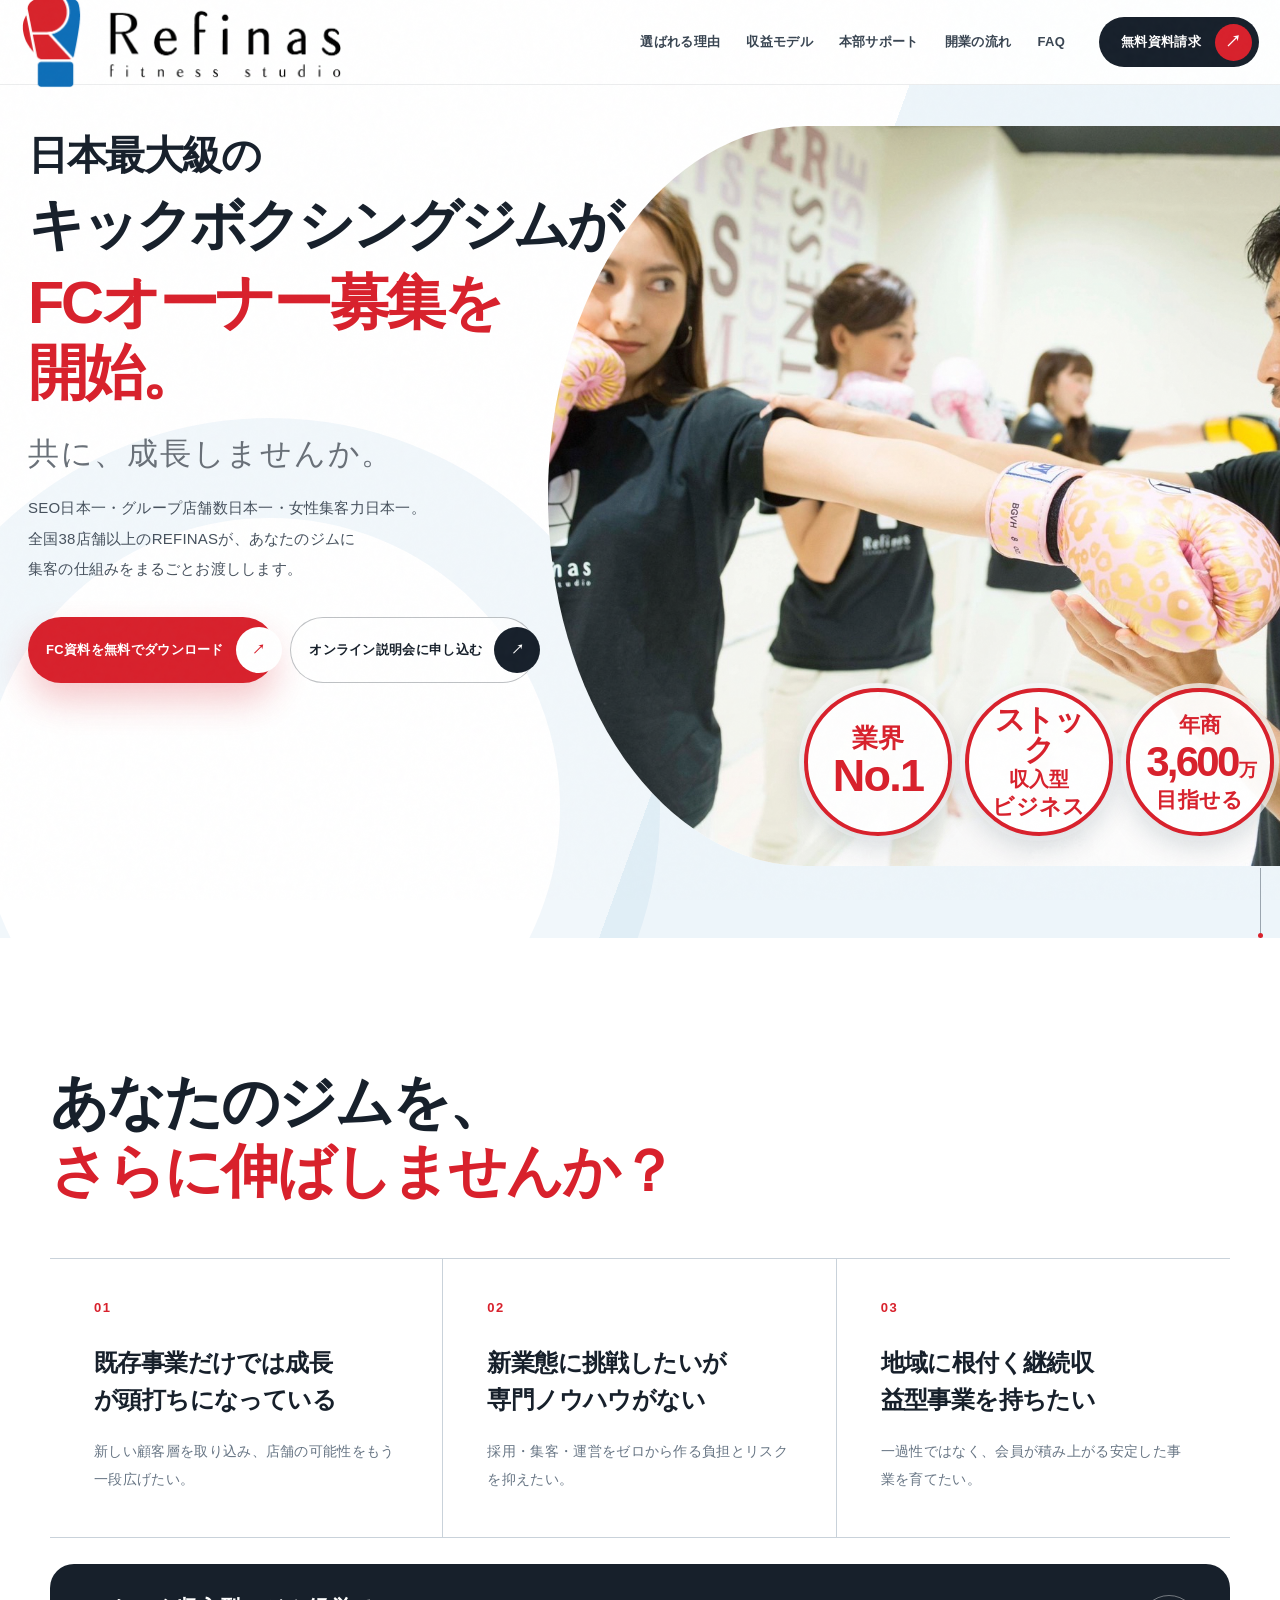
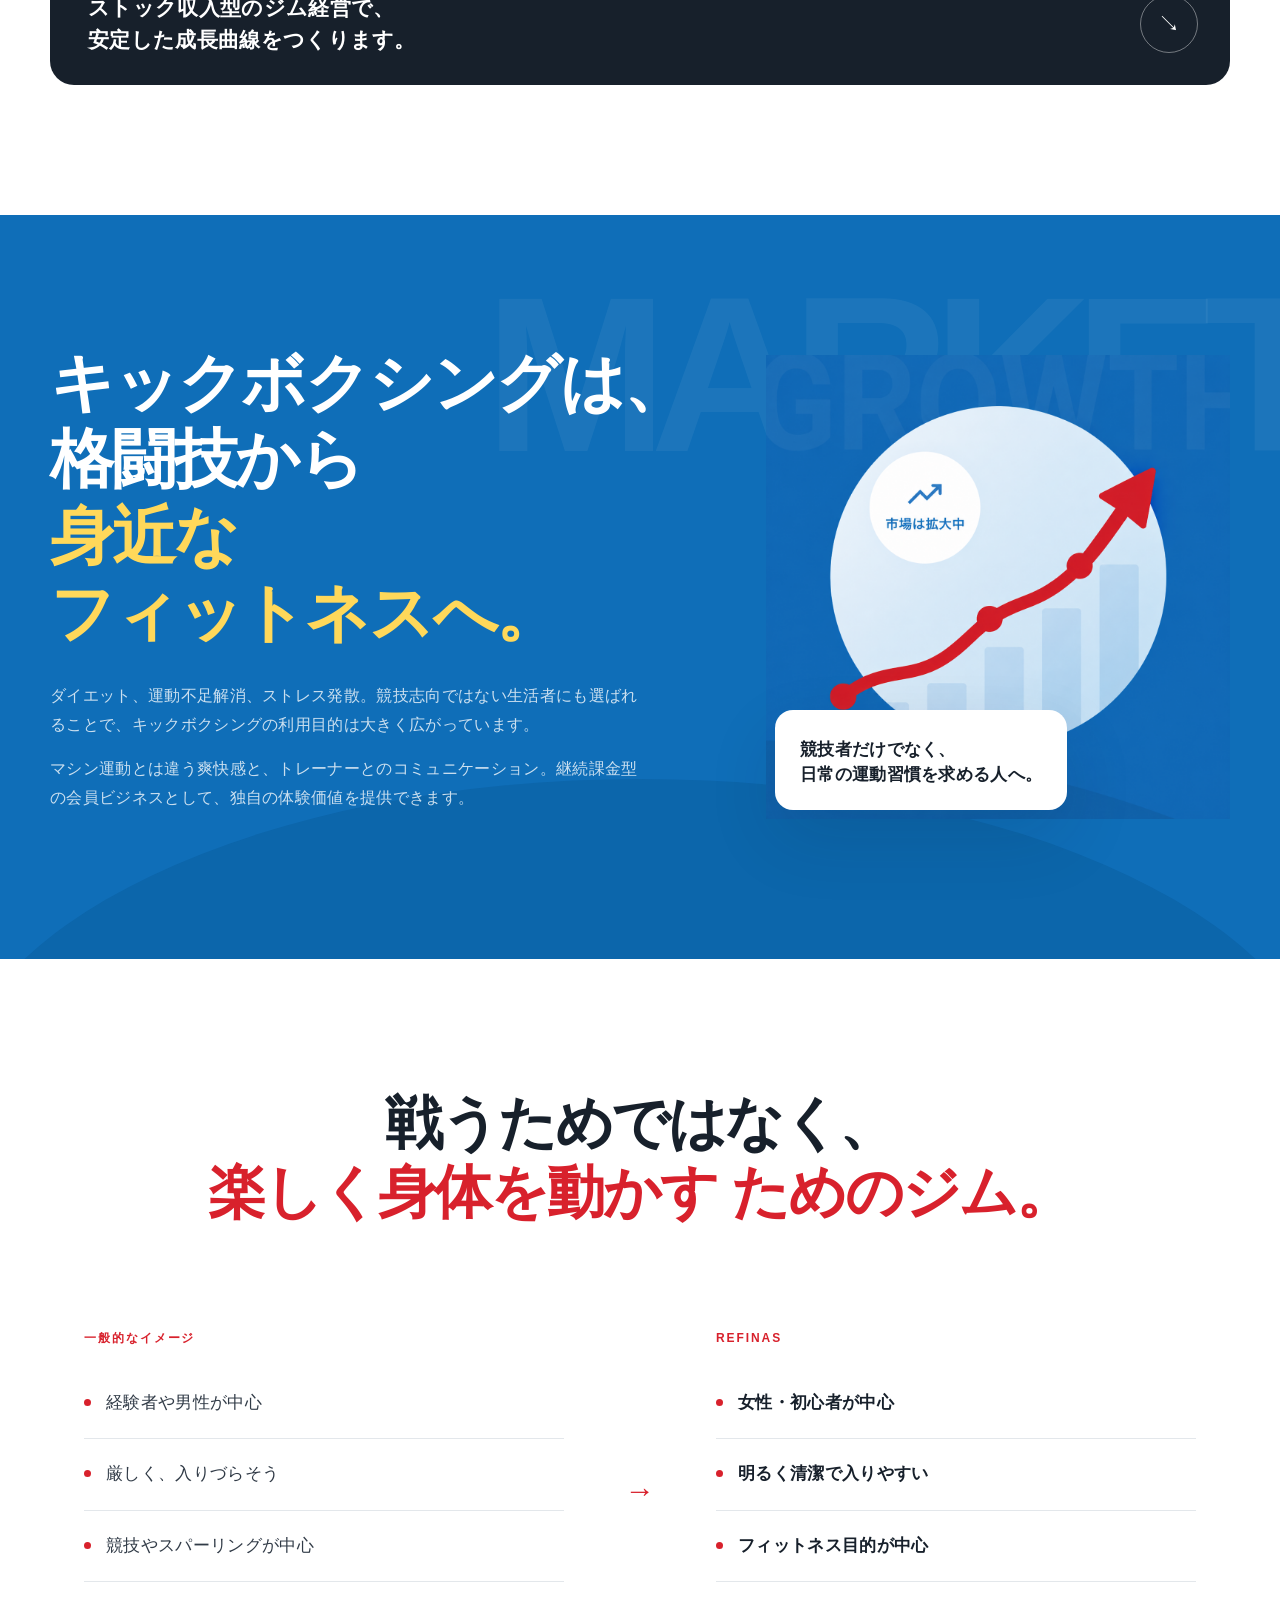
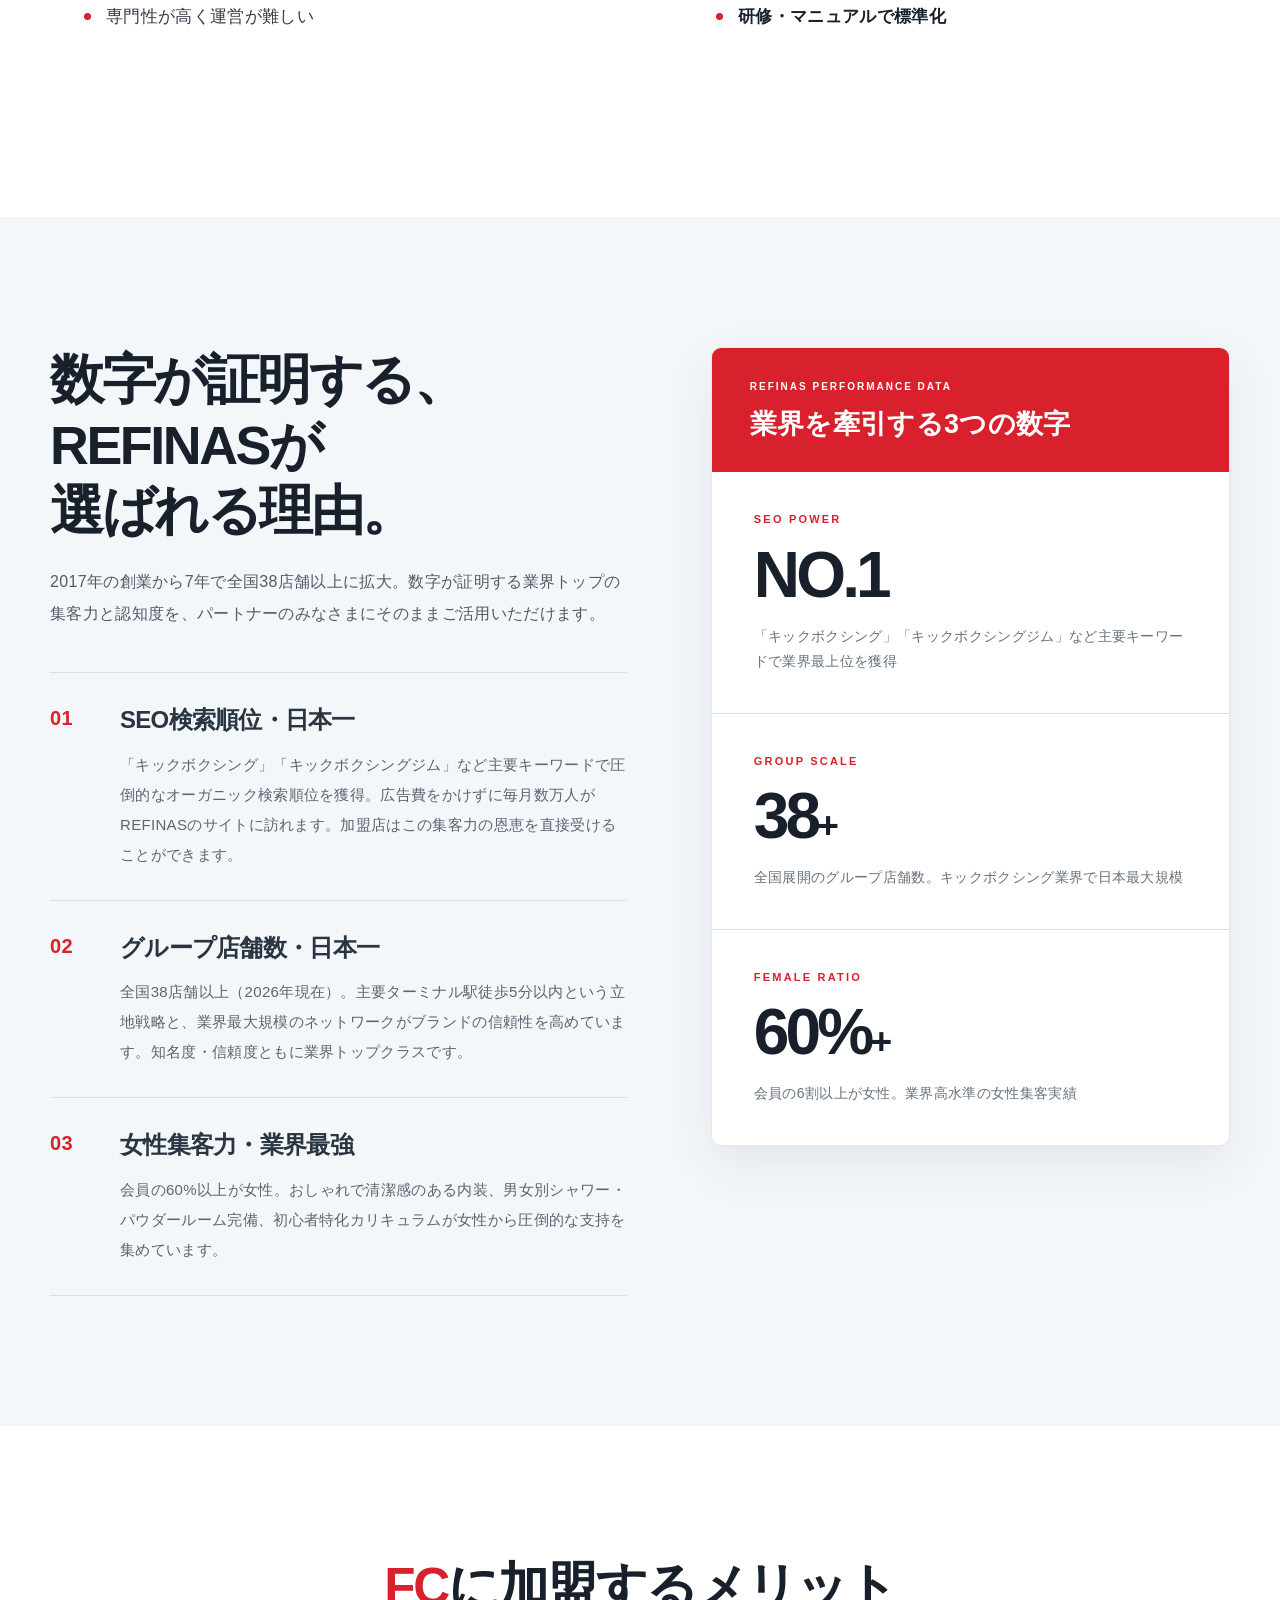
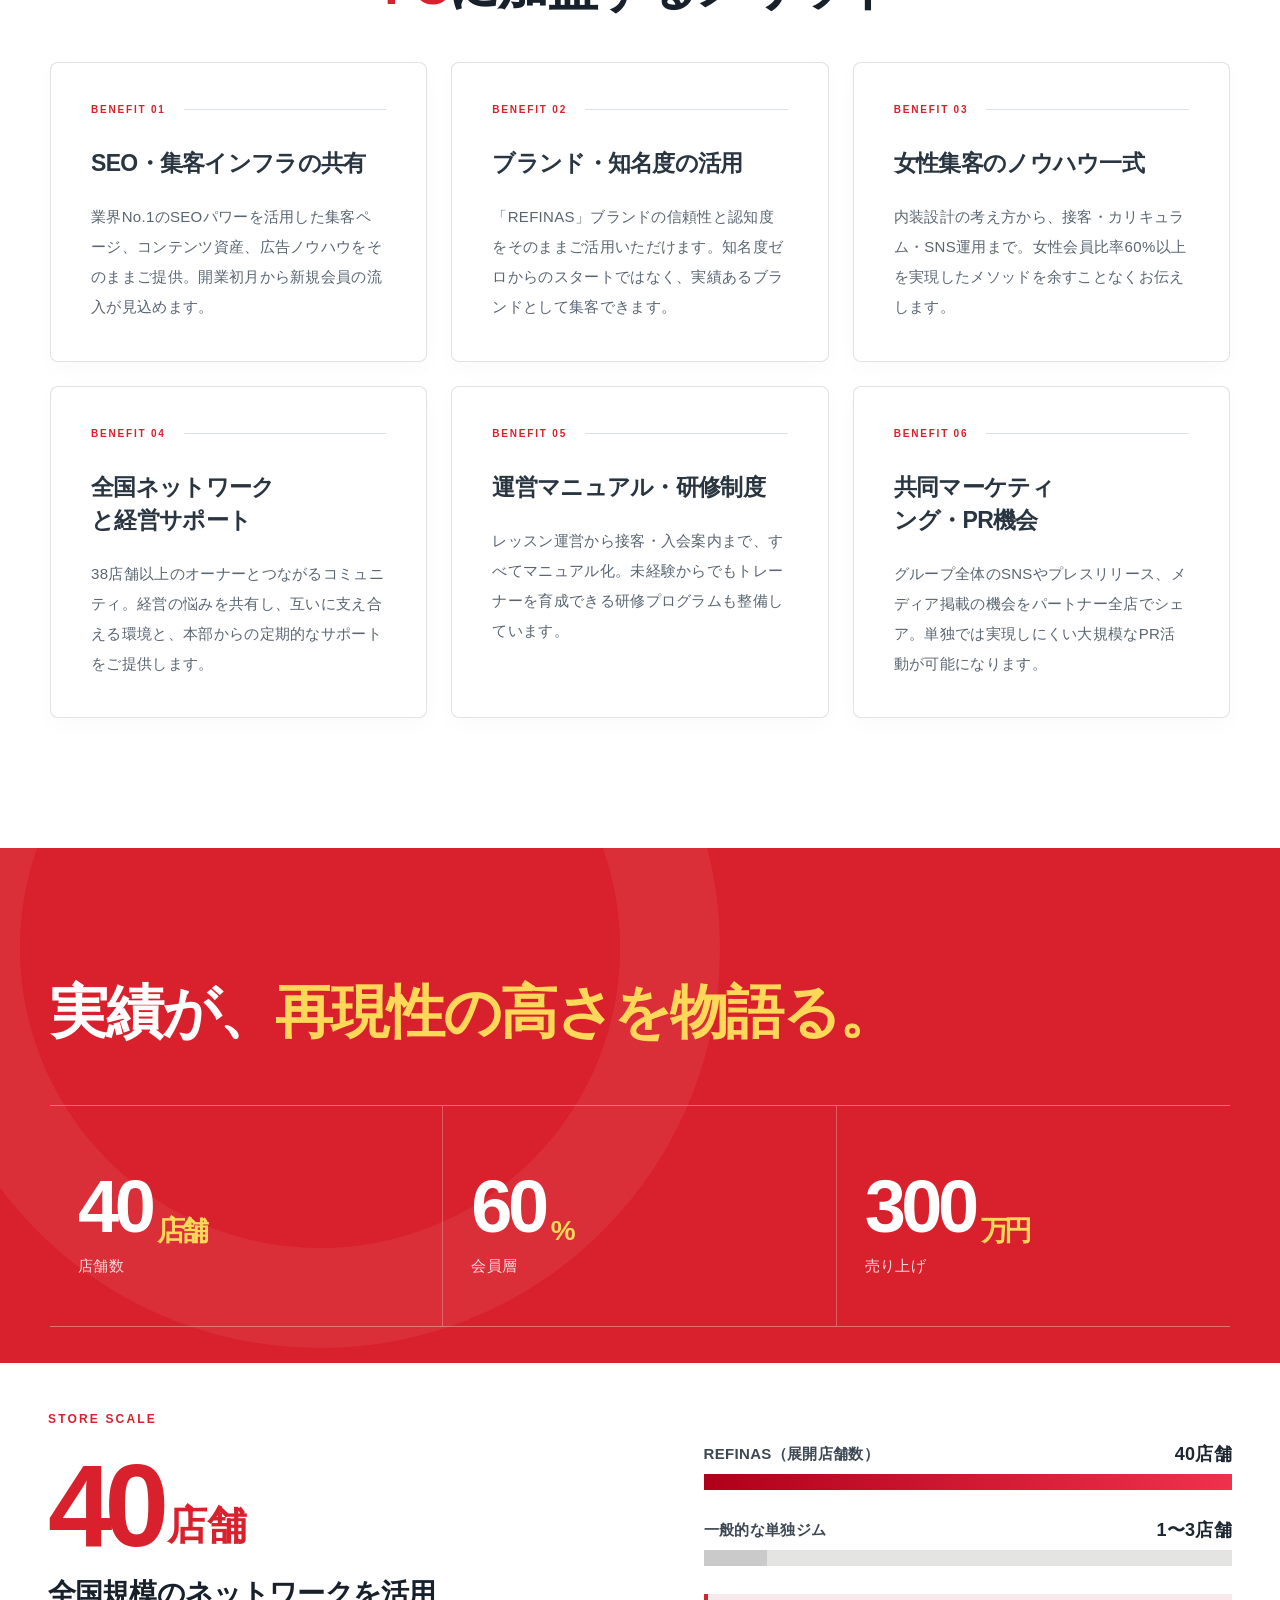
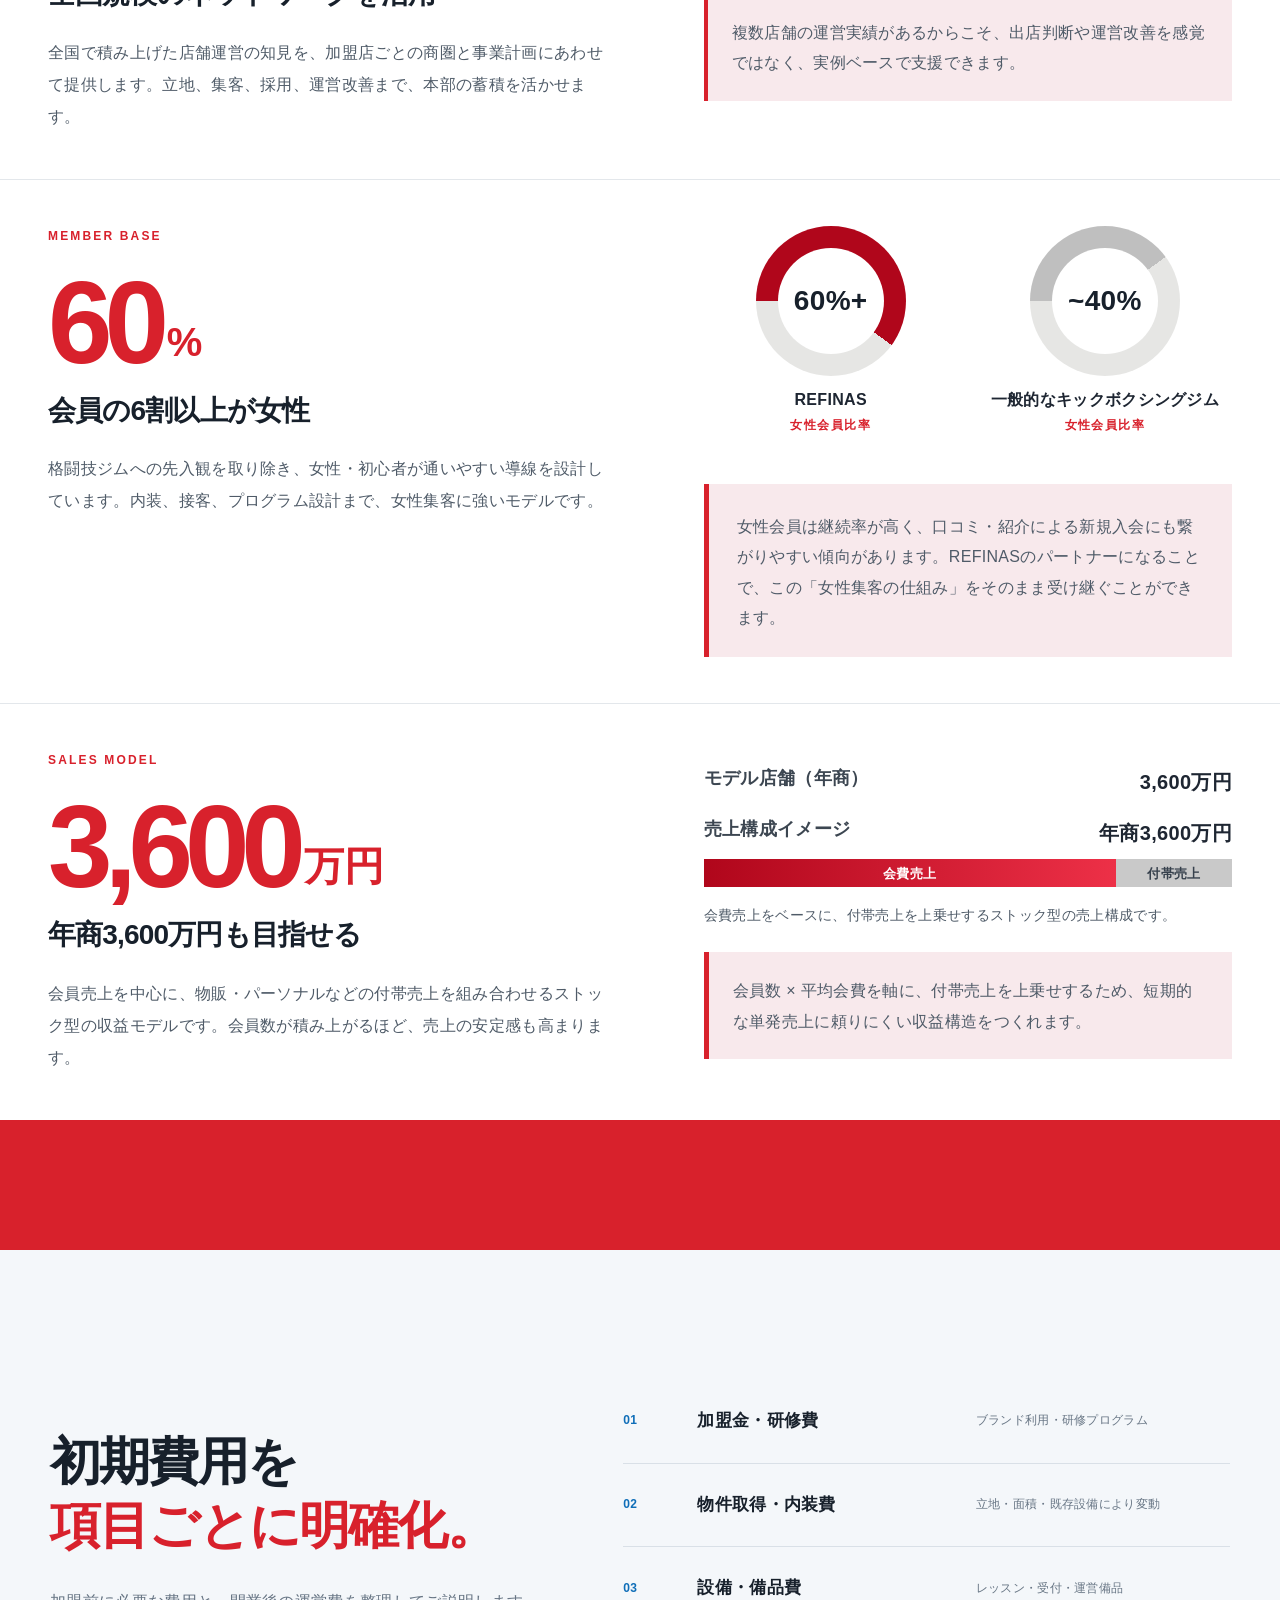
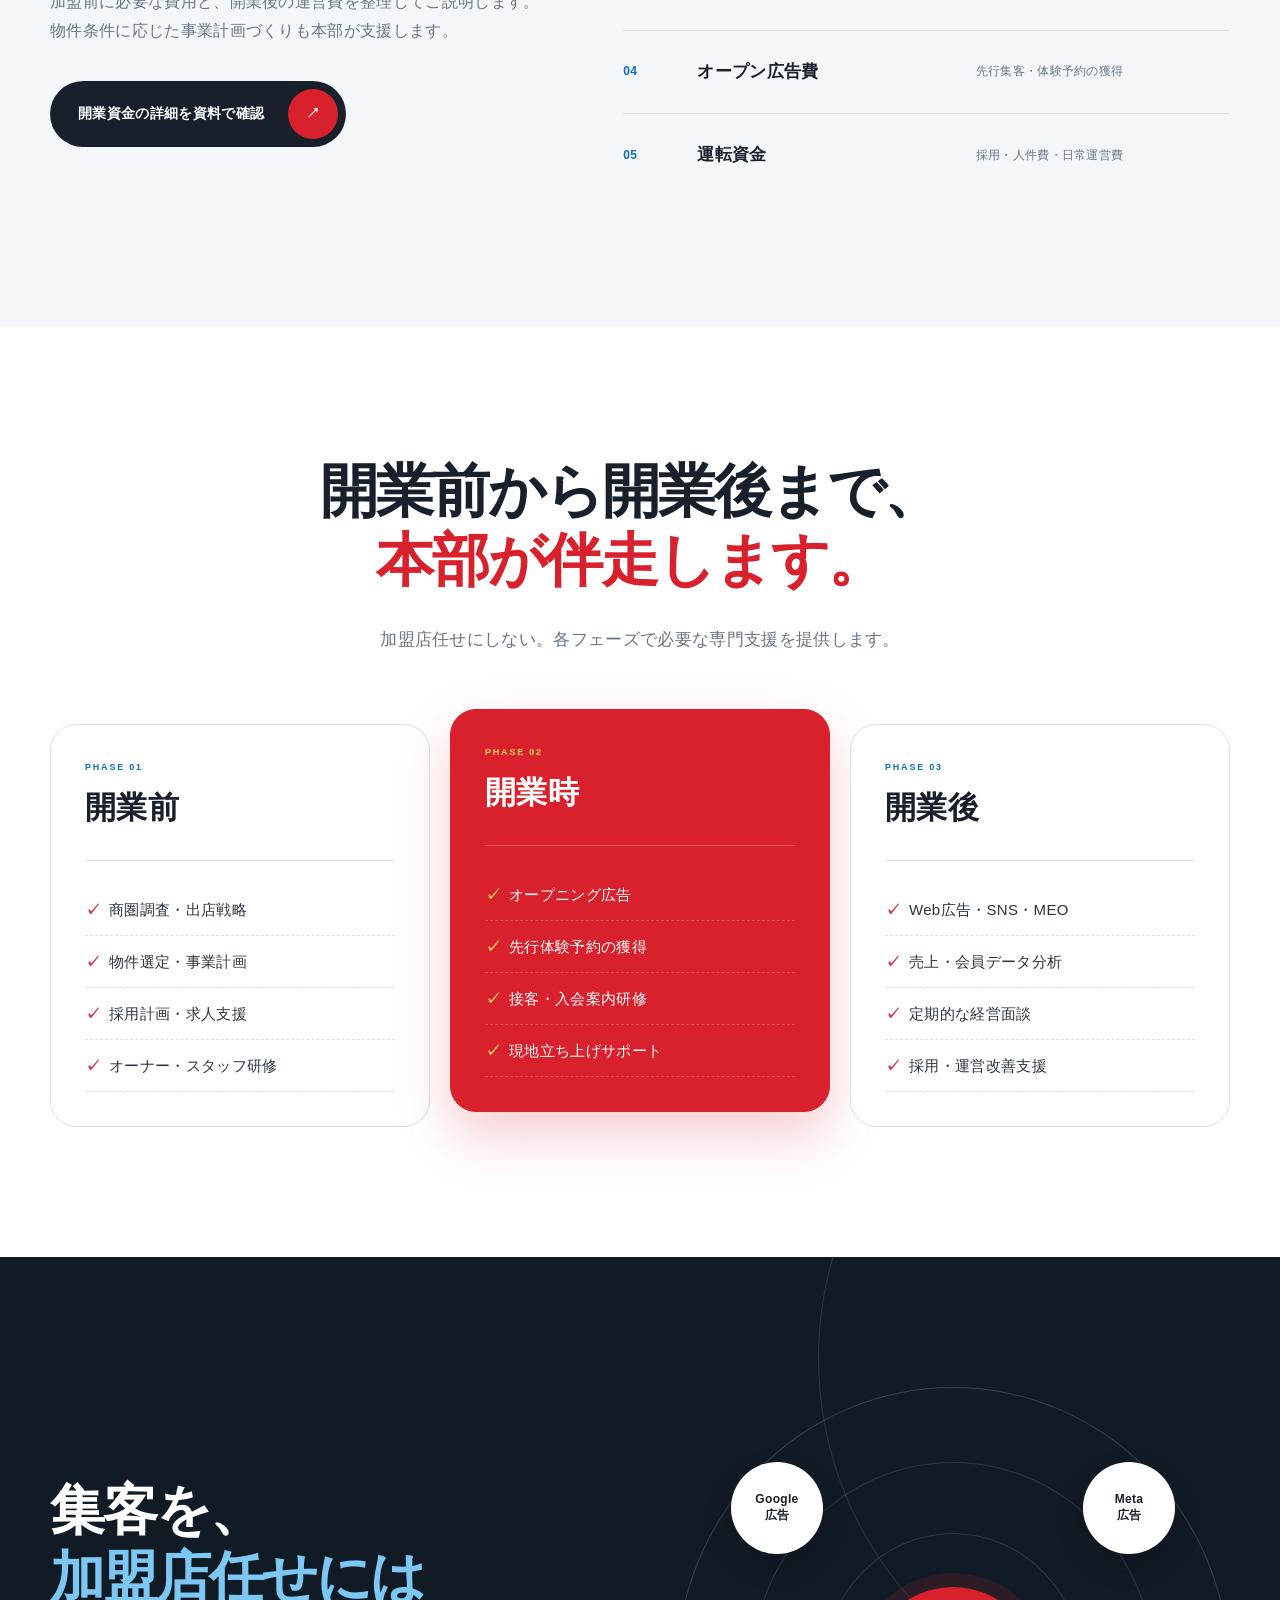
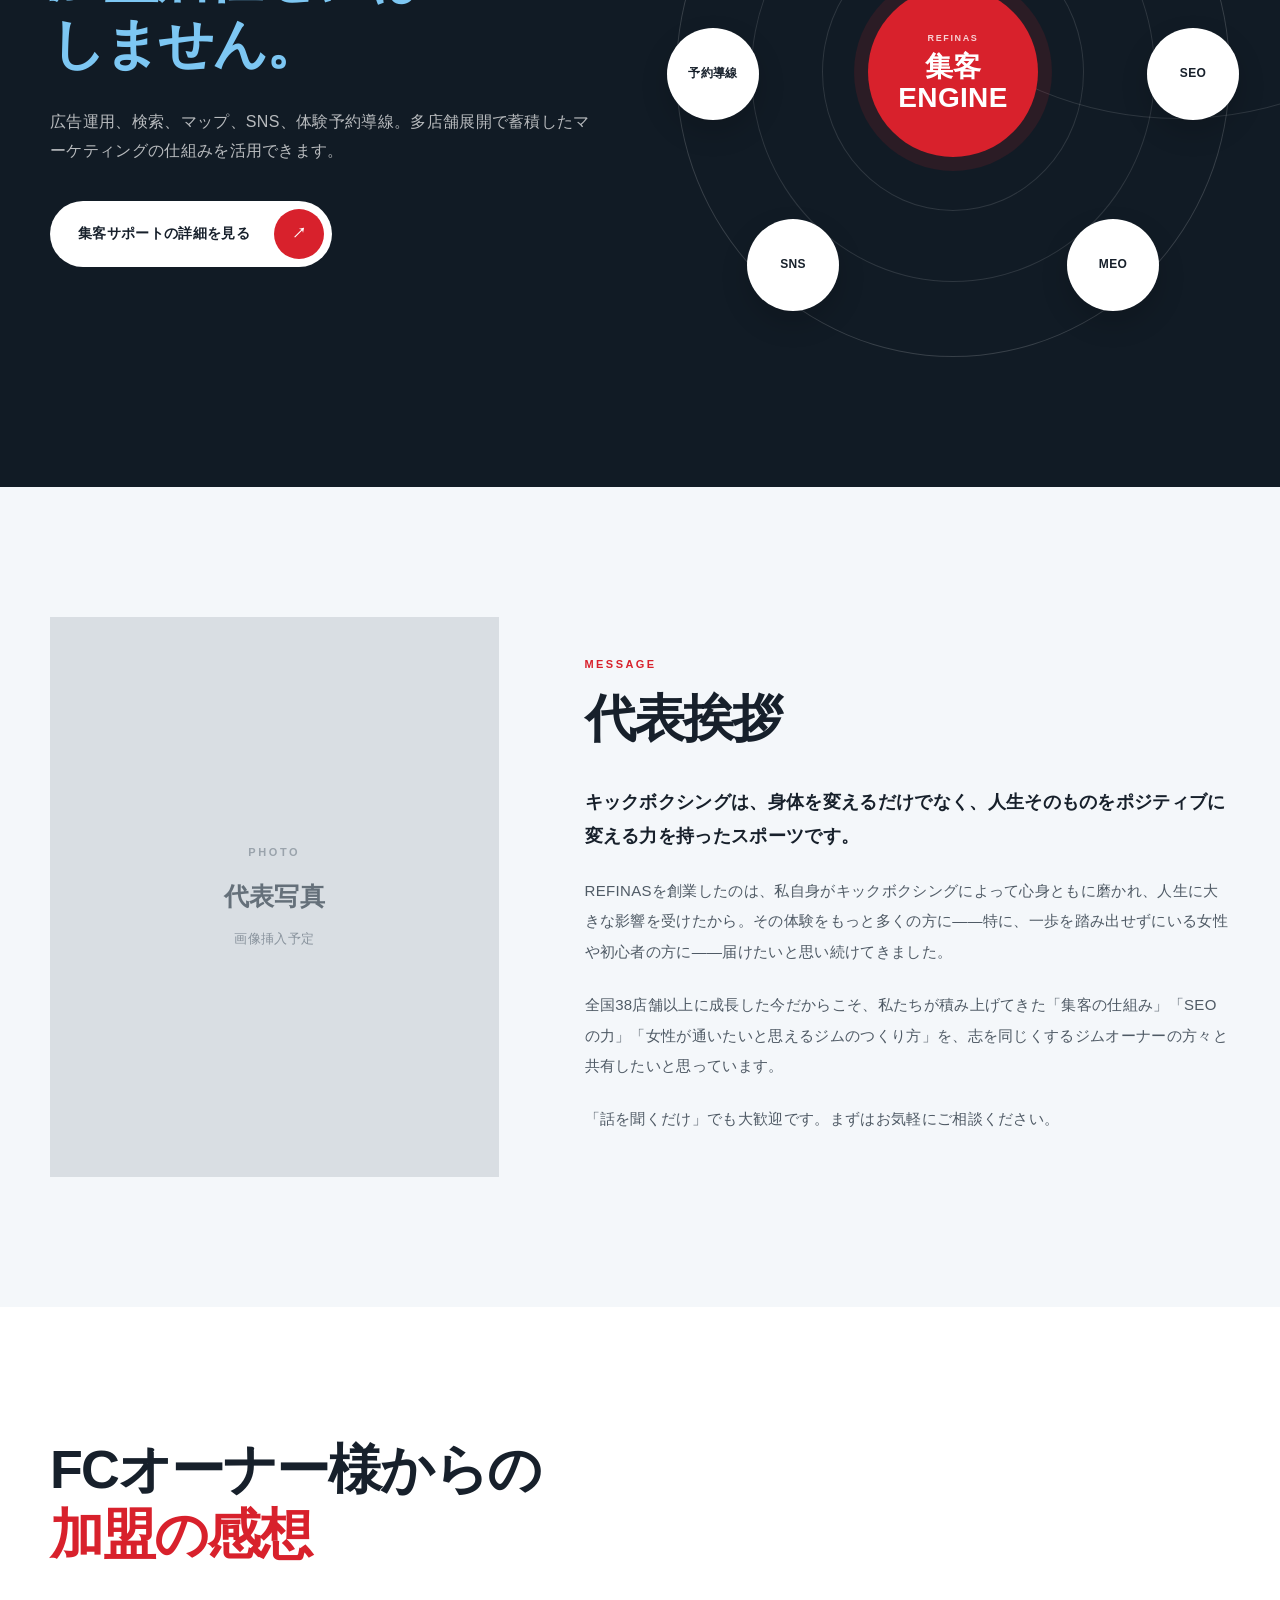
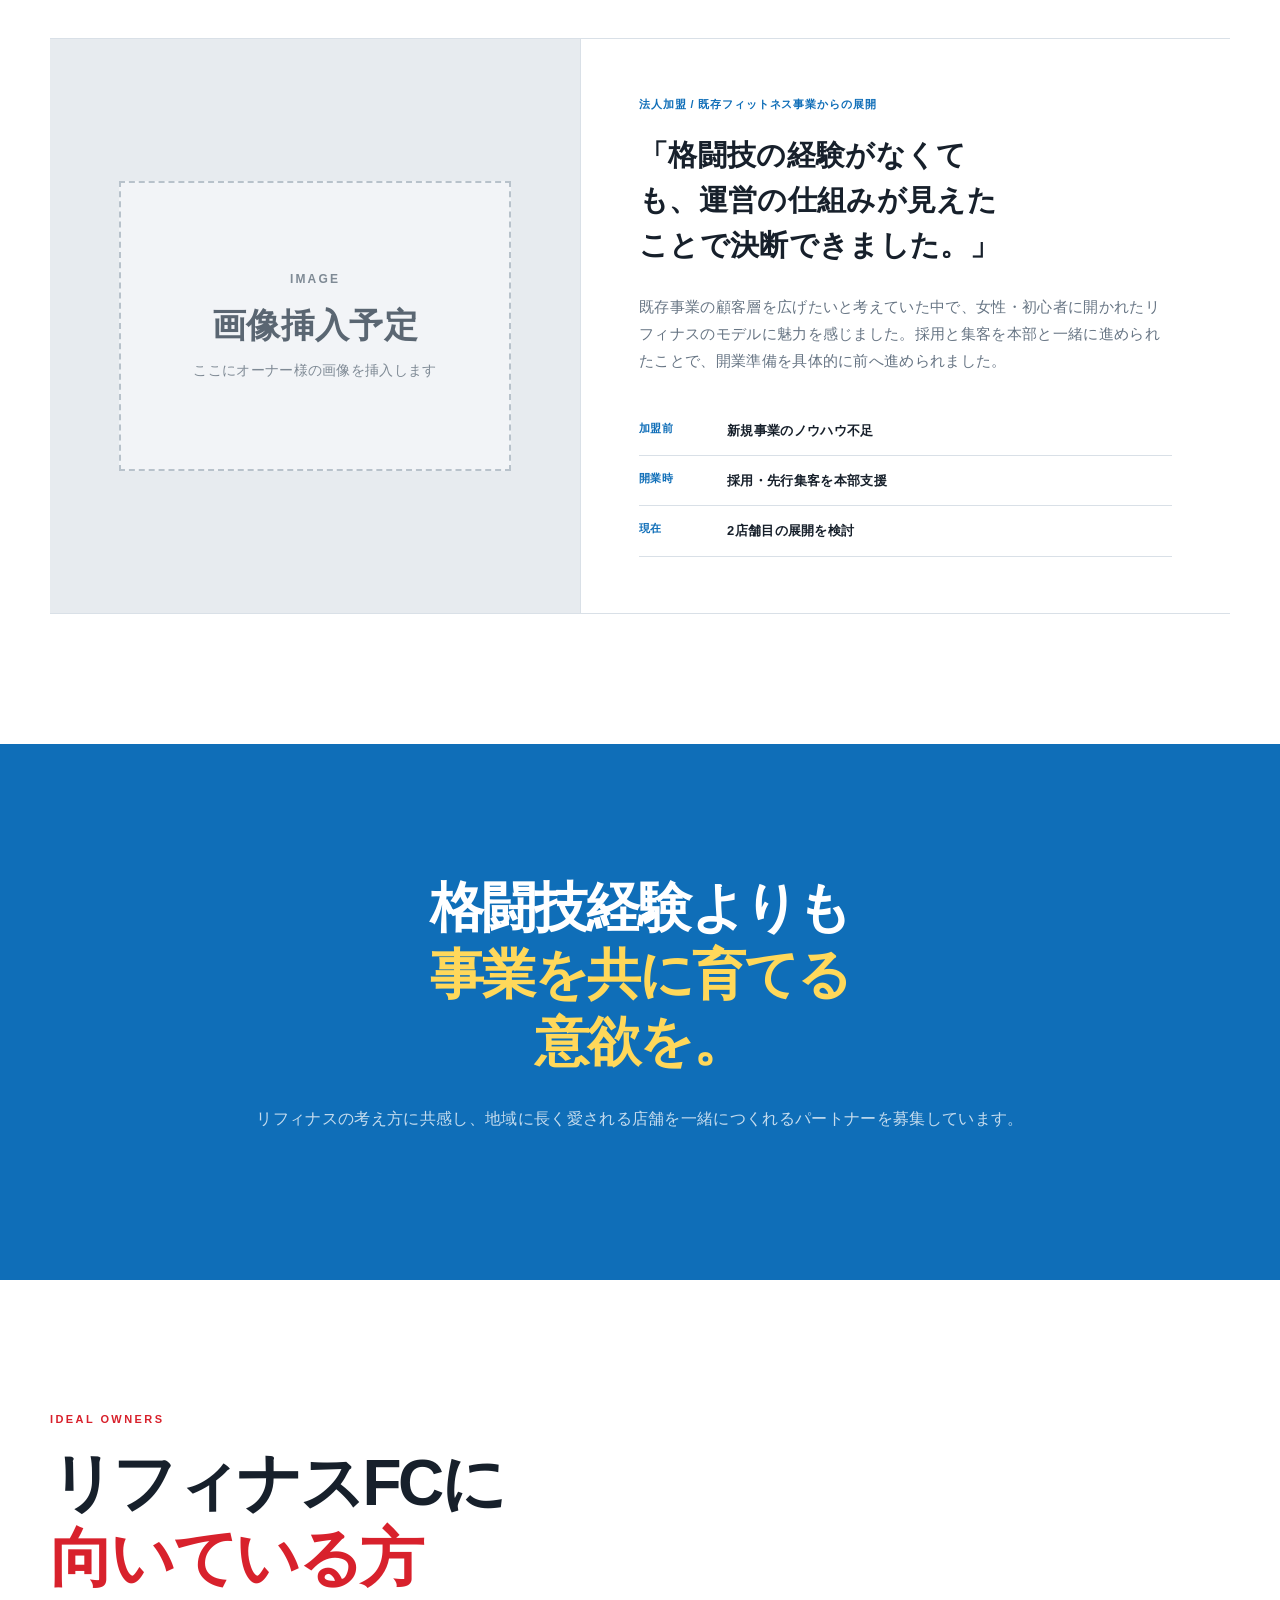
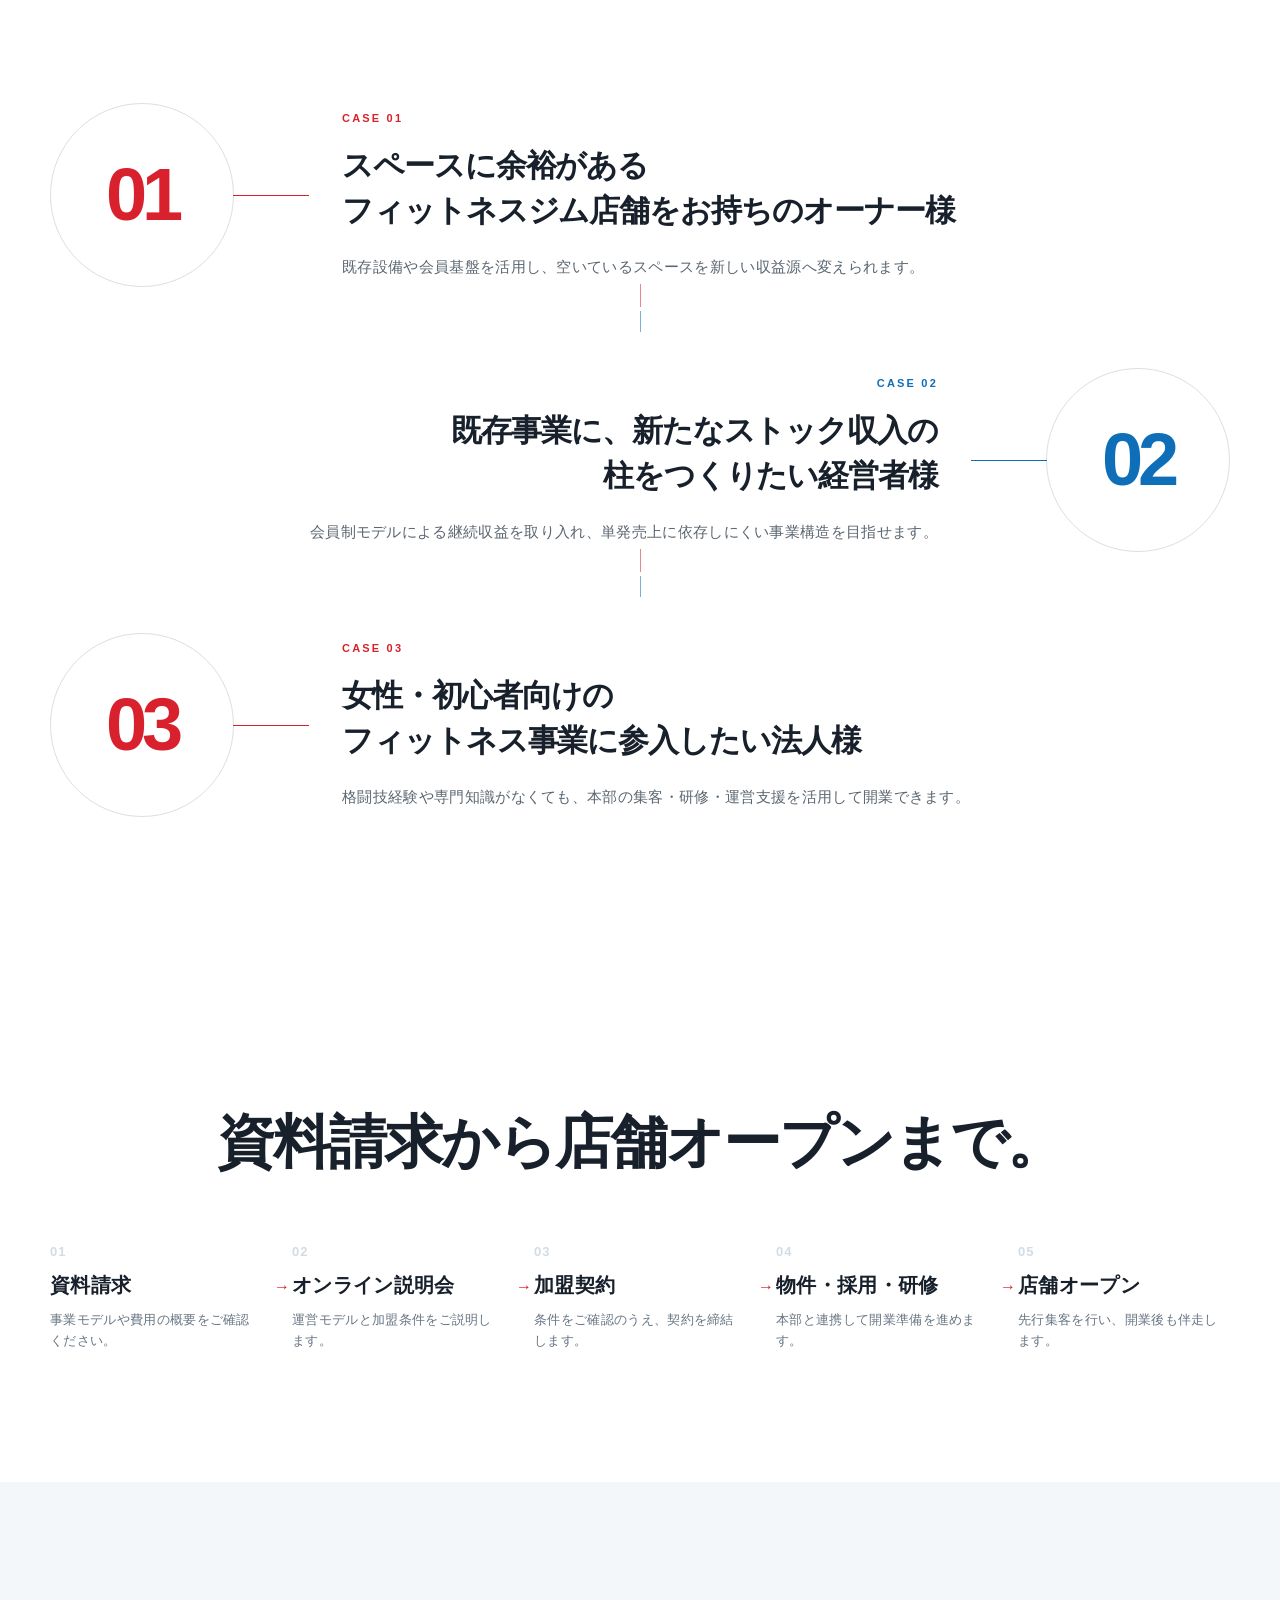
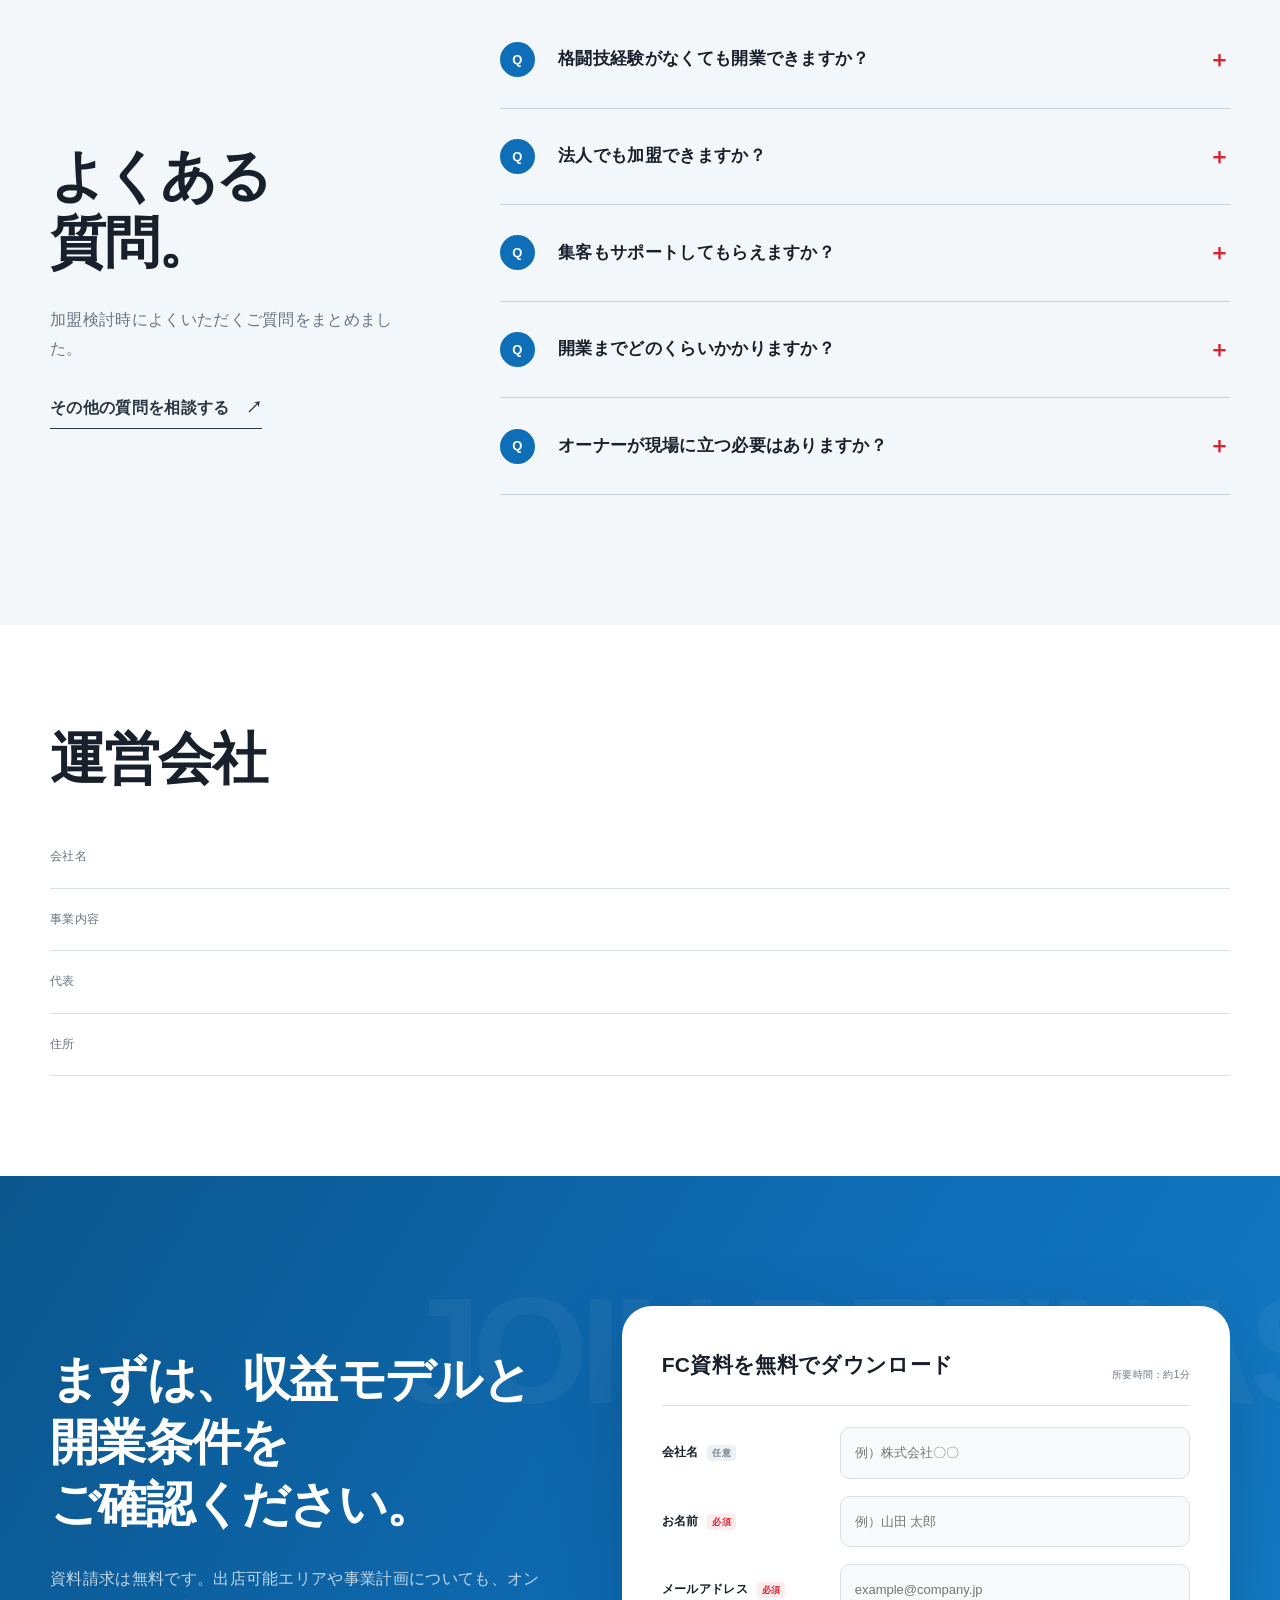
<file: index.html>
<!DOCTYPE html>
<html lang="ja"><head><meta http-equiv="Content-Type" content="text/html; charset=UTF-8">
<!-- Google Tag Manager -->
<script>(function(w,d,s,l,i){w[l]=w[l]||[];w[l].push({'gtm.start':
new Date().getTime(),event:'gtm.js'});var f=d.getElementsByTagName(s)[0],
j=d.createElement(s),dl=l!='dataLayer'?'&l='+l:'';j.async=true;j.src=
'https://www.googletagmanager.com/gtm.js?id='+i+dl;f.parentNode.insertBefore(j,f);
})(window,document,'script','dataLayer','GTM-PV9MM86W');</script>
<!-- End Google Tag Manager -->

<meta content="width=device-width, initial-scale=1, viewport-fit=cover" name="viewport">
<meta content="日本最大級のキックボクシングジム『リフィナス』のFC加盟募集。女性・初心者中心のフィットネス型ジムを、本部の集客・採用・運営支援で立ち上げます。" name="description">
<title>リフィナス FCオーナー募集</title>
<link href="./style.css" rel="stylesheet">
</head>
<body>
<!-- Google Tag Manager (noscript) -->
<noscript><iframe src="https://www.googletagmanager.com/ns.html?id=GTM-PV9MM86W"
height="0" width="0" style="display:none;visibility:hidden"></iframe></noscript>
<!-- End Google Tag Manager (noscript) -->
<div aria-hidden="true" class="page-noise"></div>
<header class="site-header" id="top">
<div class="header-inner">
<a aria-label="リフィナスFC TOP" class="brand" href="#top">
<img alt="Refinas fitness studio" class="brand-logo" src="./logo.png">
</a>
<nav aria-label="メインナビゲーション" class="desktop-nav">
<a href="#strength">選ばれる理由</a>
<a href="#results">収益モデル</a>
<a href="#support">本部サポート</a>
<a href="#flow">開業の流れ</a>
<a href="#faq">FAQ</a>
</nav>
<a class="header-cta" href="#contact"><span>無料資料請求</span><i aria-hidden="true">↗</i></a>
<button aria-controls="mobile-menu" aria-expanded="false" aria-label="メニューを開く" class="menu-button" type="button">
<span></span><span></span><span></span>
</button>
</div>
<div class="mobile-menu" hidden="" id="mobile-menu">
<div class="mobile-menu-inner">
<a href="#strength">選ばれる理由</a>
<a href="#results">収益モデル</a>
<a href="#support">本部サポート</a>
<a href="#flow">開業の流れ</a>
<a href="#faq">よくある質問</a>
<a class="mobile-menu-cta" href="#contact">FC資料を無料で見る <span>↗</span></a>
</div>
</div>
</header>
<main>
<section class="hero">
<div aria-hidden="true" class="hero-deco hero-deco-a"></div>
<div aria-hidden="true" class="hero-deco hero-deco-b"></div>
<div class="hero-inner">
<div class="hero-copy fade-up is-visible">
<h1>
<span class="hero-pretitle">日本最大級の</span>
<strong class="hero-main-line"><span class="nowrap">キックボクシング</span><span class="hero-gym">ジムが</span></strong>
<strong class="hero-recruit"><span>FCオーナー募集を</span><span>開始。</span></strong>
</h1>
<div class="hero-subcopy">
<p class="hero-subcopy-title">共に、成長しませんか。</p>
<p class="hero-lead">SEO日本一・グループ店舗数日本一・女性集客力日本一。<br>全国38店舗以上のREFINASが、あなたのジムに<br>集客の仕組みをまるごとお渡しします。</p>
</div>
<div class="hero-actions">
<a class="btn btn-primary" href="#contact"><span>FC資料を無料でダウンロード</span><i>↗</i></a>
<a class="btn btn-outline" href="#contact"><span>オンライン説明会に申し込む</span><i>↗</i></a>
</div>
</div>
<!-- HERO_SELECTED_FV_START -->
<div class="hero-visual hero-visual-selected fade-up is-visible" data-delay="100">
<div class="hero-card-main hero-card-selected">
<img alt="リフィナスの明るいスタジオでミット打ちをする女性と指導するトレーナー" src="./hero-photo.jpg">
<!-- HERO_BADGES_THREE_START -->
<ul aria-label="事業の特長" class="hero-photo-badges hero-photo-badges-three">
<li class="hero-photo-badge hero-photo-badge-no1"><span>業界</span><b>No.1</b></li>
<li class="hero-photo-badge hero-photo-badge-stock"><span class="hero-badge-stock-main">ストック</span><span class="hero-badge-stock-sub">収入型</span><b>ビジネス</b></li>
<li class="hero-photo-badge hero-photo-badge-sales"><span>年商</span><b>3,600<small>万</small></b><span>目指せる</span></li>
</ul>
<!-- HERO_BADGES_THREE_END -->
</div>
</div>
<!-- HERO_SELECTED_FV_END -->
</div>

<div class="hero-mobile-fv">
  <div class="hero-mobile-copy">
    <h1>
      <span class="hero-pretitle">日本最大級の</span>
      <strong class="hero-main-line"><span class="nowrap">キックボクシングジムが</span></strong>
      <strong class="hero-recruit"><span>FCオーナー募集を</span><span>開始。</span></strong>
    </h1>
    <div class="hero-subcopy hero-mobile-subcopy">
      <p class="hero-subcopy-title">共に、成長しませんか。</p>
      <p class="hero-lead">SEO日本一・グループ店舗数日本一・女性集客力日本一。<br>全国38店舗以上のREFINASが、あなたのジムに<br>集客の仕組みをまるごとお渡しします。</p>
    </div>
  </div>
  <div class="hero-mobile-visual" aria-hidden="true">
    <img alt="リフィナスの明るいスタジオでミット打ちをする女性" src="./hero-photo.jpg">
  </div>
  <ul aria-label="事業の特長" class="hero-mobile-badges">
    <li class="hero-mobile-badge hero-mobile-badge-no1"><span>業界</span><b>No.1</b></li>
    <li class="hero-mobile-badge hero-mobile-badge-stock"><span class="hero-badge-stock-main">ストック</span><span class="hero-badge-stock-sub">収入型</span><b>ビジネス</b></li>
    <li class="hero-mobile-badge hero-mobile-badge-sales"><span>年商</span><b>3,600<small>万</small></b><span>目指せる</span></li>
  </ul>
  <div class="hero-actions hero-mobile-actions">
    <a class="btn btn-primary" href="#contact"><span>FC資料を無料でダウンロード</span><i>↗</i></a>
    <a class="btn btn-outline" href="#contact"><span>オンライン説明会に申し込む</span><i>↗</i></a>
  </div>
</div>

<div aria-hidden="true" class="hero-scroll"><span>SCROLL</span><i></i></div>
</section>
<section class="problem section-pad" id="problem">
<div class="section-shell">
<div class="section-label fade-up"><span>01</span><small>YOUR NEXT GROWTH</small></div>
<div class="problem-heading fade-up is-visible">
<h2 class="heading-balance"><span>あなたのジムを、</span><em>さらに伸ばしませんか？</em></h2>

</div>
<div class="problem-grid">
<article class="problem-card fade-up is-visible">
<span class="card-index">01</span>
<h3>既存事業だけでは成長が頭打ちになっている</h3>
<p>新しい顧客層を取り込み、店舗の可能性をもう一段広げたい。</p>
</article>
<article class="problem-card fade-up is-visible" data-delay="80">
<span class="card-index">02</span>
<h3>新業態に挑戦したいが専門ノウハウがない</h3>
<p>採用・集客・運営をゼロから作る負担とリスクを抑えたい。</p>
</article>
<article class="problem-card fade-up is-visible" data-delay="160">
<span class="card-index">03</span>
<h3>地域に根付く継続収益型事業を持ちたい</h3>
<p>一過性ではなく、会員が積み上がる安定した事業を育てたい。</p>
</article>
</div>
<div class="solution-band fade-up is-visible">
<div><span>REFINAS FRANCHISE</span><b>ストック収入型のジム経営で、<br>安定した成長曲線をつくります。</b></div>
<a aria-label="選ばれる理由へ" href="#strength">↘</a>
</div>
</div>
</section>
<section class="market section-pad bg-blue" id="market">
<div aria-hidden="true" class="market-wave"></div>
<div class="section-shell market-grid">
<div class="market-copy fade-up is-visible">
<div class="section-label section-label-light"><span>02</span><small>MARKET OPPORTUNITY</small></div>
<h2 class="heading-stack"><span><span class="nowrap">キックボクシング</span>は、</span><span>格闘技から</span><em>身近なフィットネスへ。</em></h2>
<p>ダイエット、運動不足解消、ストレス発散。競技志向ではない生活者にも選ばれることで、<span class="nowrap">キックボクシング</span>の利用目的は大きく広がっています。</p>
<p>マシン運動とは違う爽快感と、トレーナーとのコミュニケーション。継続課金型の会員ビジネスとして、独自の体験価値を提供できます。</p>
</div>
<div class="market-visual fade-up is-visible" data-delay="100">
<img alt="フィットネス市場の広がりを表現したイラスト" src="./market-growth.png">
<div class="market-caption"><span>FROM FIGHT TO FITNESS</span><b>競技者だけでなく、<br>日常の運動習慣を求める人へ。</b></div>
</div>
</div>
</section>
<section class="difference section-pad" id="difference">
<div class="section-shell">
<div class="section-label fade-up"><span>03</span><small>BEGINNER FRIENDLY</small></div>
<div class="center-heading fade-up is-visible">
<p class="kicker">THE DIFFERENCE</p>
<h2 class="heading-stack"><span>戦うためではなく、</span><em><span class="nowrap">楽しく身体を動かす</span><span class="nowrap">ためのジム。</span></em></h2>

</div>
<div class="compare-wrap fade-up is-visible">
<div class="compare-card compare-old">
<span class="compare-tag">一般的なイメージ</span>
<ul>
<li>経験者や男性が中心</li>
<li>厳しく、入りづらそう</li>
<li>競技やスパーリングが中心</li>
<li>専門性が高く運営が難しい</li>
</ul>
</div>
<div aria-hidden="true" class="compare-arrow"><span>CHANGE</span><i>→</i></div>
<div class="compare-card compare-new">
<span class="compare-tag">REFINAS</span>
<ul>
<li><b>女性・初心者が中心</b></li>
<li><b>明るく清潔で入りやすい</b></li>
<li><b>フィットネス目的が中心</b></li>
<li><b>研修・マニュアルで標準化</b></li>
</ul>
</div>
</div>
</div>
</section>
<section class="strength section-pad bg-soft" id="strength">
<div class="section-shell strength-feature-layout">
<div class="strength-feature-copy fade-up is-visible">
<h2 class="heading-stack"><span>数字が証明する、</span><span>REFINASが<span class="nowrap">選ばれる理由。</span></span></h2>
<p class="strength-intro">2017年の創業から7年で全国38店舗以上に拡大。数字が証明する業界トップの集客力と認知度を、パートナーのみなさまにそのままご活用いただけます。</p>
<ol class="reason-list">
<li>
<span class="reason-no">01</span>
<div><h3>SEO検索順位・日本一</h3><p>「<span class="nowrap">キックボクシング</span>」「<span class="nowrap">キックボクシング</span>ジム」など主要キーワードで圧倒的なオーガニック検索順位を獲得。広告費をかけずに毎月数万人がREFINASのサイトに訪れます。加盟店はこの集客力の恩恵を直接受けることができます。</p></div>
</li>
<li>
<span class="reason-no">02</span>
<div><h3>グループ店舗数・日本一</h3><p>全国38店舗以上（2026年現在）。主要ターミナル駅徒歩5分以内という立地戦略と、業界最大規模のネットワークがブランドの信頼性を高めています。知名度・信頼度ともに業界トップクラスです。</p></div>
</li>
<li>
<span class="reason-no">03</span>
<div><h3>女性集客力・業界最強</h3><p>会員の60%以上が女性。おしゃれで清潔感のある内装、男女別シャワー・パウダールーム完備、初心者特化カリキュラムが女性から圧倒的な支持を集めています。</p></div>
</li>
</ol>
</div>
<aside aria-label="REFINASの実績データ" class="performance-card fade-up is-visible" data-delay="100">
<header><small>REFINAS PERFORMANCE DATA</small><h3>業界を牽引する3つの数字</h3></header>
<div class="performance-item"><small>SEO POWER</small><b>NO.1</b><p>「<span class="nowrap">キックボクシング</span>」「<span class="nowrap">キックボクシング</span>ジム」など主要キーワードで業界最上位を獲得</p></div>
<div class="performance-item"><small>GROUP SCALE</small><b>38<span>+</span></b><p>全国展開のグループ店舗数。<span class="nowrap">キックボクシング</span>業界で日本最大規模</p></div>
<div class="performance-item"><small>FEMALE RATIO</small><b>60%<span>+</span></b><p>会員の6割以上が女性。業界高水準の女性集客実績</p></div>
</aside>
</div>
</section>
<section class="benefits section-pad" id="benefits">
<div class="section-shell">
<div class="benefits-heading fade-up is-visible"><h2><em>FC</em>に加盟するメリット</h2></div>
<div class="benefits-grid">
<article class="benefit-card fade-up is-visible"><small>BENEFIT 01</small><h3>SEO・集客インフラの共有</h3><p>業界No.1のSEOパワーを活用した集客ページ、コンテンツ資産、広告ノウハウをそのままご提供。開業初月から新規会員の流入が見込めます。</p></article>
<article class="benefit-card fade-up is-visible" data-delay="40"><small>BENEFIT 02</small><h3>ブランド・知名度の活用</h3><p>「REFINAS」ブランドの信頼性と認知度をそのままご活用いただけます。知名度ゼロからのスタートではなく、実績あるブランドとして集客できます。</p></article>
<article class="benefit-card fade-up is-visible" data-delay="80"><small>BENEFIT 03</small><h3>女性集客のノウハウ一式</h3><p>内装設計の考え方から、接客・カリキュラム・SNS運用まで。女性会員比率60%以上を実現したメソッドを余すことなくお伝えします。</p></article>
<article class="benefit-card fade-up is-visible"><small>BENEFIT 04</small><h3>全国ネットワークと経営サポート</h3><p>38店舗以上のオーナーとつながるコミュニティ。経営の悩みを共有し、互いに支え合える環境と、本部からの定期的なサポートをご提供します。</p></article>
<article class="benefit-card fade-up is-visible" data-delay="40"><small>BENEFIT 05</small><h3>運営マニュアル・研修制度</h3><p>レッスン運営から接客・入会案内まで、すべてマニュアル化。未経験からでもトレーナーを育成できる研修プログラムも整備しています。</p></article>
<article class="benefit-card fade-up is-visible" data-delay="80"><small>BENEFIT 06</small><h3>共同マーケティング・PR機会</h3><p>グループ全体のSNSやプレスリリース、メディア掲載の機会をパートナー全店でシェア。単独では実現しにくい大規模なPR活動が可能になります。</p></article>
</div>
</div>
</section>
<section class="numbers section-pad bg-red" id="results">
<div class="section-shell">
<div class="numbers-head fade-up is-visible">
<div class="section-label section-label-light"><span>05</span><small>TRACK RECORD</small></div>
<h2 class="heading-balance"><span>実績が、</span><em>再現性の高さを物語る。</em></h2>

</div>
<div class="numbers-grid numbers-grid-3">
<div class="number-item fade-up is-visible"><b>40<span>店舗</span></b><p>店舗数</p></div>
<div class="number-item fade-up is-visible" data-delay="80"><b>60<span>%</span></b><p>会員層</p></div>
<div class="number-item fade-up is-visible" data-delay="160"><b>300<span>万円</span></b><p>売り上げ</p></div>
</div>
<div class="numbers-detail-list">
<article class="numbers-detail-card fade-up is-visible">
<div class="numbers-detail-main">
<small>STORE SCALE</small>
<div class="detail-metric"><b>40</b><span>店舗</span></div>
<h3>全国規模のネットワークを活用</h3>
<p>全国で積み上げた店舗運営の知見を、加盟店ごとの商圏と事業計画にあわせて提供します。立地、集客、採用、運営改善まで、本部の蓄積を活かせます。</p>
</div>
<div class="numbers-detail-side">
<div class="detail-compare-row"><span>REFINAS（展開店舗数）</span><strong>40店舗</strong><i><em style="width:100%"></em></i></div>
<div class="detail-compare-row"><span>一般的な単独ジム</span><strong>1〜3店舗</strong><i><em class="sub" style="width:12%"></em></i></div>
<div class="detail-highlight">複数店舗の運営実績があるからこそ、出店判断や運営改善を感覚ではなく、実例ベースで支援できます。</div>
</div>
</article>
<article class="numbers-detail-card fade-up is-visible" data-delay="80">
<div class="numbers-detail-main">
<small>MEMBER BASE</small>
<div class="detail-metric"><b>60</b><span>%</span></div>
<h3>会員の6割以上が女性</h3>
<p>格闘技ジムへの先入観を取り除き、女性・初心者が通いやすい導線を設計しています。内装、接客、プログラム設計まで、女性集客に強いモデルです。</p>
</div>
<div class="numbers-detail-side member-detail-side">
<div class="female-compare female-compare-donut">
<div class="female-donut-grid" aria-label="女性会員比率の比較">
<div class="female-donut-card female-donut-card-main">
<div class="female-donut-ring" style="--pct:60"><span>60%+</span></div>
<div class="female-donut-label">REFINAS<small>女性会員比率</small></div>
</div>
<div class="female-donut-card female-donut-card-sub">
<div class="female-donut-ring" style="--pct:40"><span>~40%</span></div>
<div class="female-donut-label">一般的なキックボクシングジム<small>女性会員比率</small></div>
</div>
</div>
<div class="female-note">女性会員は継続率が高く、口コミ・紹介による新規入会にも繋がりやすい傾向があります。REFINASのパートナーになることで、この「女性集客の仕組み」をそのまま受け継ぐことができます。</div>
</div>
</div>
</article>
<article class="numbers-detail-card fade-up is-visible" data-delay="160">
<div class="numbers-detail-main">
<small>SALES MODEL</small>
<div class="detail-metric"><b>3,600</b><span>万円</span></div>
<h3>年商3,600万円も目指せる</h3>
<p>会員売上を中心に、物販・パーソナルなどの付帯売上を組み合わせるストック型の収益モデルです。会員数が積み上がるほど、売上の安定感も高まります。</p>
</div>
<div class="numbers-detail-side sales-detail-side">
<div class="sales-figure sales-figure-stacked">
<div class="sales-figure-head">
<div class="sales-line"><span>モデル店舗（年商）</span><strong>3,600万円</strong></div>
</div>
<div class="sales-stack-chart" aria-label="年商3,600万円の売上構成">
<div class="sales-stack-head"><span>売上構成イメージ</span><strong>年商3,600万円</strong></div>
<div class="sales-stack-track" role="img" aria-label="会費売上と付帯売上の積み上げ棒グラフ">
<div class="sales-stack-segment sales-stack-member" style="width:78%"><span>会費売上</span></div>
<div class="sales-stack-segment sales-stack-addon" style="width:22%"><span>付帯売上</span></div>
</div>
<div class="sales-stack-caption">会費売上をベースに、付帯売上を上乗せするストック型の売上構成です。</div>
</div>
<div class="sales-note-box">会員数 × 平均会費を軸に、付帯売上を上乗せするため、短期的な単発売上に頼りにくい収益構造をつくれます。</div>
</div>
</div>
</article>
</div>

</div>
</section>

<section class="cost section-pad bg-soft" id="cost">
<div class="section-shell cost-grid">
<div class="cost-copy fade-up is-visible">
<div class="section-label"><span>07</span><small>INITIAL COST</small></div>
<h2 class="phrase-heading cost-heading"><span>初期費用を</span><em>項目ごとに明確化。</em></h2>
<p>加盟前に必要な費用と、開業後の運営費を整理してご説明します。物件条件に応じた事業計画づくりも本部が支援します。</p>
<a class="btn btn-dark" href="#contact"><span>開業資金の詳細を資料で確認</span><i>↗</i></a>
</div>
<div class="cost-list fade-up is-visible" data-delay="100">
<div><span>01</span><b>加盟金・研修費</b><small>ブランド利用・研修プログラム</small></div>
<div><span>02</span><b>物件取得・内装費</b><small>立地・面積・既存設備により変動</small></div>
<div><span>03</span><b>設備・備品費</b><small>レッスン・受付・運営備品</small></div>
<div><span>04</span><b>オープン広告費</b><small>先行集客・体験予約の獲得</small></div>
<div><span>05</span><b>運転資金</b><small>採用・人件費・日常運営費</small></div>
</div>
</div>
</section>
<section class="support section-pad" id="support">
<div class="section-shell">
<div class="center-heading fade-up is-visible">
<div class="section-label center-label"><span>08</span><small>FULL SUPPORT</small></div>
<h2 class="heading-balance"><span class="nowrap">開業前から開業後まで、</span><em>本部が伴走します。</em></h2>
<p>加盟店任せにしない。各フェーズで必要な専門支援を提供します。</p>
</div>
<div class="support-timeline">
<article class="support-card fade-up is-visible">
<div class="support-phase"><span>PHASE 01</span><b>開業前</b></div>
<ul><li>商圏調査・出店戦略</li><li>物件選定・事業計画</li><li>採用計画・求人支援</li><li>オーナー・スタッフ研修</li></ul>
</article>
<article class="support-card is-primary fade-up is-visible" data-delay="100">
<div class="support-phase"><span>PHASE 02</span><b>開業時</b></div>
<ul><li>オープニング広告</li><li>先行体験予約の獲得</li><li>接客・入会案内研修</li><li>現地立ち上げサポート</li></ul>
</article>
<article class="support-card fade-up is-visible" data-delay="200">
<div class="support-phase"><span>PHASE 03</span><b>開業後</b></div>
<ul><li>Web広告・SNS・MEO</li><li>売上・会員データ分析</li><li>定期的な経営面談</li><li>採用・運営改善支援</li></ul>
</article>
</div>
</div>
</section>
<section class="marketing section-pad bg-dark" id="marketing">
<div class="section-shell marketing-grid">
<div class="marketing-copy fade-up is-visible">
<div class="section-label section-label-light"><span>09</span><small>MARKETING SYSTEM</small></div>
<h2 class="phrase-heading marketing-heading"><span>集客を、</span><em><span>加盟店任せには</span><span>しません。</span></em></h2>
<p>広告運用、検索、マップ、SNS、体験予約導線。多店舗展開で蓄積したマーケティングの仕組みを活用できます。</p>
<a class="btn btn-white" href="#contact"><span>集客サポートの詳細を見る</span><i>↗</i></a>
</div>
<div aria-label="本部の集客支援領域" class="marketing-orbit fade-up is-visible" data-delay="100">
<div class="orbit-center"><span>REFINAS</span><b>集客<br>ENGINE</b></div>
<div class="orbit-item orbit-1">Google<br>広告</div>
<div class="orbit-item orbit-2">Meta<br>広告</div>
<div class="orbit-item orbit-3">SEO</div>
<div class="orbit-item orbit-4">MEO</div>
<div class="orbit-item orbit-5">SNS</div>
<div class="orbit-item orbit-6">予約導線</div>
</div>
</div>
</section>
<section class="representative-message section-pad bg-soft" id="message">
<div class="section-shell representative-message-grid">
<div class="representative-photo-placeholder fade-up is-visible" aria-label="代表写真の画像プレースホルダー">
<span>PHOTO</span>
<b>代表写真</b>
<small>画像挿入予定</small>
</div>
<div class="representative-message-copy fade-up is-visible" data-delay="100">
<p class="representative-message-label">MESSAGE</p>
<h2>代表挨拶</h2>
<div class="representative-message-body">
<p>キックボクシングは、身体を変えるだけでなく、人生そのものをポジティブに変える力を持ったスポーツです。</p>
<p>REFINASを創業したのは、私自身がキックボクシングによって心身ともに磨かれ、人生に大きな影響を受けたから。その体験をもっと多くの方に——特に、一歩を踏み出せずにいる女性や初心者の方に——届けたいと思い続けてきました。</p>
<p>全国38店舗以上に成長した今だからこそ、私たちが積み上げてきた「集客の仕組み」「SEOの力」「女性が通いたいと思えるジムのつくり方」を、志を同じくするジムオーナーの方々と共有したいと思っています。</p>
<p>「話を聞くだけ」でも大歓迎です。まずはお気軽にご相談ください。</p>
</div>
</div>
</div>
</section>
<section class="case section-pad" id="case">
<div class="section-shell">
<div class="split-heading fade-up is-visible">
<div class="section-label"><span>10</span><small>OWNER STORY</small></div>
<h2 class="heading-balance"><span>FCオーナー様からの</span><em>加盟の感想</em></h2>
</div>
<article class="owner-story fade-up is-visible">
<div class="owner-visual owner-placeholder" aria-label="画像プレースホルダー"><div class="owner-placeholder-box"><span>IMAGE</span><b>画像挿入予定</b><small>ここにオーナー様の画像を挿入します</small></div></div>
<div class="owner-content">
<p class="owner-meta">法人加盟 / 既存フィットネス事業からの展開</p>
<h3>「格闘技の経験がなくても、運営の仕組みが見えたことで決断できました。」</h3>
<p>既存事業の顧客層を広げたいと考えていた中で、女性・初心者に開かれたリフィナスのモデルに魅力を感じました。採用と集客を本部と一緒に進められたことで、開業準備を具体的に前へ進められました。</p>
<dl><div><dt>加盟前</dt><dd>新規事業のノウハウ不足</dd></div><div><dt>開業時</dt><dd>採用・先行集客を本部支援</dd></div><div><dt>現在</dt><dd>2店舗目の展開を検討</dd></div></dl>

</div>
</article>
</div>
</section>
<section class="fit section-pad bg-blue" id="fit">
<div class="section-shell fit-grid fit-grid-single">
<div class="fit-copy fade-up is-visible">
<div class="section-label section-label-light"><span>11</span><small>IDEAL PARTNER</small></div>
<h2 class="phrase-heading fit-heading"><span>格闘技経験よりも</span><em><span>事業を共に育てる</span><span>意欲を。</span></em></h2>
<p>リフィナスの考え方に共感し、地域に長く愛される店舗を一緒につくれるパートナーを募集しています。</p>
</div>
</div>
</section>
<!-- IDEAL_OWNERS_SECTION_START -->
<section class="ideal-owners section-pad" id="ideal-owners">
<div class="section-shell ideal-owners-shell">
<header class="ideal-owners-heading fade-up is-visible">
<p class="ideal-owners-kicker">IDEAL OWNERS</p>
<h2>リフィナスFCに<br><em>向いている方</em></h2>
</header>
<div class="ideal-owners-list">
<article class="ideal-owner-row ideal-owner-row-number-left ideal-owner-row-red fade-up is-visible">
<div class="ideal-owner-number" aria-hidden="true"><span>01</span></div>
<div class="ideal-owner-copy">
<p class="ideal-owner-case">CASE 01</p>
<h3>スペースに余裕があるフィットネスジム店舗をお持ちのオーナー様</h3>
<p>既存設備や会員基盤を活用し、空いているスペースを新しい収益源へ変えられます。</p>
</div>
</article>
<article class="ideal-owner-row ideal-owner-row-number-right ideal-owner-row-blue fade-up is-visible" data-delay="80">
<div class="ideal-owner-copy">
<p class="ideal-owner-case">CASE 02</p>
<h3>既存事業に、新たなストック収入の柱をつくりたい経営者様</h3>
<p>会員制モデルによる継続収益を取り入れ、単発売上に依存しにくい事業構造を目指せます。</p>
</div>
<div class="ideal-owner-number" aria-hidden="true"><span>02</span></div>
</article>
<article class="ideal-owner-row ideal-owner-row-number-left ideal-owner-row-red fade-up is-visible" data-delay="160">
<div class="ideal-owner-number" aria-hidden="true"><span>03</span></div>
<div class="ideal-owner-copy">
<p class="ideal-owner-case">CASE 03</p>
<h3>女性・初心者向けのフィットネス事業に参入したい法人様</h3>
<p>格闘技経験や専門知識がなくても、本部の集客・研修・運営支援を活用して開業できます。</p>
</div>
</article>
</div>
</div>
</section>
<!-- IDEAL_OWNERS_SECTION_END -->
<section class="flow section-pad" id="flow">
<div class="section-shell">
<div class="center-heading fade-up is-visible">
<div class="section-label center-label"><span>12</span><small>OPENING FLOW</small></div>
<h2>資料請求から店舗オープンまで。</h2>
</div>
<div class="flow-list flow-list-five">
<article class="flow-card fade-up is-visible"><span class="flow-no">01</span><div class="flow-icon">✉</div><h3>資料請求</h3><p>事業モデルや費用の概要をご確認ください。</p></article>
<article class="flow-card fade-up is-visible" data-delay="50"><span class="flow-no">02</span><div class="flow-icon">◉</div><h3>オンライン説明会</h3><p>運営モデルと加盟条件をご説明します。</p></article>
<article class="flow-card fade-up is-visible" data-delay="100"><span class="flow-no">03</span><div class="flow-icon">✓</div><h3>加盟契約</h3><p>条件をご確認のうえ、契約を締結します。</p></article>
<article class="flow-card fade-up is-visible" data-delay="150"><span class="flow-no">04</span><div class="flow-icon">⌂</div><h3>物件・採用・研修</h3><p>本部と連携して開業準備を進めます。</p></article>
<article class="flow-card flow-card-last fade-up is-visible" data-delay="200"><span class="flow-no">05</span><div class="flow-icon">⚑</div><h3>店舗オープン</h3><p>先行集客を行い、開業後も伴走します。</p></article>
</div>
</div>
</section>
<section class="faq section-pad bg-soft" id="faq">
<div class="section-shell faq-grid">
<div class="faq-heading fade-up is-visible">
<div class="section-label"><span>13</span><small>FAQ</small></div>
<h2>よくある質問。</h2>
<p>加盟検討時によくいただくご質問をまとめました。</p>
<a class="text-link" href="#contact">その他の質問を相談する <span>↗</span></a>
</div>
<div class="accordion fade-up is-visible" data-delay="100">
<details><summary><span>Q</span>格闘技経験がなくても開業できますか？<i>＋</i></summary><div><span>A</span><p>はい。オーナー自身が指導者である必要はありません。本部研修や運営マニュアルを活用して開業できます。</p></div></details>
<details><summary><span>Q</span>法人でも加盟できますか？<i>＋</i></summary><div><span>A</span><p>はい。既存事業の新しい柱として、法人での加盟・複数店舗展開もご相談いただけます。</p></div></details>
<details><summary><span>Q</span>集客もサポートしてもらえますか？<i>＋</i></summary><div><span>A</span><p>広告、SEO、MEO、SNS、体験予約導線など、開業前後の集客を本部が支援します。</p></div></details>
<details><summary><span>Q</span>開業までどのくらいかかりますか？<i>＋</i></summary><div><span>A</span><p>物件や採用状況により異なります。個別面談後に条件を整理し、現実的な開業スケジュールをご提案します。</p></div></details>
<details><summary><span>Q</span>オーナーが現場に立つ必要はありますか？<i>＋</i></summary><div><span>A</span><p>オーナー常駐型とスタッフ運営型の両方を検討できます。目指す運営体制に合わせて採用計画を設計します。</p></div></details>
</div>
</div>
</section>
<section class="company section-pad" id="company">
<div class="section-shell company-grid company-grid-single">
<div class="company-info company-info-single fade-up is-visible">
<h2>運営会社</h2>
<dl>
<div><dt>会社名</dt><dd></dd></div>
<div><dt>事業内容</dt><dd></dd></div>
<div><dt>代表</dt><dd></dd></div>
<div><dt>住所</dt><dd></dd></div>
</dl>
</div>
</div>
</section>
<section class="contact section-pad" id="contact">
<div aria-hidden="true" class="contact-bg-text">JOIN REFINAS</div>
<div class="section-shell contact-grid">
<div class="contact-copy fade-up is-visible">
<p class="kicker">FREE DOCUMENT</p>
<h2 class="phrase-heading contact-heading"><span>まずは、収益モデルと</span><span>開業条件を</span><span>ご確認ください。</span></h2>
<p>資料請求は無料です。出店可能エリアや事業計画についても、オンラインで個別にご相談いただけます。</p>
<ul><li>収益モデル・初期費用</li><li>本部サポートの詳細</li><li>開業までのスケジュール</li><li>出店条件・加盟条件</li></ul>
</div>
<form action="#" class="contact-form fade-up is-visible" data-delay="100" data-demo-form="" method="post">
<div class="form-head"><span>FC資料を無料でダウンロード</span><small>所要時間：約1分</small></div>
<label><span>会社名 <em>任意</em></span><input name="company" placeholder="例）株式会社〇〇" type="text"></label>
<label><span>お名前 <b>必須</b></span><input name="name" placeholder="例）山田 太郎" required="" type="text"></label>
<label><span>メールアドレス <b>必須</b></span><input name="email" placeholder="example@company.jp" required="" type="email"></label>
<label><span>電話番号 <b>必須</b></span><input name="tel" placeholder="090-0000-0000" required="" type="tel"></label>
<label><span>出店希望地域 <em>任意</em></span><input name="area" placeholder="例）大阪市" type="text"></label>
<label class="check-label"><input required="" type="checkbox"><span>プライバシーポリシーに同意する</span></label>
<button class="form-submit" type="submit"><span>無料資料を請求する</span><i>↗</i></button>

</form>
</div>
</section>
</main>
<footer class="site-footer">
<div class="footer-inner">
<a class="brand brand-footer" href="#top"><img alt="Refinas fitness studio" class="brand-logo brand-logo-footer" src="./logo.png"></a>
<div class="footer-links"><a href="#strength">特長</a><a href="#support">サポート</a><a href="#faq">FAQ</a><a href="#contact">資料請求</a></div>
<small>© REFINAS FRANCHISE. All Rights Reserved.</small>
</div>
</footer>
<div aria-label="追従資料請求ボタン" class="sticky-cta">
<div class="sticky-copy"><small>FC加盟をご検討の方へ</small><b>収益モデル・開業費用を無料公開</b></div>
<a href="#contact"><span>無料資料請求はコチラ</span><i>↗</i></a>
</div>
<script src="./script.js"></script>

</body></html>
</file>
<file: style.css>
:root{
  --red:#D8212C;
  --red-deep:#B60F1A;
  --blue:#0F6EB8;
  --blue-deep:#064D85;
  --ink:#17202B;
  --text:#293541;
  --muted:#677584;
  --line:#D9E0E7;
  --soft:#F4F7FA;
  --white:#fff;
  --yellow:#FFD85A;
  --radius:26px;
  --shadow:0 28px 70px rgba(12,31,48,.12);
  --container:1180px;
}
*{box-sizing:border-box}
html{scroll-behavior:smooth;scroll-padding-top:92px}
body{margin:0;color:var(--text);background:#fff;font-family:"Helvetica Neue",Arial,"Hiragino Kaku Gothic ProN","Yu Gothic",Meiryo,sans-serif;font-feature-settings:"palt";line-height:1.8;letter-spacing:.02em;-webkit-font-smoothing:antialiased;padding-bottom:92px}
body.menu-open{overflow:hidden}
a{color:inherit;text-decoration:none}
img{display:block;max-width:100%}
button,input{font:inherit}
button{cursor:pointer}
::selection{background:rgba(216,33,44,.18)}
.page-noise{pointer-events:none;position:fixed;inset:0;z-index:1000;opacity:.035;background-image:url("data:image/svg+xml,%3Csvg viewBox='0 0 140 140' xmlns='http://www.w3.org/2000/svg'%3E%3Cfilter id='n'%3E%3CfeTurbulence type='fractalNoise' baseFrequency='.9' numOctaves='4' stitchTiles='stitch'/%3E%3C/filter%3E%3Crect width='100%25' height='100%25' filter='url(%23n)' opacity='.55'/%3E%3C/svg%3E")}
.section-shell{width:min(var(--container),calc(100% - 64px));margin:0 auto;position:relative;z-index:1}
.section-pad{padding:130px 0;position:relative;overflow:hidden}
.bg-soft{background:var(--soft)}
.bg-blue{background:var(--blue);color:#fff}
.bg-red{background:var(--red);color:#fff}
.bg-dark{background:#111B25;color:#fff}
.fade-up{opacity:0;transform:translateY(26px);transition:opacity .7s ease,transform .7s cubic-bezier(.2,.8,.2,1)}
.fade-up.is-visible{opacity:1;transform:none}

/* Header */
.site-header{position:fixed;top:0;left:0;right:0;z-index:100;background:rgba(255,255,255,.94);border-bottom:1px solid rgba(23,32,43,.08);backdrop-filter:blur(16px);transition:.25s}
.site-header.is-scrolled{box-shadow:0 10px 40px rgba(23,32,43,.08)}
.header-inner{height:84px;display:flex;align-items:center;gap:34px;width:min(1320px,calc(100% - 42px));margin:auto}
.brand{display:inline-flex;align-items:center;gap:12px;flex:0 0 auto}
.brand-mark{width:39px;height:39px;display:grid;grid-template-columns:1fr 1fr;gap:4px;transform:skew(-10deg)}
.brand-mark i:first-child{background:var(--red);border-radius:6px 2px 2px 6px}
.brand-mark i:last-child{background:var(--blue);border-radius:2px 6px 6px 2px}
.brand-type{display:flex;flex-direction:column;line-height:1}
.brand-type b{font-size:21px;letter-spacing:.08em;color:var(--ink)}
.brand-type small{font-size:9px;letter-spacing:.25em;color:var(--muted);margin-top:6px}
.desktop-nav{display:flex;align-items:center;justify-content:center;gap:26px;margin-left:auto}
.desktop-nav a{font-size:13px;font-weight:700;color:#394552;position:relative;padding:30px 0}
.desktop-nav a:after{content:"";position:absolute;left:0;right:100%;bottom:21px;height:2px;background:var(--red);transition:.25s}
.desktop-nav a:hover:after{right:0}
.header-cta{height:50px;padding:0 7px 0 22px;display:flex;align-items:center;gap:14px;background:var(--ink);color:#fff;border-radius:999px;font-size:13px;font-weight:700;white-space:nowrap}
.header-cta i{width:37px;height:37px;border-radius:50%;display:grid;place-items:center;background:var(--red);font-style:normal;font-size:16px}
.menu-button{display:none;width:48px;height:48px;border:0;background:var(--ink);border-radius:50%;padding:13px}
.menu-button span{display:block;height:2px;background:#fff;margin:5px 0;transition:.25s}
.mobile-menu{position:fixed;top:84px;left:0;right:0;height:calc(100dvh - 84px);background:#fff;border-top:1px solid var(--line);padding:24px;overflow:auto}
.mobile-menu-inner{display:grid;gap:0}
.mobile-menu-inner>a:not(.mobile-menu-cta){padding:19px 4px;border-bottom:1px solid var(--line);font-size:16px;font-weight:700}
.mobile-menu-cta{margin-top:24px;background:var(--red);color:#fff;border-radius:16px;padding:19px 20px;display:flex;align-items:center;justify-content:space-between;font-weight:800}

/* Common */
.section-label{display:flex;align-items:center;gap:14px;color:var(--blue);font-weight:800;margin-bottom:36px}
.section-label span{display:grid;place-items:center;width:42px;height:42px;border:1px solid currentColor;border-radius:50%;font-size:13px}
.section-label small{font-size:11px;letter-spacing:.22em}
.section-label-light{color:#fff}
.section-label-light span{border-color:rgba(255,255,255,.55)}
.center-label{justify-content:center}
h1,h2,h3,p{margin-top:0}
h2{font-size:clamp(38px,4.5vw,68px);line-height:1.2;letter-spacing:-.035em;color:var(--ink);margin-bottom:30px}
h2 em{font-style:normal;color:var(--red)}
.bg-blue h2,.bg-red h2,.bg-dark h2{color:#fff}
.bg-blue h2 em,.bg-red h2 em{color:var(--yellow)}
.bg-dark h2 em{color:#7DC7F3}
.kicker{font-size:12px;font-weight:900;letter-spacing:.25em;color:var(--blue);margin-bottom:22px}
.center-heading{text-align:center;max-width:940px;margin:0 auto 68px}
.center-heading>p:last-child{font-size:17px;color:var(--muted);margin:0}
.split-heading{display:grid;grid-template-columns:260px 1fr 360px;gap:28px;align-items:end;margin-bottom:70px}
.split-heading .section-label{align-self:start}
.split-heading h2{margin:0}
.split-heading>p{margin:0 0 9px;color:var(--muted);font-size:15px}
.btn{display:inline-flex;align-items:center;justify-content:space-between;gap:24px;min-height:66px;border-radius:999px;padding:7px 8px 7px 28px;font-size:14px;font-weight:800;transition:.25s}
.btn i{font-style:normal;width:50px;height:50px;border-radius:50%;display:grid;place-items:center;transition:.25s}
.btn:hover{transform:translateY(-2px)}
.btn:hover i{transform:rotate(45deg)}
.btn-primary{background:var(--red);color:#fff;box-shadow:0 18px 34px rgba(216,33,44,.24)}
.btn-primary i{background:#fff;color:var(--red)}
.btn-outline{border:1px solid rgba(23,32,43,.28);color:var(--ink);background:rgba(255,255,255,.72)}
.btn-outline i{background:var(--ink);color:#fff}
.btn-dark{background:var(--ink);color:#fff}
.btn-dark i{background:var(--red)}
.btn-white{background:#fff;color:var(--ink)}
.btn-white i{background:var(--red);color:#fff}
.text-link{display:inline-flex;align-items:center;gap:16px;font-weight:800;border-bottom:1px solid currentColor;padding-bottom:5px}
.text-link span{transition:.2s}
.text-link:hover span{transform:rotate(45deg)}
.placeholder-note,.legal-note{font-size:11px;color:var(--muted);line-height:1.6}

/* Hero */
.hero{min-height:930px;padding:154px 0 90px;position:relative;overflow:hidden;background:linear-gradient(110deg,#fff 0%,#fff 58%,#EDF5FA 58%,#EDF5FA 100%)}
.hero:before{content:"";position:absolute;left:-120px;bottom:-260px;width:580px;height:580px;border:100px solid rgba(15,110,184,.055);border-radius:50%}
.hero-deco{position:absolute;border-radius:50%;filter:blur(.2px)}
.hero-deco-a{width:135px;height:135px;right:4%;top:170px;background:rgba(216,33,44,.12)}
.hero-deco-b{width:76px;height:76px;right:45%;bottom:150px;background:rgba(15,110,184,.13)}
.hero-inner{width:min(1320px,calc(100% - 72px));margin:auto;display:grid;grid-template-columns:1.05fr .95fr;align-items:center;gap:50px;position:relative;z-index:1}
.eyebrow{display:flex;align-items:center;gap:12px;color:var(--blue);font-size:11px;font-weight:900;letter-spacing:.24em;margin-bottom:26px}
.eyebrow:before{content:"";width:44px;height:2px;background:var(--blue)}
.hero h1{color:var(--ink);line-height:1.13;letter-spacing:-.045em;margin:0 0 30px}
.hero h1 span{display:block;font-size:clamp(30px,3vw,46px);font-weight:700;margin-bottom:9px}
.hero h1 strong{display:block;font-size:clamp(46px,5.2vw,77px);font-weight:900}
.hero h1 strong:last-child{color:var(--red)}
.hero-lead{font-size:16px;line-height:2;color:#53606E;margin-bottom:36px}
.hero-actions{display:flex;gap:14px;align-items:center;margin-bottom:44px}
.hero-badges{list-style:none;margin:0;padding:0;display:flex;gap:0;border-top:1px solid var(--line);border-bottom:1px solid var(--line)}
.hero-badges li{min-width:160px;padding:17px 24px 17px 0;margin-right:24px;border-right:1px solid var(--line);display:flex;flex-direction:column}
.hero-badges li:last-child{border-right:0;margin-right:0}
.hero-badges b{font-size:21px;color:var(--ink);line-height:1.2}
.hero-badges b span{font-size:14px;color:var(--red)}
.hero-badges small{font-size:10px;color:var(--muted);margin-top:7px}
.hero-visual{position:relative;min-height:690px;padding:15px 38px 0 60px}
.hero-card-main{height:650px;border-radius:42px;overflow:hidden;box-shadow:var(--shadow);position:relative;background:#fff;transform:rotate(1.3deg)}
.hero-card-main img{width:100%;height:100%;object-fit:cover}
.hero-stamp{position:absolute;right:-1px;top:-1px;width:185px;height:185px;background:var(--red);color:#fff;border-radius:0 42px 0 100%;padding:25px 16px 22px 39px;text-align:center;display:flex;flex-direction:column;justify-content:center}
.hero-stamp span{font-size:8px;letter-spacing:.12em;font-weight:800}
.hero-stamp b{font-size:53px;line-height:1.1;letter-spacing:-.06em}
.hero-stamp b small{font-size:20px;margin-left:3px}
.hero-stamp em{font-style:normal;font-size:12px;font-weight:800}
.hero-mini-card{position:absolute;background:#fff;border:1px solid rgba(23,32,43,.08);box-shadow:0 16px 45px rgba(15,39,58,.13);border-radius:14px;padding:15px 18px;display:flex;flex-direction:column;z-index:2}
.hero-mini-card span{font-size:8px;letter-spacing:.18em;color:var(--blue);font-weight:900}
.hero-mini-card b{font-size:13px;color:var(--ink);margin-top:3px}
.hero-mini-a{left:0;top:160px;transform:rotate(-4deg)}
.hero-mini-b{right:0;bottom:55px;transform:rotate(3deg)}
.hero-scroll{position:absolute;right:20px;bottom:0;display:flex;align-items:center;gap:14px;transform:rotate(90deg);transform-origin:right bottom;color:#7E8994;font-size:9px;letter-spacing:.2em}
.hero-scroll i{width:70px;height:1px;background:#9AA5AF;position:relative}
.hero-scroll i:after{content:"";position:absolute;right:0;top:-2px;width:5px;height:5px;border-radius:50%;background:var(--red)}

/* Problem */
.problem-heading{display:grid;grid-template-columns:1.15fr .85fr;gap:70px;align-items:end;margin-bottom:62px}
.problem-heading h2{margin:0}
.problem-heading p{margin:0 0 10px;color:var(--muted);font-size:16px}
.problem-grid{display:grid;grid-template-columns:repeat(3,1fr);gap:22px}
.problem-card{border:1px solid var(--line);border-radius:24px;padding:34px 30px 30px;min-height:290px;position:relative;background:#fff;transition:.3s}
.problem-card:hover{transform:translateY(-7px);box-shadow:var(--shadow);border-color:transparent}
.problem-card .card-index{font-size:11px;color:var(--blue);font-weight:900;letter-spacing:.15em}
.problem-card h3{font-size:23px;line-height:1.5;color:var(--ink);margin:38px 0 17px}
.problem-card p{font-size:14px;color:var(--muted);margin:0}
.solution-band{margin-top:26px;background:var(--ink);color:#fff;border-radius:24px;padding:28px 32px 28px 38px;display:flex;align-items:center;justify-content:space-between}
.solution-band div{display:flex;align-items:center;gap:45px}
.solution-band span{font-size:10px;letter-spacing:.22em;color:#7DC7F3;font-weight:900}
.solution-band b{font-size:21px;line-height:1.55}
.solution-band>a{width:58px;height:58px;border:1px solid rgba(255,255,255,.4);border-radius:50%;display:grid;place-items:center;font-size:22px;transition:.25s}
.solution-band>a:hover{background:var(--red);border-color:var(--red);transform:rotate(-45deg)}

/* Market */
.market-wave{position:absolute;inset:auto -4% -150px -4%;height:330px;background:var(--blue-deep);border-radius:50% 50% 0 0/100% 100% 0 0;opacity:.25}
.market:before{content:"MARKET";position:absolute;right:-40px;top:50px;color:rgba(255,255,255,.055);font-size:220px;font-weight:900;letter-spacing:-.08em;line-height:1}
.market-grid{display:grid;grid-template-columns:.86fr 1.14fr;gap:80px;align-items:center}
.market-copy h2{font-size:clamp(45px,5vw,72px)}
.market-copy p{color:rgba(255,255,255,.78);font-size:16px;max-width:600px}
.market-visual{position:relative}
.market-visual img{width:100%;max-width:720px;margin-left:auto}
.market-caption{position:absolute;left:2%;bottom:2%;background:#fff;color:var(--ink);border-radius:18px;padding:22px 25px;box-shadow:var(--shadow)}
.market-caption span{display:block;color:var(--red);font-size:9px;font-weight:900;letter-spacing:.2em}
.market-caption b{display:block;font-size:17px;line-height:1.5;margin-top:5px}

/* Difference */
.compare-wrap{display:grid;grid-template-columns:1fr 125px 1fr;align-items:stretch}
.compare-card{border-radius:28px;padding:42px 44px;min-height:350px}
.compare-tag{display:inline-block;font-size:10px;letter-spacing:.16em;font-weight:900;border-radius:999px;padding:6px 13px;margin-bottom:34px}
.compare-card ul{list-style:none;margin:0;padding:0;display:grid;gap:0}
.compare-card li{padding:19px 0;border-bottom:1px solid rgba(23,32,43,.12);font-size:18px}
.compare-card li:before{content:"";display:inline-block;width:8px;height:8px;border-radius:50%;margin-right:15px;vertical-align:2px}
.compare-old{background:#EEF1F4;color:#6A7580}
.compare-old .compare-tag{background:#DDE2E7;color:#65717C}
.compare-old li:before{background:#AAB2BA}
.compare-new{background:var(--ink);color:#fff;box-shadow:var(--shadow)}
.compare-new .compare-tag{background:var(--red);color:#fff}
.compare-new li{border-color:rgba(255,255,255,.16)}
.compare-new li:before{background:var(--yellow)}
.compare-arrow{display:flex;flex-direction:column;align-items:center;justify-content:center;color:var(--red)}
.compare-arrow span{font-size:9px;letter-spacing:.18em;font-weight:900;writing-mode:vertical-rl}
.compare-arrow i{font-size:36px;font-style:normal;margin-top:15px}

/* Strength */
.strength-grid{display:grid;grid-template-columns:1.1fr 1fr 1fr;gap:20px}
.strength-card{background:#fff;border-radius:26px;padding:30px;min-height:310px;position:relative;overflow:hidden;box-shadow:0 12px 32px rgba(23,32,43,.055);transition:.3s}
.strength-card:hover{transform:translateY(-6px);box-shadow:var(--shadow)}
.strength-card .number{position:absolute;right:22px;top:17px;font-size:47px;line-height:1;color:#EDF1F4;font-weight:900}
.strength-card h3{font-size:21px;line-height:1.5;color:var(--ink);margin:32px 0 14px}
.strength-card p{font-size:13px;color:var(--muted);margin:0}
.strength-card-large{grid-row:span 2;background:var(--blue);color:#fff;min-height:640px;display:flex;flex-direction:column;justify-content:flex-end;padding:42px}
.strength-card-large .number{color:rgba(255,255,255,.12);font-size:92px;right:28px;top:25px}
.strength-card-large h3{color:#fff;font-size:29px}
.strength-card-large p{color:rgba(255,255,255,.72);font-size:15px}
.strength-card-wide{grid-column:2/4;min-height:210px;background:#EAF4FA}
.wide-card-content{display:grid;grid-template-columns:100px 1fr;gap:30px;align-items:center;height:100%}
.wide-card-content h3{margin:0 0 10px;font-size:23px}
.icon{width:62px;height:62px;border-radius:18px;background:#EAF4FA;color:var(--blue);display:grid;place-items:center;font-size:29px;font-weight:800}
.strength-card-large .icon{width:122px;height:122px;border-radius:50%;background:rgba(255,255,255,.14);margin-bottom:48px}
.icon-people{display:flex;align-items:center;justify-content:center;gap:4px}
.icon-people i{display:block;width:18px;height:36px;border-radius:14px 14px 8px 8px;background:#fff;position:relative}
.icon-people i:before{content:"";position:absolute;top:-17px;left:2px;width:14px;height:14px;border-radius:50%;background:#fff}
.icon-people i:nth-child(2){height:48px;background:var(--yellow)}
.icon-people i:nth-child(2):before{background:var(--yellow)}
.icon-chart{background:#fff}

/* Numbers */
.numbers:before{content:"";position:absolute;left:-80px;top:-300px;width:600px;height:600px;border:100px solid rgba(255,255,255,.06);border-radius:50%}
.numbers-head{display:grid;grid-template-columns:260px 1fr 360px;gap:28px;align-items:end;margin-bottom:72px}
.numbers-head h2{margin:0}
.numbers-head>p{margin:0 0 10px;color:rgba(255,255,255,.75)}
.numbers-grid{display:grid;grid-template-columns:repeat(4,1fr);border-top:1px solid rgba(255,255,255,.34);border-bottom:1px solid rgba(255,255,255,.34)}
.number-item{padding:42px 28px;border-right:1px solid rgba(255,255,255,.26);min-height:240px;display:flex;flex-direction:column;justify-content:center}
.number-item:last-child{border-right:0}
.number-item small{font-size:8px;letter-spacing:.18em;font-weight:800;color:rgba(255,255,255,.62)}
.number-item b{font-size:80px;line-height:1.1;color:#fff;letter-spacing:-.06em;margin:12px 0 5px}
.number-item b span{font-size:32px;color:var(--yellow)}
.number-item b.text-size-md{font-size:32px;letter-spacing:-.02em;line-height:1.3}
.number-item p{margin:0;font-size:13px;color:rgba(255,255,255,.7)}
.numbers-note{font-size:10px;color:rgba(255,255,255,.62);margin:20px 0 0}

.numbers-grid-3{grid-template-columns:repeat(3,1fr)}
.numbers-grid-3 .number-item{min-height:220px}
.numbers-detail-grid{display:grid;grid-template-columns:repeat(3,minmax(0,1fr));gap:28px;margin-top:42px}
.result-panel{background:#fff;color:var(--ink);padding:34px 30px 30px;border:1px solid rgba(255,255,255,.18);box-shadow:0 16px 42px rgba(18,28,44,.12);min-height:100%;display:flex;flex-direction:column}
.result-panel small{font-size:12px;letter-spacing:.18em;font-weight:900;color:var(--red);display:block;margin-bottom:18px}
.result-metric{display:flex;align-items:flex-end;gap:0;margin-bottom:14px}
.result-metric b{font-size:92px;line-height:.92;letter-spacing:-.06em;color:var(--red);font-weight:900}
.result-metric b span{font-size:.56em;line-height:1;color:var(--red)}
.result-panel h3{font-size:26px;line-height:1.38;letter-spacing:-.03em;margin:0 0 28px;color:var(--ink)}
.result-note{margin:18px 0 0;color:#5E6771;font-size:14px;line-height:1.85}
.result-bars{display:flex;align-items:flex-end;gap:14px;min-height:210px;padding:0 6px 4px;margin-top:auto;border-bottom:1px solid #E2E6EA}
.result-bars span{display:block;flex:1;border-radius:0;background:linear-gradient(180deg,rgba(216,33,44,.95),rgba(216,33,44,.72))}
.store-bars span:nth-child(odd),.sales-bars span:nth-child(2){background:linear-gradient(180deg,rgba(15,110,184,.95),rgba(15,110,184,.72))}
.ratio-list{display:grid;gap:28px;margin-top:auto}
.ratio-row{display:grid;grid-template-columns:1fr auto;gap:10px 16px;align-items:center}
.ratio-row span{font-size:14px;line-height:1.6;color:#3B4652;font-weight:700}
.ratio-row strong{font-size:20px;line-height:1;color:#1D2430;font-weight:900}
.ratio-row i{grid-column:1/3;display:block;height:18px;background:#E9E9E7;position:relative;overflow:hidden;font-style:normal}
.ratio-row i em{display:block;height:100%;background:linear-gradient(90deg,#B0061B,#ED3047)}
.ratio-row i em.sub{background:#C8C8C8}


/* Business */
.business-panel{display:grid;grid-template-columns:1.15fr .85fr;border:1px solid var(--line);border-radius:32px;overflow:hidden;background:#fff;box-shadow:0 16px 50px rgba(20,43,62,.07)}
.business-main{padding:60px;background:linear-gradient(145deg,#F6FAFC,#E8F3F9);position:relative}
.business-main:after{content:"";position:absolute;right:-85px;bottom:-115px;width:300px;height:300px;border:65px solid rgba(15,110,184,.08);border-radius:50%}
.model-label{font-size:10px;letter-spacing:.2em;font-weight:900;color:var(--blue)}
.sales-number{display:flex;align-items:flex-end;gap:10px;margin:17px 0 28px;position:relative;z-index:1}
.sales-number b{font-size:120px;line-height:.85;color:var(--red);letter-spacing:-.08em}
.sales-number span{font-size:31px;font-weight:900;color:var(--ink);margin-bottom:4px}
.sales-number small{font-size:17px;font-weight:900;color:var(--ink);margin-bottom:8px}
.business-main>p:not(.model-label){max-width:570px;color:var(--muted)}
.formula{display:flex;gap:11px;align-items:center;flex-wrap:wrap;position:relative;z-index:1}
.formula span{background:#fff;border:1px solid var(--line);border-radius:999px;padding:9px 16px;font-size:12px;font-weight:800;color:var(--ink)}
.formula i{font-style:normal;color:var(--red);font-weight:900}
.business-side{padding:58px 50px;display:flex;flex-direction:column;justify-content:center}
.business-side h3{font-size:23px;color:var(--ink);margin-bottom:24px}
.business-side ul{list-style:none;margin:0 0 30px;padding:0}
.business-side li{padding:13px 0 13px 24px;border-bottom:1px solid var(--line);font-size:14px;position:relative}
.business-side li:before{content:"";position:absolute;left:0;top:22px;width:8px;height:8px;border-radius:50%;background:var(--red)}
.legal-note{margin:18px 0 0}

/* Cost */
.cost-grid{display:grid;grid-template-columns:.8fr 1.2fr;gap:90px;align-items:center}
.cost-copy h2{font-size:56px}
.cost-copy>p{color:var(--muted);margin-bottom:35px}
.cost-list{background:#fff;border-radius:30px;padding:12px 35px;box-shadow:0 14px 45px rgba(23,32,43,.07)}
.cost-list>div{display:grid;grid-template-columns:50px 1fr 1fr;gap:24px;align-items:center;padding:25px 0;border-bottom:1px solid var(--line)}
.cost-list>div:last-child{border-bottom:0}
.cost-list span{font-size:12px;color:var(--blue);font-weight:900}
.cost-list b{color:var(--ink);font-size:17px}
.cost-list small{color:var(--muted);font-size:12px}

/* Support */
.support-timeline{display:grid;grid-template-columns:repeat(3,1fr);gap:20px;align-items:stretch}
.support-card{border:1px solid var(--line);border-radius:26px;padding:34px;background:#fff;min-height:380px;position:relative}
.support-card.is-primary{background:var(--red);border-color:var(--red);color:#fff;transform:translateY(-15px);box-shadow:0 23px 55px rgba(216,33,44,.23)}
.support-phase{display:flex;flex-direction:column;border-bottom:1px solid var(--line);padding-bottom:24px;margin-bottom:23px}
.is-primary .support-phase{border-color:rgba(255,255,255,.25)}
.support-phase span{font-size:9px;letter-spacing:.2em;color:var(--blue);font-weight:900}
.is-primary .support-phase span{color:var(--yellow)}
.support-phase b{font-size:31px;color:var(--ink);margin-top:5px}
.is-primary .support-phase b{color:#fff}
.support-card ul{list-style:none;margin:0;padding:0}
.support-card li{font-size:15px;padding:12px 0 12px 24px;border-bottom:1px dashed var(--line);position:relative}
.is-primary li{border-color:rgba(255,255,255,.22)}
.support-card li:before{content:"✓";position:absolute;left:0;color:var(--red);font-weight:900}
.is-primary li:before{color:var(--yellow)}

/* Marketing */
.marketing:before{content:"";position:absolute;right:-260px;top:-260px;width:720px;height:720px;border-radius:50%;border:1px solid rgba(255,255,255,.12)}
.marketing-grid{display:grid;grid-template-columns:.9fr 1.1fr;gap:100px;align-items:center}
.marketing-copy>p{color:rgba(255,255,255,.7);margin-bottom:35px}
.marketing-orbit{width:570px;height:570px;max-width:100%;margin:auto;position:relative;border:1px solid rgba(255,255,255,.16);border-radius:50%}
.marketing-orbit:before,.marketing-orbit:after{content:"";position:absolute;border:1px solid rgba(255,255,255,.12);border-radius:50%;inset:74px}
.marketing-orbit:after{inset:145px}
.orbit-center{position:absolute;left:50%;top:50%;transform:translate(-50%,-50%);width:170px;height:170px;border-radius:50%;background:var(--red);display:grid;place-content:center;text-align:center;box-shadow:0 0 0 14px rgba(216,33,44,.13)}
.orbit-center span{font-size:9px;letter-spacing:.18em;color:rgba(255,255,255,.8);font-weight:900}
.orbit-center b{font-size:28px;line-height:1.1;margin-top:6px}
.orbit-item{position:absolute;width:92px;height:92px;border-radius:50%;background:#fff;color:var(--ink);display:grid;place-items:center;text-align:center;font-size:12px;line-height:1.3;font-weight:900;box-shadow:0 12px 28px rgba(0,0,0,.16)}
.orbit-1{left:54px;top:74px}.orbit-2{right:54px;top:74px}.orbit-3{right:-10px;top:240px}.orbit-4{right:70px;bottom:45px}.orbit-5{left:70px;bottom:45px}.orbit-6{left:-10px;top:240px}

/* Owner */
.owner-story{display:grid;grid-template-columns:.9fr 1.1fr;border-radius:32px;overflow:hidden;background:var(--soft)}
.owner-visual{position:relative;min-height:570px;background:#DBEBF5}
.owner-visual img{width:100%;height:100%;object-fit:cover}
.owner-visual>span{position:absolute;left:25px;top:25px;background:var(--ink);color:#fff;border-radius:999px;padding:8px 15px;font-size:9px;letter-spacing:.18em;font-weight:900}
.owner-content{padding:56px 58px}
.owner-meta{font-size:11px;color:var(--blue);font-weight:900;letter-spacing:.08em}
.owner-content h3{font-size:29px;line-height:1.55;color:var(--ink);margin:18px 0 25px}
.owner-content>p:not(.owner-meta):not(.placeholder-note){color:var(--muted);font-size:15px}
.owner-content dl{margin:32px 0 0}
.owner-content dl>div{display:grid;grid-template-columns:88px 1fr;padding:13px 0;border-bottom:1px solid var(--line)}
.owner-content dt{font-size:11px;color:var(--blue);font-weight:900}
.owner-content dd{margin:0;font-size:13px;color:var(--ink);font-weight:700}

/* Fit */
.fit-grid{display:grid;grid-template-columns:.82fr 1.18fr;gap:90px;align-items:center}
.fit-copy>p{color:rgba(255,255,255,.76)}
.fit-list{display:grid;grid-template-columns:1fr 1fr;gap:16px}
.fit-list>div{border:1px solid rgba(255,255,255,.25);border-radius:22px;padding:27px;background:rgba(255,255,255,.06);min-height:180px}
.fit-list span{font-size:10px;color:var(--yellow);font-weight:900;letter-spacing:.15em}
.fit-list p{font-size:16px;color:rgba(255,255,255,.74);margin:34px 0 0}
.fit-list b{color:#fff;font-size:20px}

/* Flow */
.flow-list{display:grid;grid-template-columns:repeat(3,1fr);gap:18px}
.flow-card{border:1px solid var(--line);border-radius:24px;padding:28px;min-height:280px;position:relative;background:#fff}
.flow-card:after{content:"→";position:absolute;right:-15px;top:50%;z-index:3;width:30px;height:30px;border-radius:50%;background:#fff;border:1px solid var(--line);display:grid;place-items:center;color:var(--red);font-size:12px}
.flow-card:nth-child(3):after,.flow-card-last:after{display:none}
.flow-no{position:absolute;right:24px;top:17px;color:#E8EDF1;font-weight:900;font-size:44px}
.flow-icon{width:62px;height:62px;border-radius:18px;background:#EAF4FA;color:var(--blue);display:grid;place-items:center;font-size:27px;margin-bottom:30px}
.flow-card h3{color:var(--ink);font-size:20px;margin:0 0 12px}
.flow-card p{font-size:13px;color:var(--muted);margin:0}

/* FAQ */
.faq-grid{display:grid;grid-template-columns:360px 1fr;gap:90px;align-items:start}
.faq-heading{position:sticky;top:130px}
.faq-heading h2{font-size:56px}
.faq-heading>p{color:var(--muted);margin-bottom:30px}
.accordion details{border-bottom:1px solid #C9D1D8}
.accordion summary{list-style:none;display:grid;grid-template-columns:44px 1fr 32px;gap:14px;align-items:center;padding:28px 0;cursor:pointer;font-size:17px;font-weight:800;color:var(--ink)}
.accordion summary::-webkit-details-marker{display:none}
.accordion summary>span,.accordion details>div>span{width:35px;height:35px;border-radius:50%;display:grid;place-items:center;background:var(--blue);color:#fff;font-size:13px;font-weight:900}
.accordion summary i{font-style:normal;color:var(--red);font-size:22px;text-align:right}
.accordion details>div{display:grid;grid-template-columns:44px 1fr;gap:14px;padding:0 42px 28px 0}
.accordion details>div>span{background:var(--red)}
.accordion details>div p{color:var(--muted);font-size:14px;margin:3px 0 0}

/* Company */
.company{padding-top:100px;padding-bottom:100px}
.company-grid{display:grid;grid-template-columns:.85fr 1.15fr;gap:100px;align-items:center}
.company-brand{padding:50px;background:var(--ink);border-radius:28px;color:#fff}
.company-logo{display:flex;align-items:center;gap:15px;margin-bottom:26px}
.company-logo i{width:48px;height:48px;background:linear-gradient(90deg,var(--red) 0 48%,transparent 48% 52%,var(--blue) 52% 100%);border-radius:9px;transform:skew(-10deg)}
.company-logo b{font-size:29px;letter-spacing:.08em}
.company-brand p{color:rgba(255,255,255,.67);font-size:14px;margin:0}
.company-info h2{font-size:36px;margin-bottom:26px}
.company-info dl{margin:0}
.company-info dl>div{display:grid;grid-template-columns:130px 1fr;padding:15px 0;border-bottom:1px solid var(--line)}
.company-info dt{font-size:12px;color:var(--muted)}
.company-info dd{margin:0;font-size:13px;color:var(--ink);font-weight:700}

/* Contact */
.contact{background:linear-gradient(120deg,#0B568D 0%,#0F6EB8 55%,#1582C9 100%);color:#fff;padding-bottom:165px}
.contact:before{content:"";position:absolute;left:-220px;bottom:-250px;width:630px;height:630px;border:1px solid rgba(255,255,255,.18);border-radius:50%}
.contact-bg-text{position:absolute;right:-60px;top:40px;font-size:150px;font-weight:900;color:rgba(255,255,255,.045);letter-spacing:-.06em;white-space:nowrap}
.contact-grid{display:grid;grid-template-columns:.8fr 1.2fr;gap:100px;align-items:start}
.contact-copy{padding-top:42px}
.contact-copy .kicker{color:var(--yellow)}
.contact-copy h2{color:#fff;font-size:55px}
.contact-copy>p{color:rgba(255,255,255,.74)}
.contact-copy ul{list-style:none;padding:0;margin:38px 0 0;display:grid;grid-template-columns:1fr 1fr;gap:12px}
.contact-copy li{font-size:13px;padding:12px 15px;border:1px solid rgba(255,255,255,.22);border-radius:12px;background:rgba(255,255,255,.06)}
.contact-copy li:before{content:"✓";color:var(--yellow);font-weight:900;margin-right:8px}
.contact-form{background:#fff;color:var(--text);border-radius:30px;padding:40px;box-shadow:0 30px 80px rgba(0,26,48,.22);display:grid;gap:17px}
.form-head{display:flex;justify-content:space-between;align-items:end;border-bottom:1px solid var(--line);padding-bottom:21px;margin-bottom:4px}
.form-head span{font-size:21px;font-weight:900;color:var(--ink)}
.form-head small{font-size:10px;color:var(--muted)}
.contact-form label:not(.check-label){display:grid;grid-template-columns:160px 1fr;gap:18px;align-items:center}
.contact-form label>span{font-size:12px;font-weight:800;color:var(--ink)}
.contact-form label span b,.contact-form label span em{font-style:normal;font-size:9px;border-radius:4px;padding:3px 5px;margin-left:5px}
.contact-form label span b{background:#FDEBED;color:var(--red)}
.contact-form label span em{background:#EDF1F4;color:#74818C}
.contact-form input[type="text"],.contact-form input[type="email"],.contact-form input[type="tel"]{width:100%;border:1px solid var(--line);background:#F8FAFB;border-radius:10px;padding:13px 14px;outline:none;font-size:13px;transition:.2s}
.contact-form input:focus{border-color:var(--blue);box-shadow:0 0 0 3px rgba(15,110,184,.1);background:#fff}
.check-label{display:flex;align-items:center;justify-content:center;gap:9px;margin-top:5px}
.check-label span{font-weight:500!important;font-size:11px!important;color:var(--muted)!important}
.form-submit{border:0;background:var(--red);color:#fff;border-radius:999px;padding:7px 8px 7px 28px;display:flex;align-items:center;justify-content:space-between;font-weight:900;min-height:64px;box-shadow:0 15px 28px rgba(216,33,44,.2)}
.form-submit i{font-style:normal;width:48px;height:48px;border-radius:50%;display:grid;place-items:center;background:#fff;color:var(--red)}
.form-note{text-align:center;font-size:10px;color:var(--muted);margin:0}

/* Footer & sticky */
.site-footer{background:#0C141C;color:#fff;padding:58px 0 135px}
.footer-inner{width:min(var(--container),calc(100% - 64px));margin:auto;display:grid;grid-template-columns:1fr auto;gap:30px;align-items:center}
.brand-footer .brand-type b{color:#fff}
.brand-footer .brand-type small{color:rgba(255,255,255,.5)}
.footer-links{display:flex;gap:24px;font-size:12px;color:rgba(255,255,255,.65)}
.footer-inner>small{grid-column:1/3;color:rgba(255,255,255,.35);font-size:9px;border-top:1px solid rgba(255,255,255,.12);padding-top:24px}
.sticky-cta{position:fixed;left:50%;bottom:18px;transform:translateX(-50%);width:min(900px,calc(100% - 36px));z-index:90;background:rgba(23,32,43,.95);backdrop-filter:blur(12px);border:1px solid rgba(255,255,255,.12);color:#fff;border-radius:999px;padding:10px 10px 10px 26px;display:flex;align-items:center;justify-content:space-between;box-shadow:0 20px 55px rgba(0,0,0,.22)}
.sticky-copy{display:flex;align-items:center;gap:18px}
.sticky-copy small{font-size:9px;color:#7DC7F3;letter-spacing:.12em;font-weight:900}
.sticky-copy b{font-size:14px}
.sticky-cta>a{min-width:220px;background:var(--red);border-radius:999px;padding:6px 7px 6px 22px;display:flex;align-items:center;justify-content:space-between;font-size:13px;font-weight:900}
.sticky-cta>a i{font-style:normal;width:42px;height:42px;border-radius:50%;background:#fff;color:var(--red);display:grid;place-items:center}

@media (max-width:1100px){
  .desktop-nav{gap:16px}.desktop-nav a{font-size:11px}.header-cta{padding-left:16px}
  .hero-inner{grid-template-columns:1fr 1fr;gap:20px}.hero-actions{flex-direction:column;align-items:stretch;max-width:430px}.hero-visual{padding-left:35px}.hero-card-main{height:600px}
  .split-heading,.numbers-head{grid-template-columns:210px 1fr;}.split-heading>p,.numbers-head>p{grid-column:2}
  .strength-grid{grid-template-columns:1fr 1fr}.strength-card-large{grid-row:auto;min-height:390px}.strength-card-wide{grid-column:1/3}
  .cost-grid,.marketing-grid,.fit-grid,.contact-grid{gap:60px}
  .marketing-orbit{width:480px;height:480px}.orbit-item{width:82px;height:82px}.orbit-center{width:145px;height:145px}.orbit-1{left:44px;top:60px}.orbit-2{right:44px;top:60px}.orbit-3{right:-3px;top:200px}.orbit-4{right:57px;bottom:38px}.orbit-5{left:57px;bottom:38px}.orbit-6{left:-3px;top:200px}
}

@media (max-width:820px){
  body{padding-bottom:78px}.section-shell{width:min(100% - 38px,var(--container))}.section-pad{padding:86px 0}
  .header-inner{height:72px;width:calc(100% - 24px)}.desktop-nav,.header-cta{display:none}.menu-button{display:block;margin-left:auto}.mobile-menu{top:72px;height:calc(100dvh - 72px)}
  .brand-mark{width:34px;height:34px}.brand-type b{font-size:18px}.brand-type small{font-size:8px}
  h2{font-size:39px}.section-label{margin-bottom:25px}.section-label span{width:37px;height:37px}.center-heading{margin-bottom:45px}.center-heading>p:last-child{font-size:14px}
  .hero{min-height:auto;padding:115px 0 75px;background:linear-gradient(180deg,#fff 0%,#fff 56%,#EDF5FA 56%,#EDF5FA 100%)}
  .hero-inner{width:calc(100% - 36px);grid-template-columns:1fr;gap:44px}.hero h1 span{font-size:27px}.hero h1 strong{font-size:43px}.hero-lead{font-size:14px}.hero-actions{max-width:none}.hero-visual{min-height:530px;padding:0 10px 0 24px}.hero-card-main{height:520px;border-radius:28px}.hero-stamp{width:150px;height:150px;border-radius:0 28px 0 85%;padding-left:31px}.hero-stamp b{font-size:42px}.hero-mini-a{left:0;top:100px}.hero-mini-b{right:0;bottom:20px}.hero-badges{display:grid;grid-template-columns:repeat(3,1fr)}.hero-badges li{min-width:0;padding:15px 9px;margin:0;text-align:center}.hero-badges b{font-size:15px}.hero-badges small{font-size:8px}.hero-scroll{display:none}
  .problem-heading,.split-heading,.numbers-head{grid-template-columns:1fr;gap:18px}.split-heading>p,.numbers-head>p{grid-column:auto}.problem-grid{grid-template-columns:1fr}.problem-card{min-height:230px}.problem-card h3{margin-top:28px}.solution-band,.solution-band div{align-items:flex-start}.solution-band div{flex-direction:column;gap:10px}.solution-band b{font-size:17px}
  .market-grid,.cost-grid,.marketing-grid,.fit-grid,.faq-grid,.company-grid,.contact-grid{grid-template-columns:1fr;gap:45px}.market:before{font-size:110px}.market-copy h2{font-size:42px}.market-visual img{max-width:540px;margin:auto}.market-caption{left:0;bottom:-10px}.compare-wrap{grid-template-columns:1fr}.compare-arrow{height:95px;transform:rotate(90deg)}.compare-arrow span{writing-mode:initial}.compare-card{min-height:auto;padding:32px 28px}.compare-card li{font-size:15px}
  .strength-grid{grid-template-columns:1fr}.strength-card,.strength-card-large{min-height:290px}.strength-card-wide{grid-column:auto;min-height:260px}.wide-card-content{grid-template-columns:1fr;gap:10px}.strength-card-large .icon{margin-bottom:20px}
  .numbers-grid,.numbers-grid-3{grid-template-columns:1fr 1fr}.number-item{border-bottom:1px solid rgba(255,255,255,.26);min-height:190px;padding:28px 18px}.number-item:nth-child(2){border-right:0}.number-item:nth-child(3),.number-item:nth-child(4){border-bottom:0}.number-item b{font-size:60px}.number-item b.text-size-md{font-size:25px}.numbers-detail-grid{grid-template-columns:1fr;gap:18px}.result-panel{padding:28px 24px}.result-metric b{font-size:74px}.result-panel h3{font-size:23px}.result-bars{min-height:170px}
  .business-panel{grid-template-columns:1fr}.business-main,.business-side{padding:38px 28px}.sales-number b{font-size:82px}.sales-number{flex-wrap:wrap}.sales-number small{width:100%}.cost-copy h2{font-size:42px}.cost-list{padding:9px 23px}.cost-list>div{grid-template-columns:35px 1fr;gap:13px}.cost-list small{grid-column:2}
  .support-timeline{grid-template-columns:1fr}.support-card.is-primary{transform:none}.support-card{min-height:auto}
  .marketing-orbit{width:360px;height:360px}.orbit-item{width:70px;height:70px;font-size:10px}.orbit-center{width:112px;height:112px}.orbit-center b{font-size:20px}.orbit-1{left:29px;top:42px}.orbit-2{right:29px;top:42px}.orbit-3{right:-5px;top:145px}.orbit-4{right:37px;bottom:27px}.orbit-5{left:37px;bottom:27px}.orbit-6{left:-5px;top:145px}
  .owner-story{grid-template-columns:1fr}.owner-visual{min-height:380px}.owner-content{padding:38px 27px}.owner-content h3{font-size:24px}.fit-list{grid-template-columns:1fr}.fit-list>div{min-height:135px}.fit-list p{margin-top:20px}
  .flow-list{grid-template-columns:1fr 1fr}.flow-card:nth-child(3):after{display:grid}.flow-card:nth-child(even):after,.flow-card-last:after{display:none}.flow-card{min-height:245px}.faq-heading{position:static}.faq-heading h2{font-size:42px}.accordion summary{font-size:14px;grid-template-columns:38px 1fr 25px;padding:22px 0}.accordion details>div{grid-template-columns:38px 1fr;padding-right:0}
  .company-brand{padding:35px}.contact-copy h2{font-size:42px}.contact-copy ul{grid-template-columns:1fr}.contact-form{padding:28px 22px}.contact-form label:not(.check-label){grid-template-columns:1fr;gap:7px}.form-head{align-items:flex-start;flex-direction:column;gap:5px}
  .footer-inner{width:calc(100% - 38px);grid-template-columns:1fr}.footer-links{flex-wrap:wrap}.footer-inner>small{grid-column:auto}
  .sticky-cta{bottom:10px;width:calc(100% - 20px);padding:7px 7px 7px 15px}.sticky-copy small{display:none}.sticky-copy b{font-size:11px}.sticky-cta>a{min-width:150px;padding-left:16px;font-size:12px}.sticky-cta>a i{width:38px;height:38px}
}

@media (max-width:480px){
  .section-shell{width:calc(100% - 30px)}.section-pad{padding:74px 0}h2{font-size:34px}
  .hero{padding-top:103px}.hero-inner{width:calc(100% - 28px)}.hero h1 span{font-size:24px}.hero h1 strong{font-size:36px;line-height:1.2}.hero-lead br{display:none}.btn{min-height:60px;padding-left:21px;font-size:12px}.btn i{width:46px;height:46px}.hero-visual{min-height:470px;padding-left:18px}.hero-card-main{height:455px}.hero-stamp{width:128px;height:128px}.hero-stamp span{font-size:6px}.hero-stamp b{font-size:35px}.hero-stamp b small{font-size:15px}.hero-mini-card{padding:11px 13px}.hero-mini-card b{font-size:10px}.hero-badges li{padding:13px 4px}.hero-badges b{font-size:12px}.hero-badges small{font-size:7px}
  .problem-heading h2{font-size:36px}.solution-band{padding:25px}.solution-band>a{width:48px;height:48px;flex:0 0 auto}
  .market-copy h2{font-size:36px}.market-caption{padding:16px 18px}.market-caption b{font-size:13px}.compare-card li{font-size:14px;padding:15px 0}
  .strength-card-large{padding:30px}.strength-card-large h3{font-size:24px}.numbers-grid,.numbers-grid-3{grid-template-columns:1fr}.number-item{border-right:0!important;border-bottom:1px solid rgba(255,255,255,.26)!important;min-height:150px}.number-item:last-child{border-bottom:0!important}.numbers-detail-grid{grid-template-columns:1fr;gap:16px}.result-panel{padding:24px 20px}.result-panel small{font-size:11px}.result-metric b{font-size:66px}.result-panel h3{font-size:21px;margin-bottom:22px}.result-bars{min-height:145px;gap:10px}.ratio-row span{font-size:13px}.ratio-row strong{font-size:18px}.business-main,.business-side{padding:32px 22px}.sales-number b{font-size:70px}.sales-number span{font-size:24px}.formula{gap:7px}.formula span{font-size:10px;padding:7px 11px}
  .marketing-orbit{width:310px;height:310px}.orbit-item{width:61px;height:61px;font-size:9px}.orbit-center{width:98px;height:98px}.orbit-center b{font-size:17px}.orbit-1{left:24px;top:35px}.orbit-2{right:24px;top:35px}.orbit-3{right:-4px;top:124px}.orbit-4{right:30px;bottom:23px}.orbit-5{left:30px;bottom:23px}.orbit-6{left:-4px;top:124px}
  .flow-list{grid-template-columns:1fr}.flow-card:after{display:none!important}.flow-card{min-height:210px}.owner-visual{min-height:300px}.owner-content dl>div{grid-template-columns:70px 1fr}
  .company-info dl>div{grid-template-columns:1fr;gap:3px}.contact-form{border-radius:22px}.contact-bg-text{font-size:85px}.sticky-copy{display:none}.sticky-cta>a{width:100%;min-width:0}.sticky-cta{padding-left:7px}
}

@media (prefers-reduced-motion:reduce){html{scroll-behavior:auto}.fade-up{opacity:1;transform:none;transition:none}.btn,.strength-card,.problem-card{transition:none}}

/* =========================================================
   2026-08 FC LP requested revisions
   - Keep original content outside the requested sections
   - Photo hero
   - Full-width KPI card
   - Remove numbered English section ornaments
   - Updated selected-reasons section
   - Added FC benefits section
   ========================================================= */
.nowrap{white-space:nowrap}
.section-label{display:none!important}

.hero{padding-bottom:72px}
.hero-inner{grid-template-columns:1.02fr .98fr;align-items:center}
.hero-card-main{height:520px;transform:none;border-radius:28px}
.hero-card-main img{object-position:center center}
.hero-visual{min-height:565px;padding:15px 24px 0 36px}
.hero-stamp{border-radius:0 28px 0 100%}
.hero-mini-a{top:110px}
.hero-mini-b{bottom:20px}
.hero-badges{
  grid-column:1/-1;
  display:grid;
  grid-template-columns:1.2fr 1fr 1fr;
  width:100%;
  margin:2px 0 0;
  padding:0;
  background:#fff;
  border:1px solid rgba(23,32,43,.07);
  border-radius:22px;
  box-shadow:0 16px 42px rgba(15,39,58,.09);
  overflow:hidden;
}
.hero-badges .hero-badge{
  min-width:0;
  min-height:148px;
  margin:0;
  padding:28px 42px;
  border:0;
  border-right:1px solid var(--line);
  display:flex;
  align-items:center;
  justify-content:center;
  flex-direction:row;
  gap:28px;
  text-align:left;
}
.hero-badges .hero-badge:last-child{border-right:0}
.badge-circle{
  width:112px;
  height:112px;
  flex:0 0 112px;
  border:3px solid var(--red);
  border-radius:50%;
  display:grid;
  place-items:center;
}
.hero-badges .badge-circle b{font-size:42px;letter-spacing:-.045em;line-height:1;color:var(--ink)}
.hero-badges .badge-circle b span{font-size:21px;color:var(--ink)}
.hero-badges .badge-copy{display:flex;flex-direction:column;justify-content:center}
.hero-badges .badge-copy strong{font-size:25px;line-height:1.25;color:var(--ink);font-weight:900;letter-spacing:-.03em}
.hero-badges .badge-copy small{font-size:14px;line-height:1.7;color:#64707D;margin-top:10px}

.problem-heading,.split-heading,.center-heading,.numbers-head,.marketing-copy,.fit-copy,.faq-heading{padding-top:0}

.strength-feature-layout{
  display:grid;
  grid-template-columns:minmax(0,1fr) minmax(420px,.9fr);
  gap:84px;
  align-items:start;
}
.strength-feature-copy h2{font-size:clamp(38px,4.2vw,62px);line-height:1.22;letter-spacing:-.045em;margin:0 0 22px}
.strength-intro{font-size:16px;line-height:2;max-width:700px;color:#4F5B68;margin:0 0 42px}
.reason-list{list-style:none;padding:0;margin:0}
.reason-list li{display:grid;grid-template-columns:54px 1fr;gap:16px;padding:30px 0;border-top:1px solid var(--line)}
.reason-list li:last-child{border-bottom:1px solid var(--line)}
.reason-no{color:var(--red);font-size:20px;font-weight:900;line-height:1.5}
.reason-list h3{font-size:24px;line-height:1.45;letter-spacing:-.03em;margin:0 0 12px}
.reason-list p{font-size:15px;line-height:2;color:#596572;margin:0}
.performance-card{background:#fff;border:1px solid rgba(23,32,43,.1);border-radius:10px;overflow:hidden;box-shadow:0 18px 50px rgba(15,39,58,.08)}
.performance-card header{background:var(--red);color:#fff;padding:30px 38px}
.performance-card header small{display:block;font-size:10px;letter-spacing:.2em;font-weight:900;margin-bottom:10px}
.performance-card header h3{font-size:27px;line-height:1.35;margin:0}
.performance-item{padding:38px 42px;border-bottom:1px solid var(--line)}
.performance-item:last-child{border-bottom:0}
.performance-item small{display:block;color:var(--red);font-size:11px;letter-spacing:.2em;font-weight:900;margin-bottom:13px}
.performance-item b{display:block;font-size:64px;line-height:1;letter-spacing:-.06em;color:var(--ink)}
.performance-item b span{font-size:.58em}
.performance-item p{font-size:14px;line-height:1.8;color:#66717D;margin:17px 0 0}

.benefits{background:#fff}
.benefits-heading{text-align:center;margin-bottom:44px}
.benefits-heading h2{font-size:clamp(34px,4vw,54px);letter-spacing:-.04em;margin:0}
.benefits-heading em{color:var(--red);font-style:normal}
.benefits-grid{display:grid;grid-template-columns:repeat(3,1fr);gap:24px}
.benefit-card{min-height:300px;border:1px solid rgba(23,32,43,.13);border-radius:8px;padding:38px 40px;background:#fff;box-shadow:0 7px 22px rgba(15,39,58,.025)}
.benefit-card small{display:flex;align-items:center;gap:18px;color:var(--red);font-size:10px;letter-spacing:.18em;font-weight:900}
.benefit-card small:after{content:"";height:1px;background:var(--line);flex:1}
.benefit-card h3{font-size:23px;line-height:1.45;letter-spacing:-.03em;margin:28px 0 22px}
.benefit-card p{font-size:15px;line-height:2;color:#596572;margin:0}

@media (max-width:1100px){
  .hero-badges .hero-badge{padding:24px 26px;gap:20px}
  .badge-circle{width:96px;height:96px;flex-basis:96px}
  .hero-badges .badge-circle b{font-size:36px}
  .hero-badges .badge-copy strong{font-size:21px}
  .strength-feature-layout{grid-template-columns:1fr 420px;gap:48px}
  .benefit-card{padding:32px 30px}
}
@media (max-width:820px){
  .hero-inner{grid-template-columns:1fr;gap:34px}
  .hero-copy{order:1}.hero-visual{order:2}.hero-badges{order:3}
  .hero-visual{min-height:380px;padding:0 8px}
  .hero-card-main{height:360px;border-radius:24px}
  .hero-card-main img{object-position:center center}
  .hero-stamp{width:125px;height:125px;border-radius:0 24px 0 82%;padding-left:28px}
  .hero-stamp b{font-size:35px}.hero-stamp b small{font-size:15px}
  .hero-mini-a{left:-2px;top:76px}.hero-mini-b{right:-2px;bottom:8px}
  .hero-badges{grid-template-columns:1fr;border-radius:18px}
  .hero-badges .hero-badge{min-height:0;padding:22px 24px;border-right:0;border-bottom:1px solid var(--line);justify-content:flex-start}
  .hero-badges .hero-badge:last-child{border-bottom:0}
  .badge-circle{width:84px;height:84px;flex-basis:84px}
  .hero-badges .badge-circle b{font-size:31px}
  .hero-badges .badge-circle b span{font-size:16px}
  .hero-badges .badge-copy strong{font-size:20px}
  .hero-badges .badge-copy small{font-size:13px;margin-top:6px}
  .strength-feature-layout{grid-template-columns:1fr;gap:44px}
  .performance-card{max-width:560px;width:100%;margin:auto}
  .benefits-grid{grid-template-columns:1fr 1fr}
  .benefit-card{min-height:280px}
}
@media (max-width:560px){
  .hero-card-main{height:300px}
  .hero-visual{min-height:320px}
  .hero-mini-card{display:none}
  .hero-stamp{width:106px;height:106px;padding:17px 10px 16px 24px}
  .hero-stamp b{font-size:29px}.hero-stamp em{font-size:9px}
  .strength-feature-copy h2{font-size:36px}
  .reason-list li{grid-template-columns:42px 1fr;padding:24px 0}
  .reason-list h3{font-size:20px}
  .reason-list p{font-size:14px;line-height:1.85}
  .performance-card header{padding:24px 26px}.performance-card header h3{font-size:22px}
  .performance-item{padding:29px 28px}.performance-item b{font-size:52px}
  .benefits-grid{grid-template-columns:1fr}
  .benefit-card{min-height:0;padding:30px 26px}
  .benefit-card h3{font-size:21px;margin:23px 0 16px}
  .benefit-card p{font-size:14px;line-height:1.9}
}

/* Final visual QA adjustments */
.hero-recruit span{display:block}
.hero-mini-a{top:245px;left:-10px}
.sticky-cta{opacity:0;pointer-events:none;transform:translate(-50%,18px);transition:opacity .25s ease,transform .25s ease}
.sticky-cta.is-visible{opacity:1;pointer-events:auto;transform:translate(-50%,0)}
@media (max-width:820px){
  .hero-mini-a{top:210px;left:-2px}
}
@media (max-width:560px){
  .hero-recruit span:first-child{font-size:.93em}
}

/* =========================================================
   2026-08-04 visual balance revisions
   - Hero heading line balance
   - Replace hero subcopy
   - Remove decorative English section labels
   - Change problem cards to an editorial, non-card layout
   ========================================================= */
.eyebrow,
.section-label,
.kicker{
  display:none!important;
}

.hero-copy h1{
  margin-bottom:24px;
  line-height:1.08;
}
.hero-copy h1 .hero-pretitle{
  display:block;
  margin:0 0 13px;
  font-size:clamp(30px,3.15vw,44px);
  line-height:1.25;
  font-weight:700;
  letter-spacing:-.035em;
}
.hero-copy h1 .hero-main-line{
  display:block;
  white-space:nowrap;
  font-size:clamp(43px,4.35vw,62px);
  line-height:1.18;
  letter-spacing:-.055em;
  color:var(--ink);
}
.hero-copy h1 .hero-main-line .nowrap,
.hero-copy h1 .hero-main-line .hero-gym{
  display:inline;
  margin:0;
  font-size:inherit;
  line-height:inherit;
  font-weight:inherit;
}
.hero-copy h1 .hero-recruit{
  display:block;
  margin-top:9px;
  font-size:clamp(43px,4.65vw,66px);
  line-height:1.18;
  letter-spacing:-.055em;
  color:var(--red);
}
.hero-copy h1 .hero-recruit span{
  display:block;
  margin:0;
  font-size:inherit;
  line-height:inherit;
  font-weight:inherit;
}
.hero-subcopy{
  margin:0 0 32px;
}
.hero-subcopy-title{
  margin:0 0 18px;
  color:#697078;
  font-size:clamp(25px,2.45vw,35px);
  line-height:1.35;
  font-weight:500;
  letter-spacing:.055em;
}
.hero-subcopy .hero-lead{
  margin:0;
  color:#46515D;
  font-size:15px;
  line-height:2.05;
  letter-spacing:.015em;
}
.hero-actions{
  margin-bottom:38px;
}

.problem-heading{
  margin-bottom:52px;
}
.problem-grid{
  display:grid;
  grid-template-columns:repeat(3,1fr);
  gap:0;
  border-top:1px solid #C9D2DA;
  border-bottom:1px solid #C9D2DA;
}
.problem-card{
  min-height:0;
  padding:42px 44px 44px;
  border:0;
  border-right:1px solid #C9D2DA;
  border-radius:0;
  background:transparent;
  box-shadow:none;
  transition:none;
}
.problem-card:last-child{
  border-right:0;
}
.problem-card:hover{
  transform:none;
  border-color:#C9D2DA;
  box-shadow:none;
}
.problem-card .card-index{
  display:block;
  color:var(--red);
  font-size:13px;
  line-height:1;
  letter-spacing:.12em;
  font-weight:900;
}
.problem-card h3{
  margin:30px 0 18px;
  font-size:24px;
  line-height:1.55;
  letter-spacing:-.025em;
}
.problem-card p{
  max-width:310px;
  font-size:14px;
  line-height:2;
}

@media (max-width:1100px){
  .hero-copy h1 .hero-main-line{font-size:49px}
  .hero-copy h1 .hero-recruit{font-size:53px}
  .hero-subcopy-title{font-size:29px}
  .problem-card{padding:36px 30px 38px}
  .problem-card h3{font-size:21px}
}

@media (max-width:820px){
  .hero-copy h1 .hero-pretitle{font-size:29px}
  .hero-copy h1 .hero-main-line{
    white-space:normal;
    font-size:43px;
  }
  .hero-copy h1 .hero-main-line .nowrap{
    white-space:nowrap;
  }
  .hero-copy h1 .hero-recruit{font-size:45px}
  .hero-subcopy-title{font-size:27px}
  .hero-subcopy .hero-lead{font-size:14px}
  .problem-grid{
    grid-template-columns:1fr;
  }
  .problem-card{
    padding:30px 4px 32px;
    border-right:0;
    border-bottom:1px solid #C9D2DA;
  }
  .problem-card:last-child{border-bottom:0}
  .problem-card h3{margin-top:20px}
  .problem-card p{max-width:none}
}

@media (max-width:480px){
  .hero-copy h1 .hero-pretitle{font-size:25px;margin-bottom:9px}
  .hero-copy h1 .hero-main-line{font-size:35px;line-height:1.24}
  .hero-copy h1 .hero-recruit{font-size:37px;line-height:1.23;margin-top:7px}
  .hero-subcopy{margin-bottom:26px}
  .hero-subcopy-title{font-size:23px;letter-spacing:.025em;margin-bottom:13px}
  .hero-subcopy .hero-lead{font-size:13px;line-height:1.9}
  .hero-subcopy .hero-lead br{display:none}
  .problem-heading{margin-bottom:34px}
  .problem-card{padding:27px 2px 29px}
  .problem-card h3{font-size:20px;line-height:1.5}
}

/* Remove small English ornament labels while retaining functional data labels. */
.solution-band > div > span,
.market-caption > span,
.compare-arrow > span,
.model-label,
.owner-visual > span,
.hero-scroll > span{
  display:none!important;
}

/* =========================================================
   2026-08-04 responsive line-break review
   - Remove the explanatory paragraph in the red results section
   - Prevent headings from being squeezed into narrow grid columns
   - Balance Japanese headings and card titles responsively
   ========================================================= */
h1,h2,h3,
.hero-subcopy-title,
.problem-card h3,
.benefit-card h3,
.owner-content h3,
.flow-card h3{
  line-break:strict;
  text-wrap:balance;
}

.heading-balance{
  text-wrap:balance;
  max-width:920px;
}
.heading-balance > span,
.heading-balance > em{
  display:inline;
}
.heading-stack > span,
.heading-stack > em{
  display:block;
}
.heading-stack em .nowrap + .nowrap::before{
  content:" ";
}

/* Hidden section labels must not leave an empty grid column. */
.split-heading{
  grid-template-columns:minmax(0,1.35fr) minmax(300px,.65fr);
  gap:72px;
  align-items:end;
}
.split-heading h2{
  grid-column:1;
  max-width:760px;
}
.split-heading > p{
  grid-column:2;
  max-width:430px;
  margin:0 0 8px;
}

/* Results heading is now a clean full-width statement without body copy. */
.numbers-head{
  display:block;
  margin-bottom:58px;
  max-width:980px;
}
.numbers-head h2{
  max-width:900px;
  margin:0;
}

.problem-card h3,
.benefit-card h3,
.owner-content h3{
  word-break:normal;
  overflow-wrap:normal;
}
.problem-card h3{max-width:16em}
.benefit-card h3{max-width:18em}

@media (max-width:1100px){
  .split-heading{
    grid-template-columns:minmax(0,1.15fr) minmax(280px,.85fr);
    gap:48px;
  }
  .split-heading h2{max-width:650px}
  .numbers-head{max-width:820px}
}

@media (max-width:820px){
  .split-heading{
    grid-template-columns:1fr;
    gap:20px;
  }
  .split-heading h2,
  .split-heading > p{
    grid-column:1;
    max-width:none;
  }
  .numbers-head{margin-bottom:42px;max-width:none}
  .heading-balance > span,
  .heading-balance > em{
    display:inline;
  }
  .problem-card h3,
  .benefit-card h3,
  .owner-content h3{max-width:none}
}

@media (max-width:560px){
  h2{line-height:1.3;letter-spacing:-.045em}
  .heading-balance > span,
  .heading-balance > em{
    display:block;
  }
  .heading-stack em .nowrap{
    white-space:normal;
  }
  .heading-stack em .nowrap + .nowrap::before{
    content:"";
  }
  .heading-stack em .nowrap + .nowrap{
    display:block;
  }
  .problem-card h3,
  .benefit-card h3{
    text-wrap:pretty;
  }
}

/* Controlled phrase wrapping for narrow two-column headings. */
h1,h2,h3{
  word-break:auto-phrase;
  overflow-wrap:normal;
}
.phrase-heading > span,
.phrase-heading > em{
  display:block;
}
.phrase-heading em span{
  display:inline;
}
.split-heading h2{
  font-size:clamp(46px,4.2vw,62px);
  line-height:1.22;
}
.business-heading em span + span::before{content:" ";}

.cost-grid{
  grid-template-columns:minmax(430px,.95fr) minmax(0,1.15fr);
  gap:72px;
}
.cost-copy h2{
  font-size:clamp(46px,4vw,54px);
  line-height:1.25;
}
.cost-heading > span,
.cost-heading > em{display:block}

.marketing-grid{
  grid-template-columns:minmax(470px,1fr) minmax(0,1fr);
  gap:72px;
}
.marketing-copy h2{
  font-size:clamp(48px,4.3vw,60px);
  line-height:1.22;
  max-width:560px;
}
.marketing-heading em span{display:block}

.fit-grid{
  grid-template-columns:minmax(480px,1fr) minmax(0,1fr);
  gap:72px;
}
.fit-copy h2{
  font-size:clamp(48px,4.2vw,58px);
  line-height:1.25;
  max-width:580px;
}
.fit-heading em span{display:block}

.contact-grid{
  grid-template-columns:minmax(470px,.9fr) minmax(0,1.1fr);
  gap:74px;
}
.contact-copy h2{
  font-size:clamp(44px,3.8vw,54px);
  line-height:1.28;
  max-width:590px;
}

@media (max-width:1100px){
  .cost-grid,
  .marketing-grid,
  .fit-grid,
  .contact-grid{
    grid-template-columns:minmax(380px,.95fr) minmax(0,1.05fr);
    gap:48px;
  }
  .fit-copy h2,
  .marketing-copy h2{font-size:48px}
  .contact-copy h2{font-size:45px}
}

@media (max-width:820px){
  .cost-grid,
  .marketing-grid,
  .fit-grid,
  .contact-grid{
    grid-template-columns:1fr;
    gap:42px;
  }
  .split-heading h2,
  .cost-copy h2,
  .marketing-copy h2,
  .fit-copy h2,
  .contact-copy h2{
    font-size:40px;
    max-width:none;
  }
  .business-heading em span{display:inline}
  .business-heading em span + span::before{content:" ";}
  .contact-heading > span:first-child{display:block}
  .contact-heading > span:nth-child(2),
  .contact-heading > span:nth-child(3){display:inline}
  .contact-heading > span:nth-child(3)::before{content:" ";}
}

@media (max-width:560px){
  .split-heading h2,
  .cost-copy h2,
  .marketing-copy h2,
  .fit-copy h2,
  .contact-copy h2{
    font-size:34px;
    line-height:1.32;
  }
  .business-heading em span,
  .marketing-heading em span,
  .fit-heading em span,
  .contact-heading > span{
    display:block;
  }
  .business-heading em span + span::before,
  .contact-heading > span:nth-child(3)::before{content:""}
}


/* Results section v5 */
.numbers-grid-3{grid-template-columns:repeat(3,1fr)}
.numbers-grid-3 .number-item{min-height:220px}
.numbers-grid-3 .number-item b{font-size:74px;display:flex;align-items:flex-end;gap:6px}
.numbers-grid-3 .number-item b span{font-size:28px;color:var(--yellow);line-height:1.15}
.numbers-grid-3 .number-item p{font-size:15px;color:rgba(255,255,255,.84)}
.numbers-detail-list{display:grid;gap:28px;margin-top:36px}
.numbers-detail-card{display:grid;grid-template-columns:1.05fr 1fr;background:#fff;color:var(--ink);overflow:hidden}
.numbers-detail-main{padding:42px 40px}
.numbers-detail-side{padding:42px 40px;background:#fff}
.numbers-detail-main small,.numbers-detail-side small{display:block;font-size:12px;letter-spacing:.18em;font-weight:900;color:var(--red);margin-bottom:24px}
.detail-metric{display:flex;align-items:flex-end;gap:6px;margin-bottom:18px}
.detail-metric b{font-size:116px;line-height:.88;letter-spacing:-.07em;color:var(--red);font-weight:900}
.detail-metric span{font-size:40px;line-height:1.1;color:var(--red);font-weight:900;margin-bottom:10px}
.numbers-detail-main h3{font-size:28px;line-height:1.35;letter-spacing:-.03em;margin:0 0 24px;color:var(--ink)}
.numbers-detail-main p{font-size:16px;line-height:2;color:#4F5B68;margin:0;max-width:600px}
.numbers-detail-side{display:flex;flex-direction:column;justify-content:center;gap:28px}
.detail-compare-row{display:grid;grid-template-columns:1fr auto;gap:8px 18px;align-items:center}
.detail-compare-row span{font-size:15px;line-height:1.6;color:#3E4854;font-weight:700}
.detail-compare-row strong{font-size:18px;line-height:1;color:#1E2632;font-weight:900}
.detail-compare-row i{grid-column:1/3;display:block;height:16px;background:#E4E4E2;overflow:hidden;font-style:normal}
.detail-compare-row i em{display:block;height:100%;background:linear-gradient(90deg,#B1001A,#F0314D)}
.detail-compare-row i em.sub{background:#CACACA}
.detail-highlight{background:#F8E9EC;border-left:4px solid var(--red);padding:24px 24px 22px;font-size:16px;line-height:1.9;color:#4F5B68}
@media (max-width:1100px){
  .numbers-detail-card{grid-template-columns:1fr}
  .numbers-detail-main,.numbers-detail-side{padding:34px 30px}
  .detail-metric b{font-size:94px}
  .detail-metric span{font-size:34px;margin-bottom:8px}
  .numbers-detail-main h3{font-size:24px}
}
@media (max-width:820px){
  .numbers-grid-3{grid-template-columns:1fr}
  .numbers-grid-3 .number-item{border-right:0!important;border-bottom:1px solid rgba(255,255,255,.26)!important;min-height:150px;padding:28px 18px}
  .numbers-grid-3 .number-item:last-child{border-bottom:0!important}
  .numbers-grid-3 .number-item b{font-size:62px}
  .numbers-grid-3 .number-item b span{font-size:24px}
  .numbers-detail-list{margin-top:24px;gap:18px}
  .numbers-detail-main,.numbers-detail-side{padding:28px 22px}
  .detail-metric b{font-size:78px}
  .detail-metric span{font-size:28px}
  .numbers-detail-main h3{font-size:22px;margin-bottom:18px}
  .numbers-detail-main p,.detail-highlight{font-size:14px;line-height:1.85}
  .detail-compare-row span{font-size:14px}
}
@media (max-width:480px){
  .numbers-detail-main,.numbers-detail-side{padding:24px 18px}
  .detail-metric b{font-size:68px}
  .detail-metric span{font-size:24px;margin-bottom:6px}
  .numbers-detail-main h3{font-size:20px}
}


/* Results section v6: full-width white blocks, no card look */
.numbers-detail-list{
  display:grid;
  gap:0;
  margin-top:36px;
  background:#fff;
}
.numbers-detail-card{
  display:grid;
  grid-template-columns:1.05fr 1fr;
  background:#fff;
  color:var(--ink);
  overflow:hidden;
  width:100%;
  border-top:1px solid #E3E7EB;
}
.numbers-detail-card:first-child{border-top:0}
.numbers-detail-main,
.numbers-detail-side{
  padding:46px 48px;
}
.numbers-detail-side{
  border-left:1px solid #E3E7EB;
  background:#fff;
}
.detail-highlight{
  background:#F8E9EC;
  border-left:4px solid var(--red);
  padding:24px 24px 22px;
  font-size:16px;
  line-height:1.9;
  color:#4F5B68;
}
@media (max-width:1100px){
  .numbers-detail-card{grid-template-columns:1fr}
  .numbers-detail-main,.numbers-detail-side{padding:36px 32px}
  .numbers-detail-side{border-left:0;border-top:1px solid #E3E7EB}
}
@media (max-width:820px){
  .numbers-detail-main,.numbers-detail-side{padding:30px 22px}
}
@media (max-width:480px){
  .numbers-detail-main,.numbers-detail-side{padding:24px 18px}
}


/* Results section v7: bleed detail blocks to full viewport width */
.numbers-detail-list{
  width:100vw;
  margin-left:calc(50% - 50vw);
  margin-right:calc(50% - 50vw);
  background:#fff;
}
.numbers-detail-card{
  max-width:none;
}
@media (max-width:820px){
  .numbers-detail-list{
    width:100vw;
    margin-left:calc(50% - 50vw);
    margin-right:calc(50% - 50vw);
  }
}


/* Results section v8: member compare + sales diagram refinements */
.member-detail-side,.sales-detail-side{display:flex;align-items:center}
.female-compare{width:100%;display:grid;gap:34px}
.female-row{display:grid;gap:14px}
.female-row-head{display:grid;grid-template-columns:1fr auto;gap:14px;align-items:end}
.female-row-head span{font-size:18px;line-height:1.5;color:#3C4651;font-weight:700}
.female-row-head strong{font-size:20px;line-height:1;color:#1E2632;font-weight:900}
.female-track{height:18px;background:#E6E6E4;overflow:hidden}
.female-fill{display:block;height:100%;background:linear-gradient(90deg,#B0061B,#ED3047)}
.female-fill-sub{background:#C8C8C8}
.female-note{background:#F8E9EC;border-left:5px solid var(--red);padding:28px 28px 24px;font-size:16px;line-height:1.9;color:#4F5B68}

.sales-figure{width:100%;display:grid;gap:28px}
.sales-figure-head{display:grid;gap:10px}
.sales-line{display:grid;grid-template-columns:1fr auto;gap:14px;align-items:end}
.sales-line span{font-size:18px;line-height:1.5;color:#3C4651;font-weight:700}
.sales-line strong{font-size:20px;line-height:1;color:#1E2632;font-weight:900}
.sales-line-bar{height:16px;background:#E6E6E4;overflow:hidden}
.sales-line-bar em{display:block;height:100%;background:linear-gradient(90deg,#B0061B,#ED3047)}
.sales-formula-diagram{display:flex;flex-wrap:wrap;gap:10px 12px;align-items:center}
.formula-node,.formula-result-node{padding:14px 18px;background:#fff;border:1px solid #D8DEE6;font-size:15px;font-weight:700;line-height:1.2;color:#1F2733}
.formula-result-node{background:#FFF4F6;border-color:#F1B7C0;color:var(--red);font-weight:900}
.formula-op{font-size:24px;line-height:1;color:var(--red);font-weight:900}
.sales-split-chart{display:grid;gap:10px}
.sales-split-head{display:grid;grid-template-columns:1fr auto;gap:14px;align-items:end}
.sales-split-head span{font-size:17px;line-height:1.5;color:#3C4651;font-weight:700}
.sales-split-head strong{font-size:18px;line-height:1;color:#1E2632;font-weight:900}
.sales-split-track{display:flex;height:16px;background:#E6E6E4;overflow:hidden}
.sales-split-track em{display:block;height:100%}
.sales-split-track .base{background:linear-gradient(90deg,#B0061B,#ED3047)}
.sales-split-track .addon{background:#D2D2D2}
.sales-split-legend{display:flex;flex-wrap:wrap;gap:10px 18px;font-size:13px;line-height:1.4;color:#4F5B68}
.sales-split-legend span{display:inline-flex;align-items:center;gap:8px}
.sales-split-legend i{width:12px;height:12px;display:inline-block}
.legend-base{background:linear-gradient(90deg,#B0061B,#ED3047)}
.legend-addon{background:#D2D2D2}
.sales-note-box{background:#F8E9EC;border-left:5px solid var(--red);padding:24px 24px 22px;font-size:16px;line-height:1.9;color:#4F5B68}

@media (max-width:1100px){
  .female-row-head span,.sales-line span{font-size:17px}
  .female-note,.sales-note-box{font-size:15px;padding:24px 22px 20px}
}
@media (max-width:820px){
  .female-compare,.sales-figure{gap:24px}
  .female-row-head span,.sales-line span,.sales-split-head span{font-size:15px}
  .female-row-head strong,.sales-line strong,.sales-split-head strong{font-size:18px}
  .female-track,.sales-line-bar,.sales-split-track{height:14px}
  .formula-node,.formula-result-node{font-size:14px;padding:12px 14px}
  .formula-op{font-size:20px}
  .female-note,.sales-note-box{font-size:14px;line-height:1.8;padding:20px 18px 18px}
}
@media (max-width:480px){
  .female-row-head{gap:10px}
  .female-row-head span,.sales-line span,.sales-split-head span{font-size:14px}
  .female-row-head strong,.sales-line strong,.sales-split-head strong{font-size:16px}
  .sales-formula-diagram{gap:8px 10px}
  .formula-node,.formula-result-node{font-size:13px;padding:10px 12px}
}


/* Difference section v2: remove card look */
.compare-wrap{
  grid-template-columns:minmax(0,1fr) 110px minmax(0,1fr);
  align-items:stretch;
  gap:0;
}
.compare-card{
  border-radius:0;
  padding:38px 40px 34px;
  min-height:auto;
  box-shadow:none !important;
  border:1px solid #DDE3E8;
}
.compare-old{
  background:#F3F5F7;
  color:#6A7580;
}
.compare-new{
  background:#101A28;
  color:#fff;
}
.compare-tag{
  border-radius:999px;
  margin-bottom:28px;
}
.compare-card ul{display:grid;gap:0}
.compare-card li{
  padding:21px 0;
  font-size:17px;
}
.compare-arrow{
  color:var(--red);
  justify-content:center;
}
.compare-arrow span{
  writing-mode:initial;
  font-size:10px;
}
.compare-arrow i{
  margin-top:10px;
  font-size:34px;
}
@media (max-width:820px){
  .compare-wrap{grid-template-columns:1fr;gap:18px}
  .compare-arrow{height:auto;transform:none;padding:2px 0}
  .compare-arrow span{writing-mode:initial}
  .compare-card{padding:28px 22px}
}


/* Difference section v3: completely flat comparison, no cards */
.compare-wrap{
  display:grid;
  grid-template-columns:minmax(0,1fr) 84px minmax(0,1fr);
  gap:0;
  align-items:stretch;
  border-top:1px solid #D9E0E6;
  border-bottom:1px solid #D9E0E6;
}
.compare-card{
  background:transparent !important;
  color:var(--ink) !important;
  border:0 !important;
  border-radius:0 !important;
  box-shadow:none !important;
  padding:36px 34px 34px;
  min-height:auto;
}
.compare-old{border-right:1px solid #D9E0E6 !important}
.compare-new{border-left:1px solid #D9E0E6 !important}
.compare-tag,
.compare-old .compare-tag,
.compare-new .compare-tag{
  display:block;
  width:auto;
  margin:0 0 22px;
  padding:0;
  border-radius:0;
  background:transparent !important;
  color:var(--red) !important;
  font-size:12px;
  line-height:1.2;
  letter-spacing:.16em;
  font-weight:900;
}
.compare-card ul{display:grid;gap:0}
.compare-card li,
.compare-new li{
  padding:20px 0;
  border-bottom:1px solid #E3E7EB;
  color:#313B47;
  font-size:17px;
}
.compare-card li:last-child{border-bottom:0}
.compare-card li:before,
.compare-old li:before,
.compare-new li:before{
  background:var(--red);
  width:7px;
  height:7px;
}
.compare-new li b{color:var(--ink);font-weight:800}
.compare-arrow{
  display:flex;
  align-items:center;
  justify-content:center;
  color:var(--red);
  padding:0;
}
.compare-arrow span{display:none}
.compare-arrow i{margin:0;font-size:30px;line-height:1}
@media (max-width:820px){
  .compare-wrap{
    grid-template-columns:1fr;
    border-top:1px solid #D9E0E6;
    border-bottom:1px solid #D9E0E6;
  }
  .compare-card{padding:28px 2px}
  .compare-old{border-right:0 !important;border-bottom:1px solid #D9E0E6 !important}
  .compare-new{border-left:0 !important;border-top:1px solid #D9E0E6 !important}
  .compare-arrow{height:64px}
  .compare-arrow i{transform:rotate(90deg)}
}
@media (max-width:480px){
  .compare-card li{font-size:15px;padding:17px 0}
  .compare-tag,.compare-old .compare-tag,.compare-new .compare-tag{font-size:11px}
}


/* v11: remove vertical divider lines */
.compare-old{border-right:0 !important}
.compare-new{border-left:0 !important}
.numbers-detail-side{border-left:0 !important}
@media (max-width:1100px){
  .numbers-detail-side{border-top:1px solid #E3E7EB !important}
}


/* v12: owner story section flatten + placeholder */
.owner-story{display:grid;grid-template-columns:.9fr 1.1fr;border-radius:0 !important;overflow:visible !important;background:transparent !important;border-top:1px solid var(--line);border-bottom:1px solid var(--line)}
.owner-visual{position:relative;min-height:570px;background:#E7EBEF;border-right:1px solid var(--line)}
.owner-visual.owner-placeholder{display:grid;place-items:center}
.owner-placeholder-box{width:min(74%,420px);min-height:290px;border:2px dashed #B8C2CB;background:rgba(255,255,255,.45);display:grid;place-content:center;text-align:center;padding:28px}
.owner-placeholder-box span{font-size:12px;letter-spacing:.18em;color:#7F8A95;font-weight:900}
.owner-placeholder-box b{display:block;margin-top:14px;font-size:34px;line-height:1.25;color:#5A6672}
.owner-placeholder-box small{display:block;margin-top:12px;font-size:14px;line-height:1.7;color:#7F8A95}
.owner-visual>span{display:none !important}
.owner-content{padding:56px 58px;background:transparent}
.section-shell .split-heading > p{display:none}
@media (max-width:1100px){
  .owner-story{grid-template-columns:1fr}
  .owner-visual{min-height:340px;border-right:0;border-bottom:1px solid var(--line)}
  .owner-content{padding:38px 32px}
  .owner-placeholder-box{width:min(84%,420px);min-height:220px}
  .owner-placeholder-box b{font-size:28px}
}
@media (max-width:480px){
  .owner-visual{min-height:270px}
  .owner-content{padding:28px 18px}
  .owner-placeholder-box{width:86%;min-height:180px;padding:22px}
  .owner-placeholder-box b{font-size:24px}
  .owner-placeholder-box small{font-size:12px}
}


/* v13: ideal partner section left text only */
.fit-grid-single{
  grid-template-columns:1fr !important;
  gap:0 !important;
}
.fit-grid-single .fit-copy{
  max-width:760px;
}
.fit-grid-single .fit-copy p{
  max-width:620px;
}
.fit-grid-single .fit-heading em span{display:block}
@media (max-width:820px){
  .fit-grid-single .fit-copy,
  .fit-grid-single .fit-copy p{max-width:none}
}


/* v14: opening flow flattened into one compact row */
.flow-list{
  display:grid;
  grid-template-columns:repeat(6,minmax(0,1fr));
  gap:28px;
  align-items:start;
}
.flow-card{
  border:0 !important;
  border-radius:0 !important;
  padding:0 !important;
  min-height:0 !important;
  background:transparent !important;
  position:relative;
}
.flow-card:after{
  content:"→";
  position:absolute;
  right:-18px;
  top:40px;
  width:auto;
  height:auto;
  border:0;
  border-radius:0;
  background:transparent;
  color:var(--red);
  font-size:16px;
  line-height:1;
}
.flow-card-last:after{display:none !important}
.flow-card .flow-icon{
  width:54px;
  height:54px;
  border-radius:12px;
  background:#EDF3F8;
  color:#3180C7;
  font-size:26px;
  display:grid;
  place-items:center;
  margin-bottom:16px;
}
.flow-card .flow-no{
  position:static;
  display:block;
  margin-bottom:10px;
  font-size:13px;
  line-height:1;
  font-weight:900;
  letter-spacing:.08em;
  color:#D3DBE3;
}
.flow-card h3{
  font-size:20px;
  line-height:1.35;
  margin:0 0 10px;
}
.flow-card p{
  font-size:13px;
  line-height:1.7;
  color:var(--muted);
  margin:0;
}

@media (max-width:1200px){
  .flow-list{gap:22px}
  .flow-card h3{font-size:18px}
  .flow-card p{font-size:12px}
}
@media (max-width:820px){
  .flow-list{
    display:flex;
    gap:18px;
    overflow-x:auto;
    padding-bottom:6px;
    scroll-snap-type:x proximity;
    -webkit-overflow-scrolling:touch;
  }
  .flow-card{
    flex:0 0 210px;
    scroll-snap-align:start;
  }
  .flow-card:after{right:-12px;top:36px}
  .flow-card h3{font-size:17px}
  .flow-card p{font-size:12px;line-height:1.6}
}


/* v15: remove flow icons */
.flow-card .flow-icon{display:none !important}
.flow-card .flow-no{margin-bottom:14px}
.flow-card:after{top:18px}
@media (max-width:820px){
  .flow-card:after{top:16px}
}


/* v16: flatten cost table, center fit copy, refine flow, simplify company */
.cost-list{
  background:transparent !important;
  border-radius:0 !important;
  padding:0 !important;
  box-shadow:none !important;
}
.cost-list>div{
  padding:26px 0 !important;
}

.fit-grid-single{
  justify-items:center;
}
.fit-grid-single .fit-copy{
  max-width:980px;
  margin:0 auto;
  text-align:center;
}
.fit-grid-single .fit-heading{
  max-width:900px;
  margin-left:auto;
  margin-right:auto;
}
.fit-grid-single .fit-heading > span,
.fit-grid-single .fit-heading em span{display:block}
.fit-grid-single .fit-copy p{
  max-width:900px;
  margin-left:auto;
  margin-right:auto;
  text-align:center;
}

.flow-list-five{
  grid-template-columns:repeat(5,minmax(0,1fr)) !important;
  gap:30px !important;
}
.flow-list-five .flow-card:after{
  right:-18px;
  top:20px;
  font-size:17px;
}
.flow-list-five .flow-card h3{line-height:1.35}
.flow-list-five .flow-card p{line-height:1.65}

.company-grid-single{
  display:block !important;
}
.company-info-single{
  max-width:none;
}
.company-info-single h2{
  font-size:56px;
  margin-bottom:34px;
}
.company-info-single dl>div{
  grid-template-columns:160px 1fr;
  padding:20px 0;
}
.company-info-single dd{
  min-height:1.5em;
  font-weight:500;
}
.company-info-single .placeholder-note{display:none !important}

@media (max-width:1100px){
  .flow-list-five{gap:22px !important}
  .company-info-single h2{font-size:46px}
}
@media (max-width:820px){
  .fit-grid-single .fit-copy,
  .fit-grid-single .fit-copy p,
  .fit-grid-single .fit-heading{max-width:none}
  .flow-list-five{
    display:flex !important;
    gap:16px !important;
  }
  .flow-list-five .flow-card{flex:0 0 210px}
  .flow-list-five .flow-card:after{right:-12px;top:16px}
  .company-info-single h2{font-size:40px;margin-bottom:24px}
  .company-info-single dl>div{grid-template-columns:1fr;gap:4px;padding:16px 0}
}
@media (max-width:560px){
  .fit-grid-single .fit-copy{max-width:320px}
  .fit-grid-single .fit-copy p{max-width:320px}
}


/* v17: remove outer compare lines and stabilize flow arrows */
.compare-wrap{
  border-top:0 !important;
  border-bottom:0 !important;
}
@media (max-width:820px){
  .compare-wrap{
    border-top:0 !important;
    border-bottom:0 !important;
  }
}

.flow-card:after{display:none !important}
.flow-list-five .flow-card:not(:first-child)::before,
.flow-list .flow-card:not(:first-child)::before{
  content:"→";
  position:absolute;
  left:-18px;
  top:34px;
  color:var(--red);
  font-size:16px;
  line-height:1;
  font-weight:700;
}
@media (max-width:820px){
  .flow-list-five .flow-card:not(:first-child)::before,
  .flow-list .flow-card:not(:first-child)::before{
    left:-12px;
    top:34px;
  }
}


/* v18: use provided logo image */
.brand{display:inline-flex;align-items:center;gap:12px;flex:0 0 auto}
.brand-logo{display:block;width:min(42vw,320px);height:auto}
.brand-logo-footer{width:min(36vw,260px);background:#fff;border-radius:6px;padding:4px 6px}
@media (max-width:820px){
  .brand-logo{width:min(54vw,240px)}
  .brand-logo-footer{width:min(52vw,220px)}
}

/* Results graphs restored and locked */
.female-compare-donut{gap:26px}
.female-donut-grid{
  display:grid;
  grid-template-columns:repeat(2,minmax(0,1fr));
  gap:20px;
  align-items:start;
}
.female-donut-card{
  display:grid;
  justify-items:center;
  gap:12px;
}
.female-donut-ring{
  --size:150px;
  --track:#E6E6E4;
  --fill1:#B0061B;
  --fill2:#ED3047;
  width:var(--size);
  height:var(--size);
  border-radius:50%;
  background:conic-gradient(from -90deg,var(--fill1) 0 calc(var(--pct)*1%),var(--fill2) 0 calc(var(--pct)*1%),var(--track) 0 100%);
  position:relative;
  display:grid;
  place-items:center;
}
.female-donut-ring::after{
  content:"";
  position:absolute;
  inset:22px;
  border-radius:50%;
  background:#fff;
}
.female-donut-ring span{
  position:relative;
  z-index:1;
  font-size:28px;
  line-height:1;
  font-weight:900;
  color:var(--ink);
}
.female-donut-card-sub .female-donut-ring{
  background:conic-gradient(from -90deg,#BFBFBF 0 calc(var(--pct)*1%),#E6E6E4 0 100%);
}
.female-donut-label{
  display:grid;
  gap:4px;
  justify-items:center;
  text-align:center;
  font-size:16px;
  line-height:1.5;
  font-weight:700;
  color:#1E2632;
}
.female-donut-label small{
  font-size:12px;
  letter-spacing:.12em;
  color:var(--red);
  font-weight:900;
}

.sales-figure-stacked{gap:24px}
.sales-stack-chart{display:grid;gap:16px}
.sales-stack-head{
  display:grid;
  grid-template-columns:1fr auto;
  gap:14px;
  align-items:end;
}
.sales-stack-head span{
  font-size:18px;
  line-height:1.5;
  color:#3C4651;
  font-weight:700;
}
.sales-stack-head strong{
  font-size:20px;
  line-height:1;
  color:#1E2632;
  font-weight:900;
}
.sales-stack-track{
  display:flex;
  height:28px;
  background:#E6E6E4;
  overflow:hidden;
}
.sales-stack-segment{
  display:flex;
  align-items:center;
  justify-content:center;
  font-size:13px;
  line-height:1;
  font-weight:900;
  color:#fff;
  min-width:0;
}
.sales-stack-member{background:linear-gradient(90deg,#B0061B,#ED3047)}
.sales-stack-addon{background:#C9C9C9;color:#37414D}
.sales-stack-caption{
  font-size:14px;
  line-height:1.8;
  color:#4F5B68;
}
@media (max-width:1100px){
  .female-donut-ring{--size:132px}
  .female-donut-ring span{font-size:24px}
}
@media (max-width:820px){
  .female-donut-grid{grid-template-columns:1fr;gap:18px}
  .female-donut-card{justify-items:start;grid-template-columns:auto 1fr;gap:16px 18px;align-items:center}
  .female-donut-label{justify-items:start;text-align:left}
  .female-donut-ring{--size:110px}
  .female-donut-ring::after{inset:18px}
  .female-donut-ring span{font-size:22px}
  .sales-stack-head span{font-size:15px}
  .sales-stack-head strong{font-size:18px}
  .sales-stack-track{height:24px}
  .sales-stack-segment{font-size:12px}
}

/* HERO_BADGES_LOCKED_START
   This block is the only editable CSS area for the two hero circles.
   All other page CSS is protected by the QA hash check. */
.hero-badges.hero-badges-duo{
  grid-column:1/-1;
  display:grid !important;
  grid-template-columns:repeat(2,minmax(0,1fr)) !important;
  align-items:center;
  justify-items:center;
  gap:clamp(28px,7vw,110px);
  width:100%;
  margin:18px 0 0;
  padding:36px 0 22px;
  list-style:none;
  background:transparent !important;
  border:0 !important;
  border-radius:0 !important;
  box-shadow:none !important;
  overflow:visible !important;
}
.hero-badges.hero-badges-duo .hero-badge{
  min-width:0;
  min-height:0;
  margin:0 !important;
  padding:0 !important;
  display:flex !important;
  align-items:center;
  justify-content:center;
  background:transparent !important;
  border:0 !important;
  border-radius:0 !important;
  box-shadow:none !important;
  text-align:center;
}
.hero-badges.hero-badges-duo .badge-circle-label{
  width:184px;
  height:184px;
  flex:0 0 184px;
  box-sizing:border-box;
  display:flex;
  align-items:center;
  justify-content:center;
  padding:12px;
  border:5px solid var(--red);
  border-radius:50%;
  background:transparent;
  box-shadow:none;
}
.hero-badges.hero-badges-duo .badge-circle-label b{
  display:block;
  margin:0;
  color:var(--ink);
  font-size:30px;
  line-height:1.15;
  font-weight:900;
  letter-spacing:-.055em;
  white-space:nowrap;
}
@media (max-width:820px){
  .hero-badges.hero-badges-duo{
    grid-template-columns:repeat(2,minmax(0,1fr)) !important;
    gap:20px;
    padding:28px 0 16px;
  }
  .hero-badges.hero-badges-duo .badge-circle-label{
    width:142px;
    height:142px;
    flex-basis:142px;
    border-width:4px;
  }
  .hero-badges.hero-badges-duo .badge-circle-label b{
    font-size:23px;
  }
}
@media (max-width:420px){
  .hero-badges.hero-badges-duo{
    gap:12px;
  }
  .hero-badges.hero-badges-duo .badge-circle-label{
    width:128px;
    height:128px;
    flex-basis:128px;
  }
  .hero-badges.hero-badges-duo .badge-circle-label b{
    font-size:20px;
  }
}
/* HERO_BADGES_LOCKED_END */

/* REPRESENTATIVE_MESSAGE_RESTORED_START */
.representative-message-grid{
  display:grid;
  grid-template-columns:minmax(360px,.82fr) minmax(0,1.18fr);
  gap:86px;
  align-items:center;
}
.representative-photo-placeholder{
  min-height:560px;
  background:#D9DEE3;
  display:flex;
  flex-direction:column;
  align-items:center;
  justify-content:center;
  text-align:center;
  color:#7D8791;
}
.representative-photo-placeholder span{
  font-size:11px;
  font-weight:900;
  letter-spacing:.24em;
  color:#9AA3AC;
  margin-bottom:12px;
}
.representative-photo-placeholder b{
  font-size:25px;
  color:#65707A;
  margin-bottom:8px;
}
.representative-photo-placeholder small{
  font-size:13px;
  color:#89939D;
}
.representative-message-label{
  margin:0 0 18px;
  color:var(--red);
  font-size:11px;
  line-height:1;
  font-weight:900;
  letter-spacing:.22em;
}
.representative-message-copy h2{
  margin:0 0 36px;
  color:var(--ink);
  font-size:clamp(44px,4vw,58px);
  line-height:1.2;
}
.representative-message-body{
  display:grid;
  gap:22px;
}
.representative-message-body p{
  margin:0;
  color:#4F5A65;
  font-size:15px;
  line-height:2.05;
}
.representative-message-body p:first-child{
  color:var(--ink);
  font-size:18px;
  line-height:1.9;
  font-weight:800;
}
@media (max-width:1000px){
  .representative-message-grid{gap:54px}
  .representative-photo-placeholder{min-height:500px}
}
@media (max-width:820px){
  .representative-message-grid{grid-template-columns:1fr;gap:38px}
  .representative-photo-placeholder{min-height:420px}
  .representative-message-copy h2{font-size:40px;margin-bottom:28px}
  .representative-message-body{gap:19px}
  .representative-message-body p{font-size:14px;line-height:1.95}
  .representative-message-body p:first-child{font-size:17px;line-height:1.85}
}
@media (max-width:560px){
  .representative-photo-placeholder{min-height:350px}
  .representative-message-copy h2{font-size:34px}
}
/* REPRESENTATIVE_MESSAGE_RESTORED_END */

/* HERO_SELECTED_FV_CSS_START */
.hero{
  min-height:900px;
  padding-top:126px;
  padding-bottom:72px;
}
.hero-inner{
  width:min(1460px,calc(100% - 56px));
  grid-template-columns:minmax(520px,.84fr) minmax(760px,1.16fr);
  gap:0;
  align-items:center;
}
.hero-copy{
  position:relative;
  z-index:2;
  padding-right:12px;
  align-self:start;
  padding-top:4px;
}
.hero-visual-selected{
  position:relative;
  min-height:740px;
  padding:0;
  align-self:stretch;
  display:flex;
  align-items:center;
}
.hero-card-selected{
  width:100%;
  height:740px;
  position:relative;
  overflow:hidden;
  transform:none;
  border-radius:34% 0 0 34% / 50% 0 0 50%;
  background:#fff;
  box-shadow:none;
}
.hero-card-selected img{
  width:100%;
  height:100%;
  object-fit:cover;
  object-position:42% center;
}
.hero-stamp,
.hero-mini-card,
.hero-badges.hero-badges-duo{
  display:none!important;
}
.hero-photo-badges{
  position:absolute;
  right:34px;
  bottom:34px;
  z-index:3;
  display:flex;
  align-items:center;
  gap:18px;
  margin:0;
  padding:0;
  list-style:none;
}
.hero-photo-badge{
  width:164px;
  height:164px;
  box-sizing:border-box;
  border:4px solid var(--red);
  border-radius:50%;
  background:rgba(255,255,255,.94);
  box-shadow:0 10px 28px rgba(15,39,58,.16),0 0 0 5px rgba(255,255,255,.72);
  display:flex;
  flex-direction:column;
  align-items:center;
  justify-content:center;
  text-align:center;
  color:var(--red);
  line-height:1.05;
}
.hero-photo-badge span,
.hero-photo-badge b{
  display:block;
  margin:0;
  color:var(--red);
  font-weight:900;
}
.hero-photo-badge-no1 span{font-size:26px}
.hero-photo-badge-no1 b{font-size:45px;letter-spacing:-.04em}
.hero-photo-badge-stock span{font-size:19px;line-height:1.25}
.hero-photo-badge-stock b{font-size:24px;margin-top:7px}
@media (max-width:1200px){
  .hero{padding-top:118px}
  .hero-inner{
    width:min(1200px,calc(100% - 42px));
    grid-template-columns:minmax(450px,.86fr) minmax(560px,1.14fr);
    gap:0;
  }
  .hero-copy{padding-top:0}
  .hero-visual-selected{min-height:650px}
  .hero-card-selected{height:650px}
  .hero-photo-badge{width:142px;height:142px}
  .hero-photo-badge-no1 span{font-size:22px}
  .hero-photo-badge-no1 b{font-size:39px}
  .hero-photo-badge-stock span{font-size:17px}
  .hero-photo-badge-stock b{font-size:21px}
}
@media (max-width:820px){
  .hero{
    min-height:auto;
    padding-top:112px;
    padding-bottom:70px;
  }
  .hero-inner{
    width:calc(100% - 28px);
    grid-template-columns:1fr;
    gap:28px;
  }
  .hero-copy{padding-right:0}
  .hero-visual-selected{
    min-height:0;
    padding:0;
  }
  .hero-card-selected{
    height:448px;
    border-radius:28px;
  }
  .hero-photo-badges{
    right:16px;
    bottom:16px;
    gap:10px;
  }
  .hero-photo-badge{
    width:104px;
    height:104px;
    border-width:3px;
    box-shadow:0 8px 20px rgba(15,39,58,.14),0 0 0 3px rgba(255,255,255,.7);
  }
  .hero-photo-badge-no1 span{font-size:16px}
  .hero-photo-badge-no1 b{font-size:28px}
  .hero-photo-badge-stock span{font-size:12px}
  .hero-photo-badge-stock b{font-size:16px;margin-top:4px}
}
@media (max-width:480px){
  .hero-card-selected{height:368px;border-radius:24px}
  .hero-photo-badges{right:10px;bottom:10px;gap:8px}
  .hero-photo-badge{width:88px;height:88px;border-width:2.5px}
  .hero-photo-badge-no1 span{font-size:13px}
  .hero-photo-badge-no1 b{font-size:24px}
  .hero-photo-badge-stock span{font-size:10px;line-height:1.2}
  .hero-photo-badge-stock b{font-size:13px;margin-top:3px}
}
/* HERO_SELECTED_FV_CSS_END */


/* HERO_BUTTON_NOWRAP_START */
.hero-actions .btn{
  min-width:0;
  padding:7px 7px 7px 18px;
  gap:12px;
  font-size:13px;
}
.hero-actions .btn span{
  white-space:nowrap;
}
.hero-actions .btn i{
  width:46px;
  height:46px;
  flex:0 0 46px;
}
@media (max-width:820px){
  .hero-actions .btn{
    padding-left:21px;
    gap:18px;
    font-size:12px;
  }
}
/* HERO_BUTTON_NOWRAP_END */

/* HERO_BADGES_THREE_CSS_START */
.hero-photo-badges.hero-photo-badges-three{
  right:14px;
  bottom:30px;
  gap:13px;
}
.hero-photo-badges-three .hero-photo-badge{
  width:148px;
  height:148px;
  flex:0 0 148px;
  padding:12px;
}
.hero-photo-badge-stock .hero-badge-stock-main{
  font-size:30px;
  line-height:1;
  letter-spacing:-.06em;
}
.hero-photo-badge-stock .hero-badge-stock-sub{
  font-size:20px;
  line-height:1.05;
  margin-top:4px;
}
.hero-photo-badge-stock b{
  font-size:22px;
  margin-top:5px;
}
.hero-photo-badge-sales span{
  font-size:21px;
  line-height:1;
}
.hero-photo-badge-sales b{
  font-size:42px;
  line-height:.96;
  letter-spacing:-.065em;
  margin:7px 0 6px;
  white-space:nowrap;
}
.hero-photo-badge-sales b small{
  font-size:.43em;
  margin-left:1px;
}
@media (max-width:1200px){
  .hero-photo-badges.hero-photo-badges-three{right:12px;bottom:25px;gap:10px}
  .hero-photo-badges-three .hero-photo-badge{width:126px;height:126px;flex-basis:126px;padding:10px}
  .hero-photo-badge-stock .hero-badge-stock-main{font-size:25px}
  .hero-photo-badge-stock .hero-badge-stock-sub{font-size:17px}
  .hero-photo-badge-stock b{font-size:19px}
  .hero-photo-badge-sales span{font-size:18px}
  .hero-photo-badge-sales b{font-size:35px;margin:5px 0}
}
@media (max-width:820px){
  .hero-photo-badges.hero-photo-badges-three{right:4px;bottom:12px;gap:7px}
  .hero-photo-badges-three .hero-photo-badge{width:96px;height:96px;flex-basis:96px;border-width:2.5px;padding:7px}
  .hero-photo-badge-no1 span{font-size:14px}
  .hero-photo-badge-no1 b{font-size:25px}
  .hero-photo-badge-stock .hero-badge-stock-main{font-size:20px}
  .hero-photo-badge-stock .hero-badge-stock-sub{font-size:13px;margin-top:2px}
  .hero-photo-badge-stock b{font-size:14px;margin-top:3px}
  .hero-photo-badge-sales span{font-size:13px}
  .hero-photo-badge-sales b{font-size:27px;margin:4px 0 3px}
}
@media (max-width:480px){
  .hero-photo-badges.hero-photo-badges-three{right:2px;bottom:9px;gap:5px}
  .hero-photo-badges-three .hero-photo-badge{width:82px;height:82px;flex-basis:82px;border-width:2px;padding:5px}
  .hero-photo-badge-no1 span{font-size:12px}
  .hero-photo-badge-no1 b{font-size:22px}
  .hero-photo-badge-stock .hero-badge-stock-main{font-size:17px}
  .hero-photo-badge-stock .hero-badge-stock-sub{font-size:11px}
  .hero-photo-badge-stock b{font-size:12px}
  .hero-photo-badge-sales span{font-size:11px}
  .hero-photo-badge-sales b{font-size:23px;margin:3px 0}
}
/* HERO_BADGES_THREE_CSS_END */

/* IDEAL_OWNERS_SECTION_CSS_START */
.ideal-owners{
  background:#fff;
  overflow:hidden;
}
.ideal-owners-shell{
  max-width:1180px;
}
.ideal-owners-heading{
  margin-bottom:76px;
}
.ideal-owners-kicker{
  margin:0 0 16px;
  color:var(--red);
  font-size:11px;
  font-weight:900;
  letter-spacing:.22em;
}
.ideal-owners-heading h2{
  margin:0;
  color:var(--ink);
  font-size:clamp(40px,5vw,70px);
  line-height:1.18;
  letter-spacing:-.055em;
  font-weight:900;
}
.ideal-owners-heading h2 em{
  color:var(--red);
  font-style:normal;
}
.ideal-owners-list{
  display:grid;
  gap:20px;
}
.ideal-owner-row{
  position:relative;
  min-height:245px;
  display:grid;
  align-items:center;
  gap:72px;
  padding:26px 0;
}
.ideal-owner-row-number-left{
  grid-template-columns:220px minmax(0,1fr);
}
.ideal-owner-row-number-right{
  grid-template-columns:minmax(0,1fr) 220px;
}
.ideal-owner-number{
  position:relative;
  width:184px;
  height:184px;
  border:1px solid #D9E0E6;
  border-radius:50%;
  display:grid;
  place-items:center;
  background:transparent;
  font-family:inherit;
}
.ideal-owner-number span{
  font-family:inherit;
  font-size:74px;
  line-height:1;
  font-weight:900;
  letter-spacing:-.07em;
}
.ideal-owner-row-red .ideal-owner-number span,
.ideal-owner-row-red .ideal-owner-case{color:var(--red)}
.ideal-owner-row-blue .ideal-owner-number span,
.ideal-owner-row-blue .ideal-owner-case{color:var(--blue)}
.ideal-owner-row-number-left .ideal-owner-number::after,
.ideal-owner-row-number-right .ideal-owner-number::after{
  content:"";
  position:absolute;
  top:50%;
  width:76px;
  height:1px;
}
.ideal-owner-row-number-left .ideal-owner-number::after{left:100%}
.ideal-owner-row-number-right .ideal-owner-number::after{right:100%}
.ideal-owner-row-red .ideal-owner-number::after{background:var(--red)}
.ideal-owner-row-blue .ideal-owner-number::after{background:var(--blue)}
.ideal-owner-row-number-right .ideal-owner-number{
  justify-self:end;
}
.ideal-owner-copy{
  max-width:730px;
}
.ideal-owner-row-number-right .ideal-owner-copy{
  justify-self:end;
  text-align:right;
}
.ideal-owner-case{
  margin:0 0 14px;
  font-size:11px;
  font-weight:900;
  letter-spacing:.2em;
}
.ideal-owner-copy h3{
  margin:0 0 18px;
  color:var(--ink);
  font-size:clamp(24px,2.4vw,35px);
  line-height:1.48;
  letter-spacing:-.035em;
  font-weight:900;
}
.ideal-owner-copy > p:last-child{
  margin:0;
  color:#5B6671;
  font-size:15px;
  line-height:2;
}
.ideal-owner-row:not(:last-child)::after{
  content:"";
  position:absolute;
  left:50%;
  bottom:-14px;
  width:1px;
  height:48px;
  background:linear-gradient(to bottom,var(--red) 0 48%,transparent 48% 56%,var(--blue) 56% 100%);
  opacity:.55;
}
@media (max-width:820px){
  .ideal-owners-heading{margin-bottom:48px}
  .ideal-owners-heading h2{font-size:44px}
  .ideal-owners-list{gap:12px}
  .ideal-owner-row{min-height:185px;gap:28px;padding:22px 0}
  .ideal-owner-row-number-left{grid-template-columns:112px minmax(0,1fr)}
  .ideal-owner-row-number-right{grid-template-columns:minmax(0,1fr) 112px}
  .ideal-owner-number{width:104px;height:104px}
  .ideal-owner-number span{font-size:43px}
  .ideal-owner-row-number-left .ideal-owner-number::after,
  .ideal-owner-row-number-right .ideal-owner-number::after{width:30px}
  .ideal-owner-copy h3{font-size:23px;line-height:1.5;margin-bottom:11px}
  .ideal-owner-copy > p:last-child{font-size:13px;line-height:1.85}
  .ideal-owner-case{font-size:9px;margin-bottom:8px}
}
@media (max-width:520px){
  .ideal-owners-heading h2{font-size:36px}
  .ideal-owner-row{min-height:155px;gap:18px;padding:20px 0}
  .ideal-owner-row-number-left{grid-template-columns:84px minmax(0,1fr)}
  .ideal-owner-row-number-right{grid-template-columns:minmax(0,1fr) 84px}
  .ideal-owner-number{width:78px;height:78px}
  .ideal-owner-number span{font-size:34px}
  .ideal-owner-row-number-left .ideal-owner-number::after,
  .ideal-owner-row-number-right .ideal-owner-number::after{width:20px}
  .ideal-owner-copy h3{font-size:18px;line-height:1.48}
  .ideal-owner-copy > p:last-child{font-size:12px;line-height:1.75}
  .ideal-owner-row:not(:last-child)::after{height:32px;bottom:-8px}
}
/* IDEAL_OWNERS_SECTION_CSS_END */


/* Three hero badges: move the entire group slightly toward the center. */
.hero-photo-badges.hero-photo-badges-three{
  transform:translateX(-20px);
}

/* MOBILE_TARGET_FINAL_START */
.hero-mobile-fv{display:none}
@media (max-width:820px){
  .hero{
    min-height:auto!important;
    padding:72px 0 26px!important;
    background:linear-gradient(135deg,#fff 0%,#fff 62%,#fdf7f8 100%)!important;
    overflow:hidden;
  }
  .hero:before{display:none!important}
  .hero-deco-a{
    display:block!important;
    width:150px!important;
    height:150px!important;
    top:-18px!important;
    right:-34px!important;
    background:rgba(216,33,44,.105)!important;
  }
  .hero-deco-b{display:none!important}
  .hero-inner{display:none!important}
  .hero-scroll{display:none!important}
  .hero-mobile-fv{
    display:block!important;
    width:100%!important;
    height:850px!important;
    min-height:850px!important;
    margin:0!important;
    padding:78px 22px 24px!important;
    position:relative!important;
    overflow:hidden!important;
    box-sizing:border-box!important;
  }
  .hero-mobile-fv:after{
    content:"";
    position:absolute;
    left:-12%;
    right:-12%;
    bottom:-90px;
    height:250px;
    background:radial-gradient(ellipse at 50% 0%,rgba(216,33,44,.09),rgba(216,33,44,.02) 58%,transparent 72%);
    border-radius:50% 50% 0 0/100% 100% 0 0;
    pointer-events:none;
  }
  .hero-mobile-copy{
    position:relative!important;
    z-index:3!important;
    width:100%!important;
    padding:0!important;
  }
  .hero-mobile-copy h1{
    max-width:none!important;
    margin:0 0 24px!important;
    line-height:1!important;
  }
  .hero-mobile-copy h1 .hero-pretitle{
    display:block!important;
    margin:0 0 17px!important;
    color:var(--ink)!important;
    font-size:27px!important;
    line-height:1.16!important;
    font-weight:800!important;
    letter-spacing:-.035em!important;
  }
  .hero-mobile-copy h1 .hero-main-line{
    display:block!important;
    margin:0 0 18px!important;
    color:var(--ink)!important;
    font-size:28px!important;
    line-height:1.2!important;
    font-weight:850!important;
    letter-spacing:-.045em!important;
    white-space:nowrap!important;
  }
  .hero-mobile-copy h1 .hero-recruit{
    display:block!important;
    margin:0!important;
    color:var(--ink)!important;
    font-size:28px!important;
    line-height:1.12!important;
    font-weight:850!important;
    letter-spacing:-.045em!important;
  }
  .hero-mobile-copy h1 .hero-recruit span:first-child{
    display:block!important;
    color:var(--ink)!important;
    white-space:nowrap!important;
  }
  .hero-mobile-copy h1 .hero-recruit span:last-child{
    display:block!important;
    margin-top:13px!important;
    color:var(--red)!important;
    font-size:54px!important;
    line-height:1!important;
    letter-spacing:-.06em!important;
  }
  .hero-mobile-subcopy{
    width:47%!important;
    max-width:47%!important;
    margin:0!important;
    position:relative!important;
    z-index:3!important;
  }
  .hero-mobile-subcopy .hero-subcopy-title{
    margin:0 0 22px!important;
    color:#65707b!important;
    font-size:20px!important;
    line-height:1.5!important;
    font-weight:500!important;
    letter-spacing:.015em!important;
  }
  .hero-mobile-subcopy .hero-lead{
    margin:0!important;
    color:#46515D!important;
    font-size:11px!important;
    line-height:1.92!important;
    letter-spacing:0!important;
  }
  .hero-mobile-subcopy .hero-lead br{display:none!important}
  .hero-mobile-visual{
    position:absolute!important;
    top:58px!important;
    right:-2px!important;
    width:56%!important;
    height:515px!important;
    z-index:1!important;
    overflow:visible!important;
    clip-path:none!important;
  }
  .hero-mobile-visual img{
    display:block!important;
    width:100%!important;
    height:100%!important;
    object-fit:cover!important;
    object-position:4% 50%!important;
    transform:none!important;
    clip-path:ellipse(84% 55% at 100% 50%)!important;
  }
  .hero-mobile-badges{
    position:absolute!important;
    left:50%!important;
    bottom:174px!important;
    transform:translateX(-50%)!important;
    width:max-content!important;
    margin:0!important;
    padding:0!important;
    display:flex!important;
    justify-content:center!important;
    gap:9px!important;
    list-style:none!important;
    z-index:4!important;
  }
  .hero-mobile-badge{
    width:94px!important;
    height:94px!important;
    flex:0 0 94px!important;
    padding:6px!important;
    border:2.5px solid var(--red)!important;
    border-radius:50%!important;
    background:#fff!important;
    box-shadow:0 6px 18px rgba(15,39,58,.10),0 0 0 3px rgba(255,255,255,.75)!important;
    display:flex!important;
    flex-direction:column!important;
    align-items:center!important;
    justify-content:center!important;
    text-align:center!important;
    color:var(--red)!important;
    line-height:1.04!important;
    box-sizing:border-box!important;
  }
  .hero-mobile-badge span,.hero-mobile-badge b{display:block!important;margin:0!important;color:var(--red)!important;font-weight:900!important}
  .hero-mobile-badge-no1 span{font-size:13px!important}
  .hero-mobile-badge-no1 b{font-size:27px!important}
  .hero-mobile-badge-stock .hero-badge-stock-main{font-size:18px!important}
  .hero-mobile-badge-stock .hero-badge-stock-sub{font-size:11px!important;margin-top:2px!important}
  .hero-mobile-badge-stock b{font-size:13px!important;margin-top:2px!important}
  .hero-mobile-badge-sales span{font-size:11px!important}
  .hero-mobile-badge-sales b{font-size:25px!important;margin:2px 0!important;line-height:.96!important;letter-spacing:-.06em!important}
  .hero-mobile-badge-sales b small{font-size:.42em!important;margin-left:1px!important}
  .hero-mobile-actions{
    position:absolute!important;
    left:22px!important;
    right:22px!important;
    bottom:22px!important;
    width:auto!important;
    margin:0!important;
    display:flex!important;
    flex-direction:column!important;
    gap:11px!important;
    z-index:4!important;
  }
  .hero-mobile-actions .btn{
    width:100%!important;
    min-height:68px!important;
    padding:7px 7px 7px 23px!important;
    gap:12px!important;
    box-sizing:border-box!important;
    font-size:13px!important;
  }
  .hero-mobile-actions .btn span{font-size:13px!important;white-space:nowrap!important}
  .hero-mobile-actions .btn i{width:52px!important;height:52px!important;flex:0 0 52px!important;font-size:24px!important}
}
@media (max-width:480px){
  .hero-mobile-fv{
    height:790px!important;
    min-height:790px!important;
    padding:66px 20px 20px!important;
  }
  .hero-mobile-copy h1 .hero-pretitle{font-size:25px!important;margin-bottom:14px!important}
  .hero-mobile-copy h1 .hero-main-line{font-size:26px!important;margin-bottom:15px!important}
  .hero-mobile-copy h1 .hero-recruit{font-size:26px!important}
  .hero-mobile-copy h1 .hero-recruit span:last-child{font-size:50px!important;margin-top:10px!important}
  .hero-mobile-subcopy{width:48%!important;max-width:48%!important}
  .hero-mobile-subcopy .hero-subcopy-title{font-size:18px!important;margin-bottom:17px!important}
  .hero-mobile-subcopy .hero-lead{font-size:10px!important;line-height:1.85!important}
  .hero-mobile-visual{top:48px!important;right:-2px!important;width:57%!important;height:470px!important}
  .hero-mobile-visual img{object-position:2% 50%!important;clip-path:ellipse(84% 55% at 100% 50%)!important}
  .hero-mobile-badges{bottom:166px!important;gap:7px!important}
  .hero-mobile-badge{width:88px!important;height:88px!important;flex-basis:88px!important}
  .hero-mobile-badge-no1 b{font-size:25px!important}
  .hero-mobile-badge-stock .hero-badge-stock-main{font-size:17px!important}
  .hero-mobile-badge-sales b{font-size:23px!important}
  .hero-mobile-actions{left:20px!important;right:20px!important;bottom:20px!important}
  .hero-mobile-actions .btn{min-height:64px!important;padding-left:20px!important}
  .hero-mobile-actions .btn span{font-size:12px!important}
  .hero-mobile-actions .btn i{width:50px!important;height:50px!important;flex-basis:50px!important}
}
/* MOBILE_TARGET_FINAL_END */

/* MOBILE_TARGET_FINAL_V2_TWEAK_START */
@media (max-width:820px){
  .hero-mobile-copy h1 .hero-pretitle{font-size:29px!important;margin-bottom:18px!important}
  .hero-mobile-copy h1 .hero-main-line{font-size:31px!important;margin-bottom:18px!important;line-height:1.16!important}
  .hero-mobile-copy h1 .hero-recruit{font-size:31px!important;line-height:1.08!important}
  .hero-mobile-copy h1 .hero-recruit span:last-child{font-size:58px!important;margin-top:12px!important}
  .hero-mobile-subcopy{width:45%!important;max-width:45%!important}
  .hero-mobile-subcopy .hero-subcopy-title{font-size:21px!important;margin-bottom:18px!important}
  .hero-mobile-subcopy .hero-lead{font-size:11.5px!important;line-height:1.9!important}
  .hero-mobile-visual{top:52px!important;right:14px!important;width:59%!important;height:515px!important}
  .hero-mobile-visual img{object-position:8% 50%!important;clip-path:ellipse(84% 55% at 100% 50%)!important}
}
@media (max-width:480px){
  .hero-mobile-fv{height:800px!important;min-height:800px!important;padding-top:66px!important}
  .hero-mobile-copy h1 .hero-pretitle{font-size:27px!important;margin-bottom:15px!important}
  .hero-mobile-copy h1 .hero-main-line{font-size:29px!important;margin-bottom:16px!important;line-height:1.15!important}
  .hero-mobile-copy h1 .hero-recruit{font-size:29px!important;line-height:1.06!important}
  .hero-mobile-copy h1 .hero-recruit span:last-child{font-size:55px!important;margin-top:11px!important}
  .hero-mobile-subcopy{width:44%!important;max-width:44%!important}
  .hero-mobile-subcopy .hero-subcopy-title{font-size:19px!important;margin-bottom:16px!important}
  .hero-mobile-subcopy .hero-lead{font-size:10.5px!important;line-height:1.82!important}
  .hero-mobile-visual{top:44px!important;right:12px!important;width:60%!important;height:472px!important}
  .hero-mobile-visual img{object-position:8% 50%!important;clip-path:ellipse(84% 55% at 100% 50%)!important}
}
/* MOBILE_TARGET_FINAL_V2_TWEAK_END */

/* MOBILE_TARGET_FINAL_V3_TWEAK_START */
@media (max-width:820px){
  .hero-mobile-copy h1 .hero-pretitle{
    font-size:32px!important;
    margin-bottom:18px!important;
  }
  .hero-mobile-copy h1 .hero-main-line{
    font-size:34px!important;
    line-height:1.14!important;
    margin-bottom:18px!important;
  }
  .hero-mobile-copy h1 .hero-recruit{
    font-size:34px!important;
    line-height:1.06!important;
  }
  .hero-mobile-copy h1 .hero-recruit span:last-child{
    font-size:63px!important;
    margin-top:12px!important;
  }
  .hero-mobile-badges{
    bottom:224px!important;
  }
}
@media (max-width:480px){
  .hero-mobile-copy h1 .hero-pretitle{
    font-size:30px!important;
    margin-bottom:16px!important;
  }
  .hero-mobile-copy h1 .hero-main-line{
    font-size:32px!important;
    line-height:1.13!important;
    margin-bottom:16px!important;
  }
  .hero-mobile-copy h1 .hero-recruit{
    font-size:32px!important;
    line-height:1.04!important;
  }
  .hero-mobile-copy h1 .hero-recruit span:last-child{
    font-size:60px!important;
    margin-top:11px!important;
  }
  .hero-mobile-badges{
    bottom:218px!important;
  }
}
/* MOBILE_TARGET_FINAL_V3_TWEAK_END */

/* MOBILE_TARGET_FINAL_V4_TEXT_STROKE_START */
@media (max-width:820px){
  .hero-mobile-copy h1 .hero-pretitle,
  .hero-mobile-copy h1 .hero-main-line,
  .hero-mobile-copy h1 .hero-recruit,
  .hero-mobile-copy h1 .hero-recruit span:first-child,
  .hero-mobile-copy h1 .hero-recruit span:last-child,
  .hero-mobile-subcopy .hero-subcopy-title,
  .hero-mobile-subcopy .hero-lead{
    text-shadow:
      -1px -1px 0 rgba(255,255,255,.96),
       1px -1px 0 rgba(255,255,255,.96),
      -1px  1px 0 rgba(255,255,255,.96),
       1px  1px 0 rgba(255,255,255,.96),
       0    0    10px rgba(255,255,255,.78);
  }
}
@media (max-width:480px){
  .hero-mobile-copy h1 .hero-pretitle,
  .hero-mobile-copy h1 .hero-main-line,
  .hero-mobile-copy h1 .hero-recruit,
  .hero-mobile-copy h1 .hero-recruit span:first-child,
  .hero-mobile-copy h1 .hero-recruit span:last-child,
  .hero-mobile-subcopy .hero-subcopy-title,
  .hero-mobile-subcopy .hero-lead{
    text-shadow:
      -1px -1px 0 rgba(255,255,255,.98),
       1px -1px 0 rgba(255,255,255,.98),
      -1px  1px 0 rgba(255,255,255,.98),
       1px  1px 0 rgba(255,255,255,.98),
       0    0    12px rgba(255,255,255,.82);
  }
}
/* MOBILE_TARGET_FINAL_V4_TEXT_STROKE_END */

/* MOBILE_TARGET_FINAL_V5_IMAGE_LEFT_SHIFT_START */
@media (max-width:820px){
  .hero-mobile-visual{right:0!important;width:69%!important;height:520px!important}
  .hero-mobile-visual img{object-position:12% 50%!important}
}
@media (max-width:480px){
  .hero-mobile-visual{right:0!important;width:72%!important;height:490px!important}
  .hero-mobile-visual img{object-position:14% 50%!important}
}
/* MOBILE_TARGET_FINAL_V5_IMAGE_LEFT_SHIFT_END */

/* MOBILE_TARGET_FINAL_V6B_FACE_VISIBLE_START */
@media (max-width:820px){
  .hero-mobile-visual img{object-position:-2% 50%!important}
}
@media (max-width:480px){
  .hero-mobile-visual img{object-position:-6% 50%!important}
}
/* MOBILE_TARGET_FINAL_V6B_FACE_VISIBLE_END */

/* MOBILE_TARGET_FINAL_V7_TYPOGRAPHY_ONLY_START */
@media (max-width:820px){
  .hero-mobile-copy h1{
    margin-bottom:26px!important;
  }
  .hero-mobile-copy h1 .hero-pretitle{
    font-size:34px!important;
    line-height:1.08!important;
    margin-bottom:20px!important;
    letter-spacing:-.045em!important;
  }
  .hero-mobile-copy h1 .hero-main-line{
    font-size:39px!important;
    line-height:1.08!important;
    margin-bottom:20px!important;
    letter-spacing:-.06em!important;
  }
  .hero-mobile-copy h1 .hero-recruit{
    font-size:39px!important;
    line-height:1.04!important;
    letter-spacing:-.06em!important;
    color:var(--red)!important;
  }
  .hero-mobile-copy h1 .hero-recruit span:first-child{
    color:var(--red)!important;
  }
  .hero-mobile-copy h1 .hero-recruit span:last-child{
    color:var(--red)!important;
    font-size:66px!important;
    line-height:.96!important;
    margin-top:12px!important;
    letter-spacing:-.07em!important;
  }
}
@media (max-width:480px){
  .hero-mobile-copy h1{
    margin-bottom:24px!important;
  }
  .hero-mobile-copy h1 .hero-pretitle{
    font-size:32px!important;
    line-height:1.08!important;
    margin-bottom:18px!important;
  }
  .hero-mobile-copy h1 .hero-main-line{
    font-size:36px!important;
    line-height:1.08!important;
    margin-bottom:18px!important;
  }
  .hero-mobile-copy h1 .hero-recruit{
    font-size:36px!important;
    line-height:1.03!important;
    color:var(--red)!important;
  }
  .hero-mobile-copy h1 .hero-recruit span:first-child{
    color:var(--red)!important;
  }
  .hero-mobile-copy h1 .hero-recruit span:last-child{
    font-size:64px!important;
    line-height:.96!important;
    margin-top:11px!important;
  }
}
/* MOBILE_TARGET_FINAL_V7_TYPOGRAPHY_ONLY_END */

/* MOBILE_TARGET_FINAL_V8_JUMP_RATE_START */
@media (max-width:820px){
  .hero-mobile-copy h1{
    margin-bottom:24px!important;
  }
  .hero-mobile-copy h1 .hero-pretitle{
    font-size:30px!important;
    line-height:1.08!important;
    margin-bottom:18px!important;
    letter-spacing:-.045em!important;
  }
  .hero-mobile-copy h1 .hero-main-line{
    font-size:42px!important;
    line-height:1.06!important;
    margin-bottom:18px!important;
    letter-spacing:-.06em!important;
  }
  .hero-mobile-copy h1 .hero-recruit{
    font-size:38px!important;
    line-height:1.03!important;
    letter-spacing:-.06em!important;
    color:var(--red)!important;
  }
  .hero-mobile-copy h1 .hero-recruit span:first-child{
    color:var(--red)!important;
  }
  .hero-mobile-copy h1 .hero-recruit span:last-child{
    color:var(--red)!important;
    font-size:62px!important;
    line-height:.95!important;
    margin-top:10px!important;
    letter-spacing:-.07em!important;
  }
}
@media (max-width:480px){
  .hero-mobile-copy h1{
    margin-bottom:22px!important;
  }
  .hero-mobile-copy h1 .hero-pretitle{
    font-size:28px!important;
    line-height:1.08!important;
    margin-bottom:16px!important;
    letter-spacing:-.045em!important;
  }
  .hero-mobile-copy h1 .hero-main-line{
    font-size:38px!important;
    line-height:1.05!important;
    margin-bottom:16px!important;
    letter-spacing:-.06em!important;
  }
  .hero-mobile-copy h1 .hero-recruit{
    font-size:35px!important;
    line-height:1.02!important;
    letter-spacing:-.06em!important;
    color:var(--red)!important;
  }
  .hero-mobile-copy h1 .hero-recruit span:first-child{
    color:var(--red)!important;
  }
  .hero-mobile-copy h1 .hero-recruit span:last-child{
    color:var(--red)!important;
    font-size:58px!important;
    line-height:.95!important;
    margin-top:9px!important;
    letter-spacing:-.07em!important;
  }
}
/* MOBILE_TARGET_FINAL_V8_JUMP_RATE_END */

/* MOBILE_TARGET_FINAL_V9_SUBCOPY_LAYOUT_START */
@media (max-width:820px){
  .hero-mobile-subcopy{
    width:55%!important;
    max-width:55%!important;
    margin-top:24px!important;
  }
  .hero-mobile-subcopy .hero-subcopy-title{
    font-size:18px!important;
    line-height:1.35!important;
    margin-bottom:14px!important;
    white-space:nowrap!important;
  }
  .hero-mobile-subcopy .hero-lead{
    font-size:10.5px!important;
    line-height:1.78!important;
  }
}
@media (max-width:480px){
  .hero-mobile-subcopy{
    width:58%!important;
    max-width:58%!important;
    margin-top:28px!important;
  }
  .hero-mobile-subcopy .hero-subcopy-title{
    font-size:17px!important;
    line-height:1.3!important;
    margin-bottom:12px!important;
    white-space:nowrap!important;
  }
  .hero-mobile-subcopy .hero-lead{
    font-size:10px!important;
    line-height:1.72!important;
    letter-spacing:-.01em!important;
  }
}
/* MOBILE_TARGET_FINAL_V9_SUBCOPY_LAYOUT_END */

/* MOBILE_TARGET_FINAL_V9_SUBCOPY_LAYOUT_FIX2_START */
@media (max-width:820px){
  .hero-mobile-subcopy{
    width:51%!important;
    max-width:51%!important;
    margin-top:30px!important;
  }
  .hero-mobile-subcopy .hero-subcopy-title{
    font-size:17px!important;
    line-height:1.28!important;
    margin-bottom:12px!important;
  }
  .hero-mobile-subcopy .hero-lead{
    font-size:9.8px!important;
    line-height:1.68!important;
    letter-spacing:-.01em!important;
  }
}
@media (max-width:480px){
  .hero-mobile-subcopy{
    width:52%!important;
    max-width:52%!important;
    margin-top:34px!important;
  }
  .hero-mobile-subcopy .hero-subcopy-title{
    font-size:16px!important;
    line-height:1.25!important;
    margin-bottom:11px!important;
    white-space:nowrap!important;
  }
  .hero-mobile-subcopy .hero-lead{
    font-size:9.4px!important;
    line-height:1.62!important;
    letter-spacing:-.012em!important;
  }
}
/* MOBILE_TARGET_FINAL_V9_SUBCOPY_LAYOUT_FIX2_END */

/* MOBILE_TARGET_FINAL_V10_BADGES_CTA_UP_START */
@media (max-width:820px){
  .hero-mobile-badges{bottom:258px!important}
  .hero-mobile-actions{bottom:54px!important}
}
@media (max-width:480px){
  .hero-mobile-badges{bottom:252px!important}
  .hero-mobile-actions{bottom:48px!important}
}
/* MOBILE_TARGET_FINAL_V10_BADGES_CTA_UP_END */

/* MOBILE_TARGET_FINAL_V11_MOVE_BADGES_AND_CTA_HIGHER_START */
@media (max-width:820px){
  .hero-mobile-fv{
    height:760px!important;
    min-height:760px!important;
  }
  .hero-mobile-badges{
    bottom:286px!important;
  }
  .hero-mobile-actions{
    bottom:64px!important;
  }
}
@media (max-width:480px){
  .hero-mobile-fv{
    height:748px!important;
    min-height:748px!important;
  }
  .hero-mobile-badges{
    bottom:278px!important;
  }
  .hero-mobile-actions{
    bottom:60px!important;
  }
}
/* MOBILE_TARGET_FINAL_V11_MOVE_BADGES_AND_CTA_HIGHER_END */

/* MOBILE_TARGET_FINAL_V12_ALIGN_IMAGE_UNDER_HEADER_START */
@media (max-width:820px){
  .hero-mobile-visual{top:0!important}
}
@media (max-width:480px){
  .hero-mobile-visual{top:0!important}
}
/* MOBILE_TARGET_FINAL_V12_ALIGN_IMAGE_UNDER_HEADER_END */

/* MOBILE_TARGET_FINAL_V13_MOVE_CTA_HIGHER_START */
@media (max-width:820px){
  .hero-mobile-actions{
    bottom:86px!important;
  }
}
@media (max-width:480px){
  .hero-mobile-actions{
    bottom:82px!important;
  }
}
/* MOBILE_TARGET_FINAL_V13_MOVE_CTA_HIGHER_END */

/* モバイル版の追従CTAだけ変更 */
@media (max-width: 820px) {
  .sticky-cta {
    padding: 4px !important;
    background: #116AB7 !important;
    border: 0 !important;
  }

  .sticky-cta > a {
    width: 100% !important;
    min-width: 0 !important;
    padding: 6px 7px 6px 14px !important;
  }

  /* 元の文言を非表示 */
  .sticky-cta > a span {
    font-size: 0 !important;
    line-height: 1 !important;
  }

  /* モバイル版だけ新しい文言を表示 */
  .sticky-cta > a span::before {
    content: "無料資料請求はコチラ";
    font-size: 12px;
    line-height: 1.2;
    font-weight: 900;
    white-space: nowrap;
  }
}

@media (max-width: 480px) {
  .sticky-cta > a span::before {
    font-size: 10.5px;
    letter-spacing: -0.02em;
  }
}
</file>
